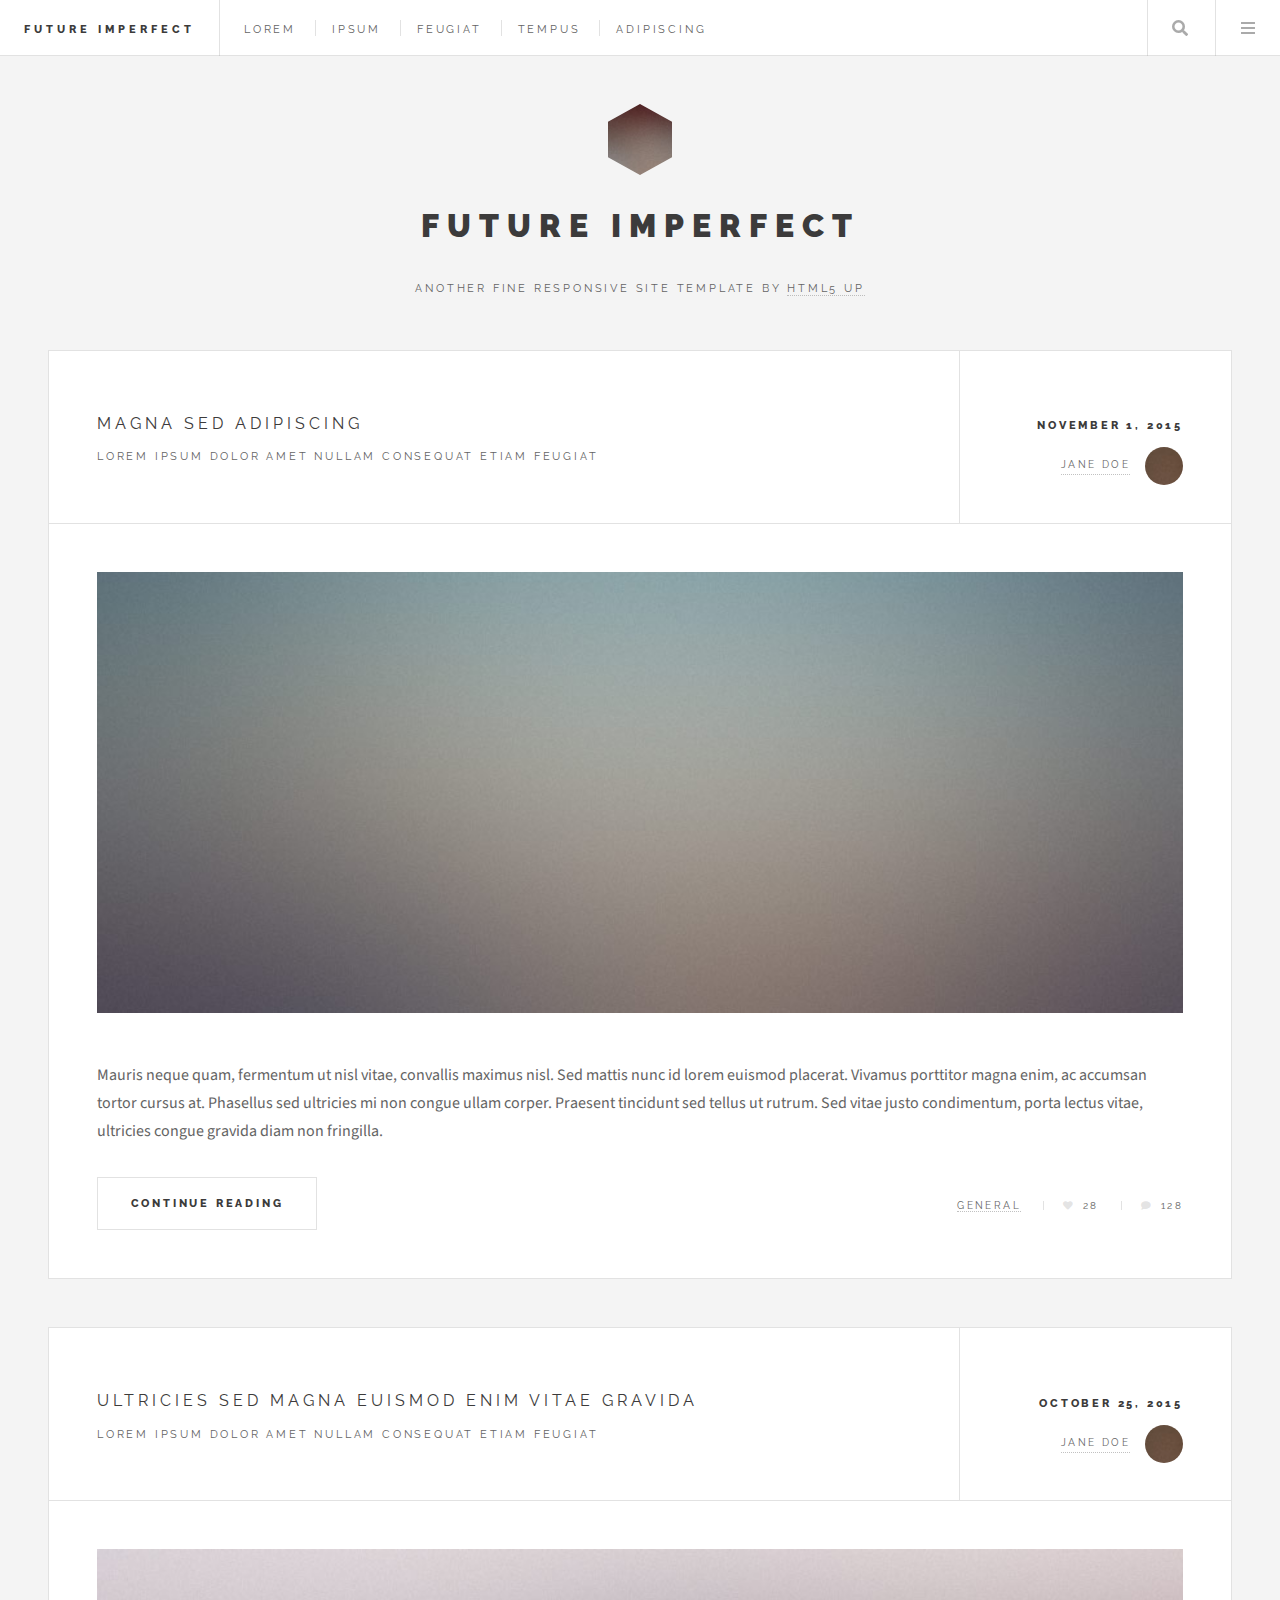
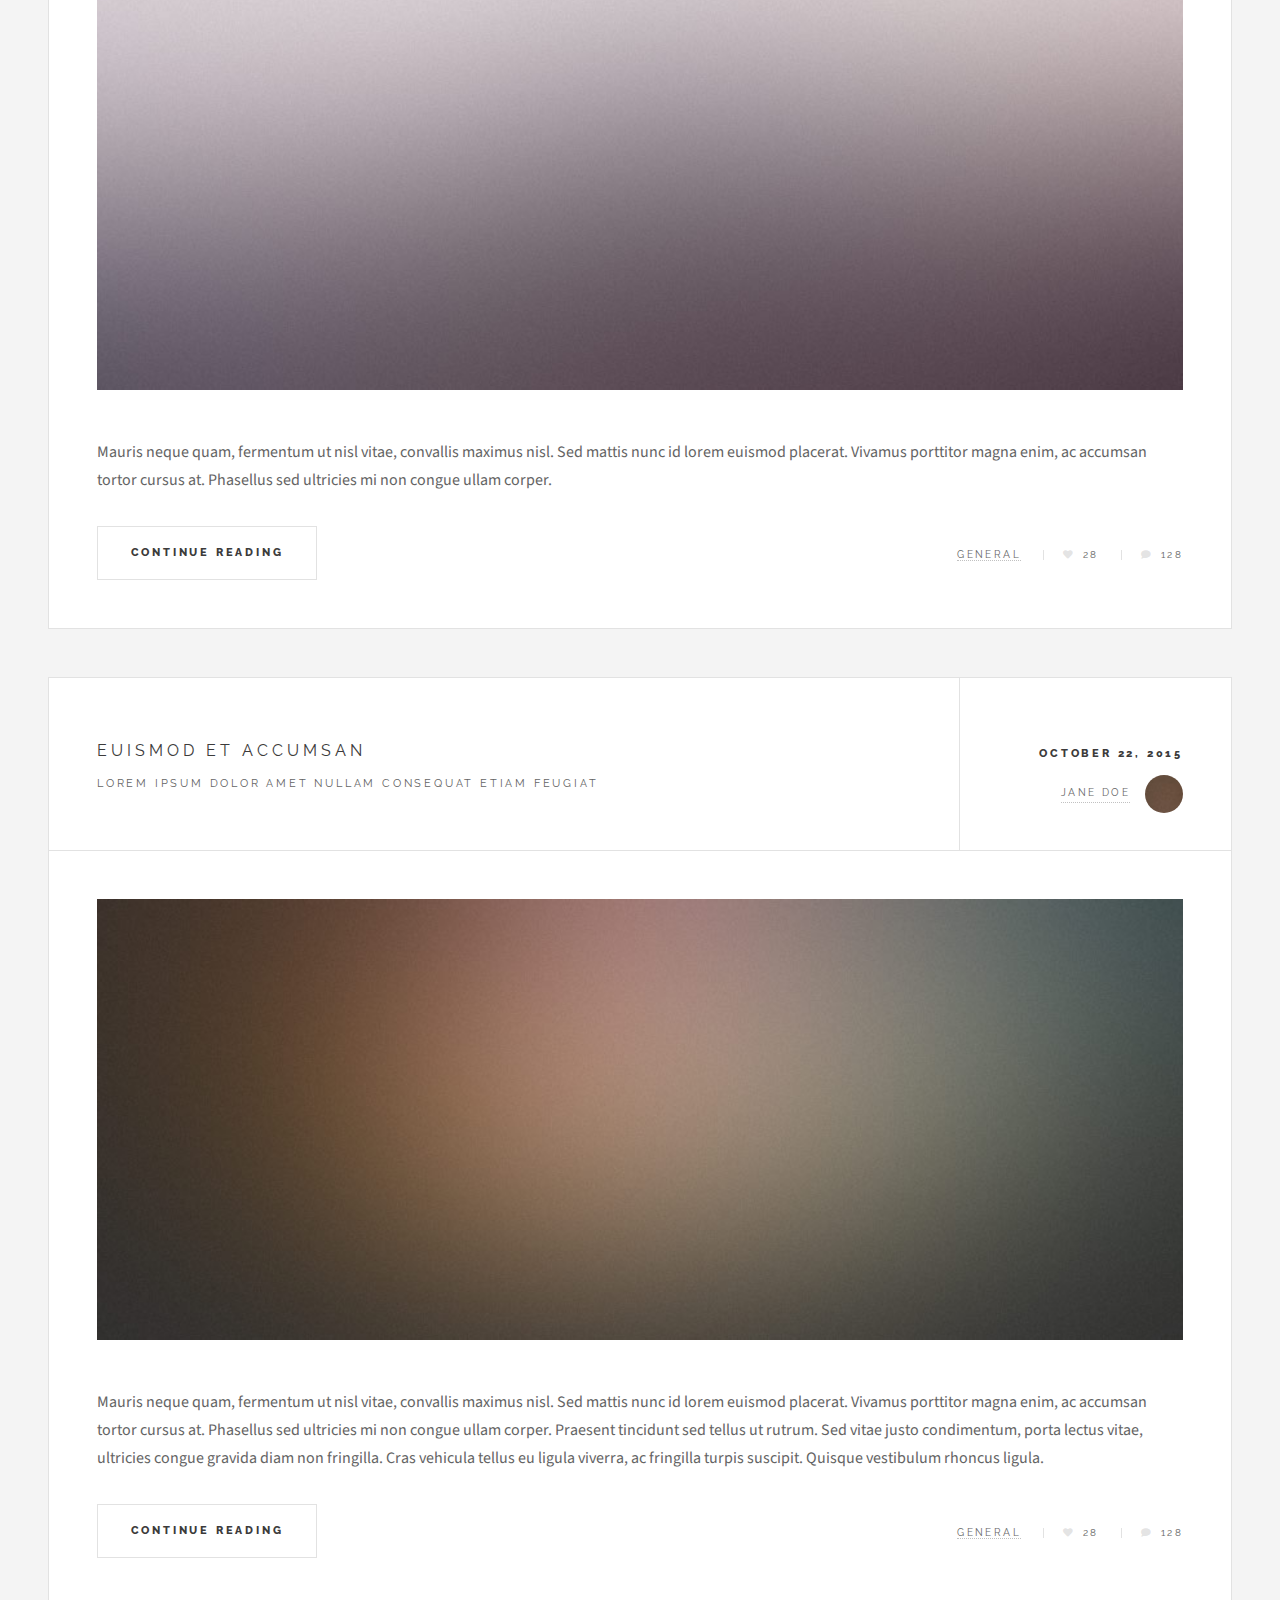
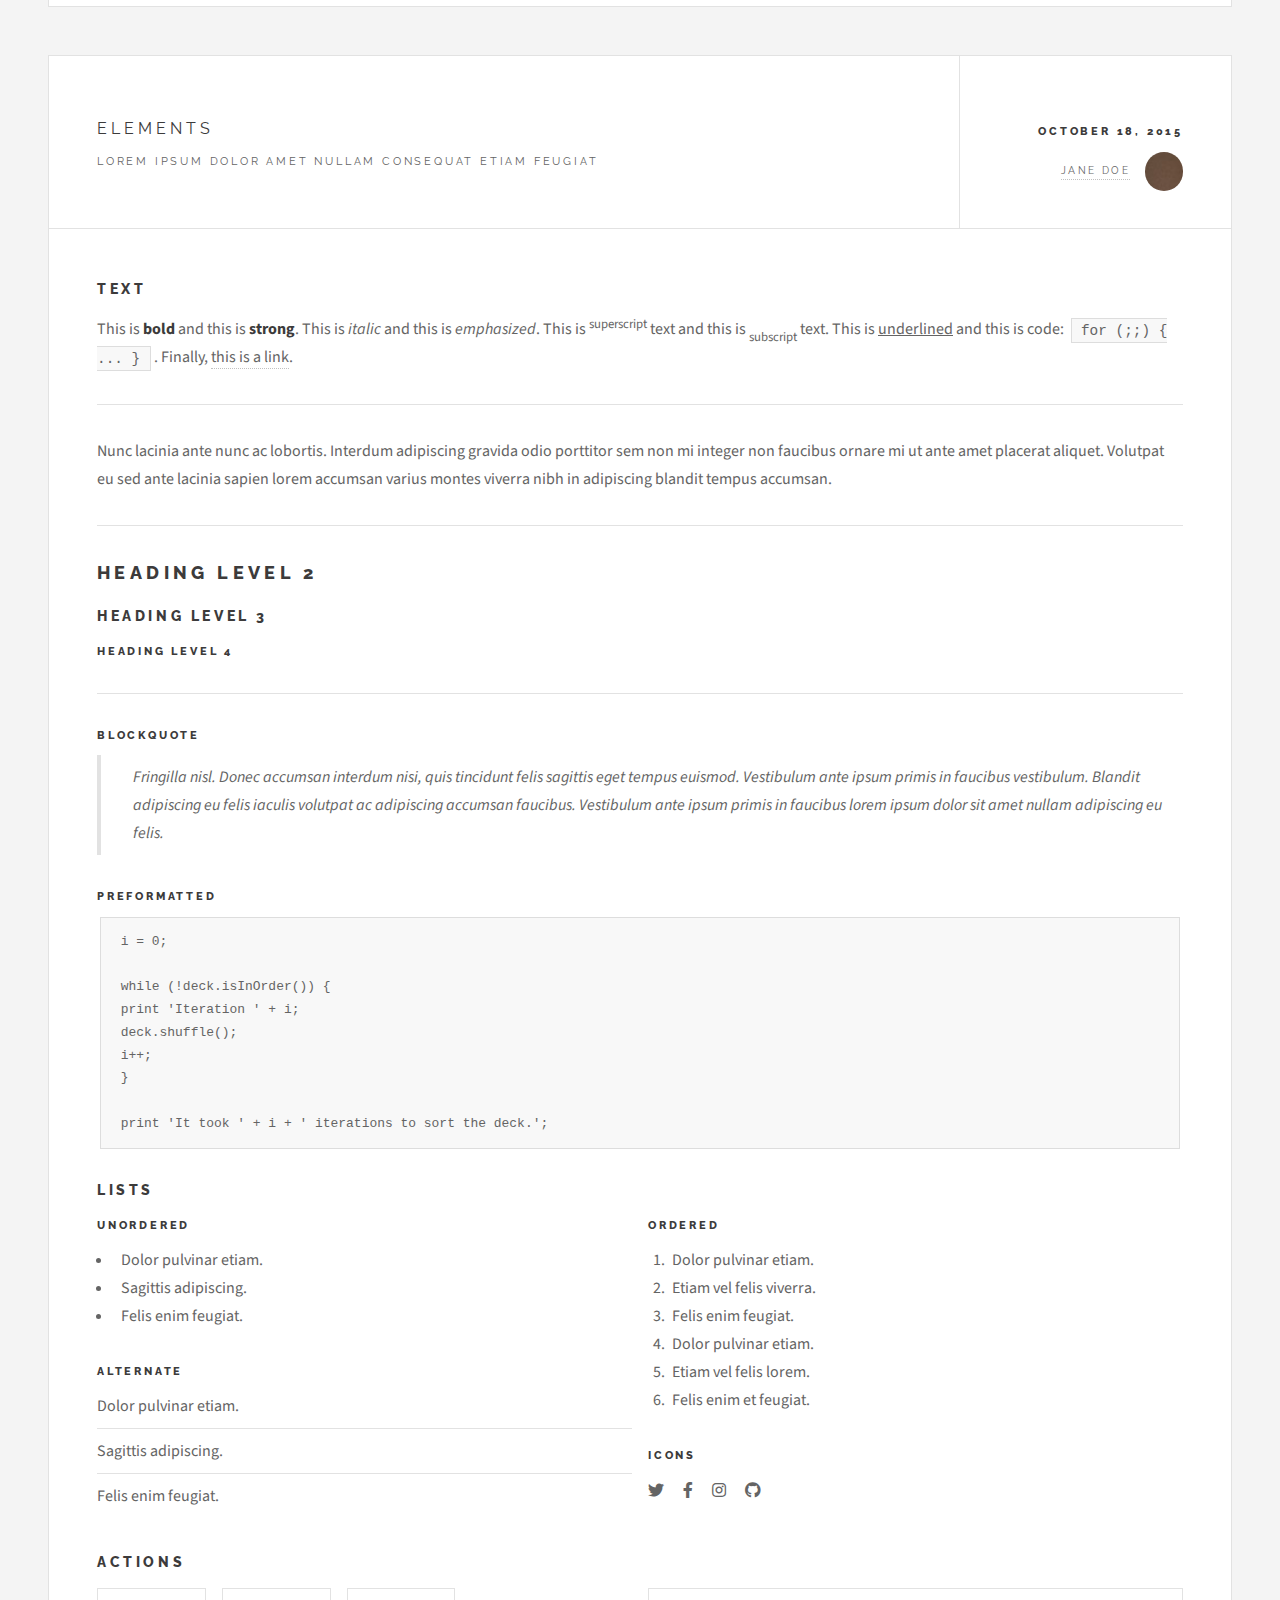
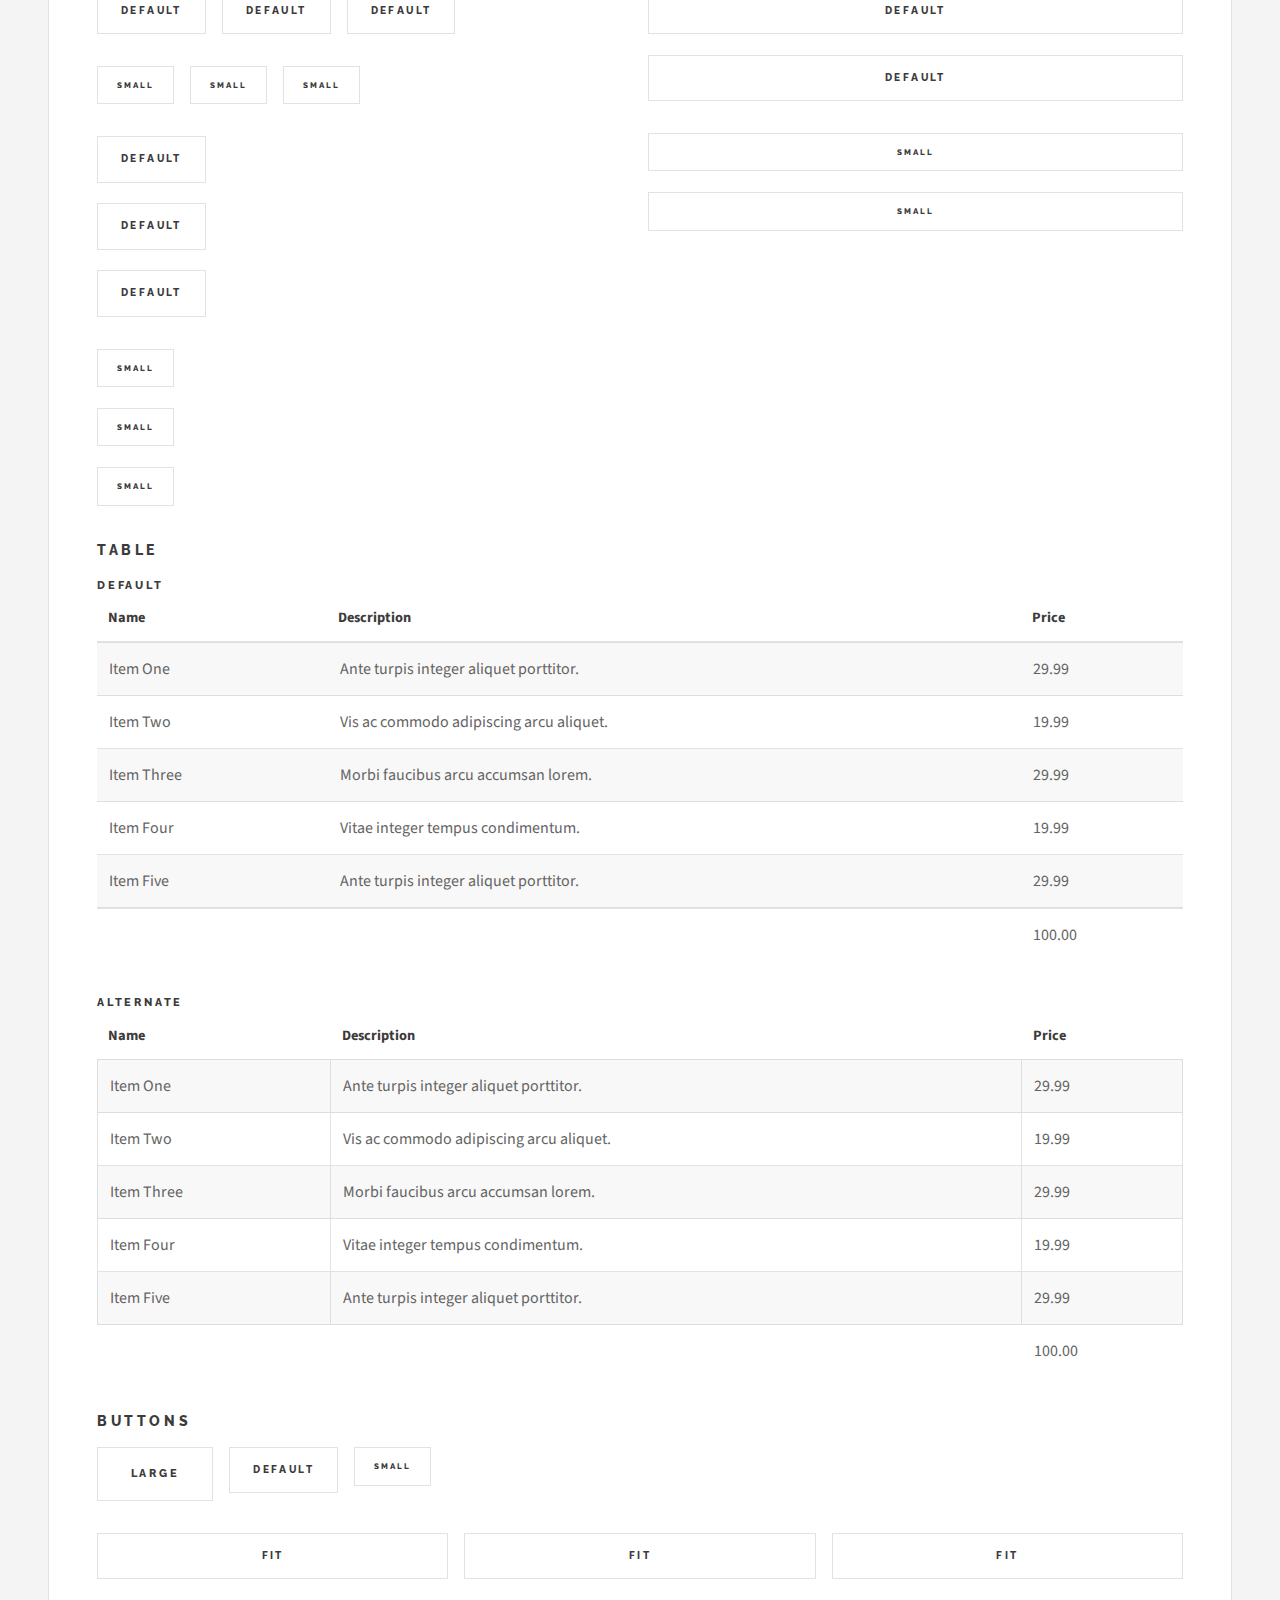
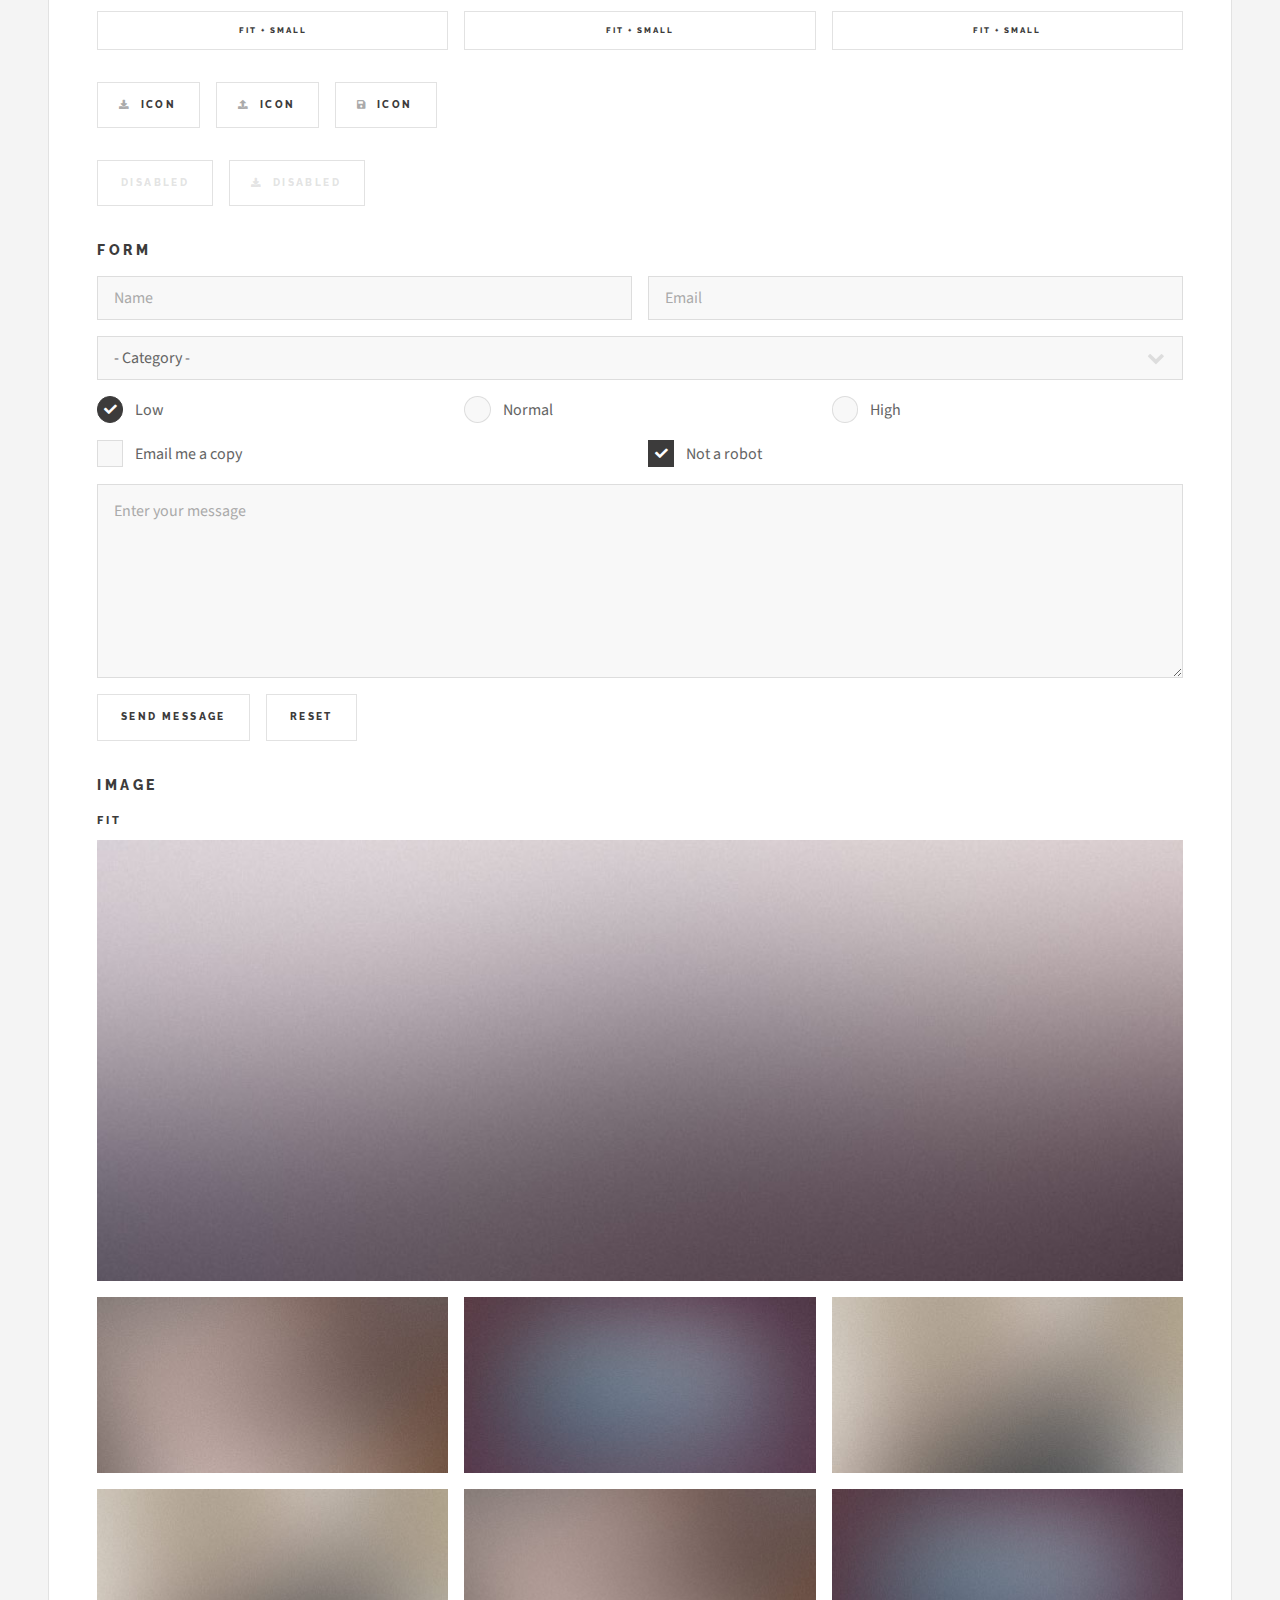
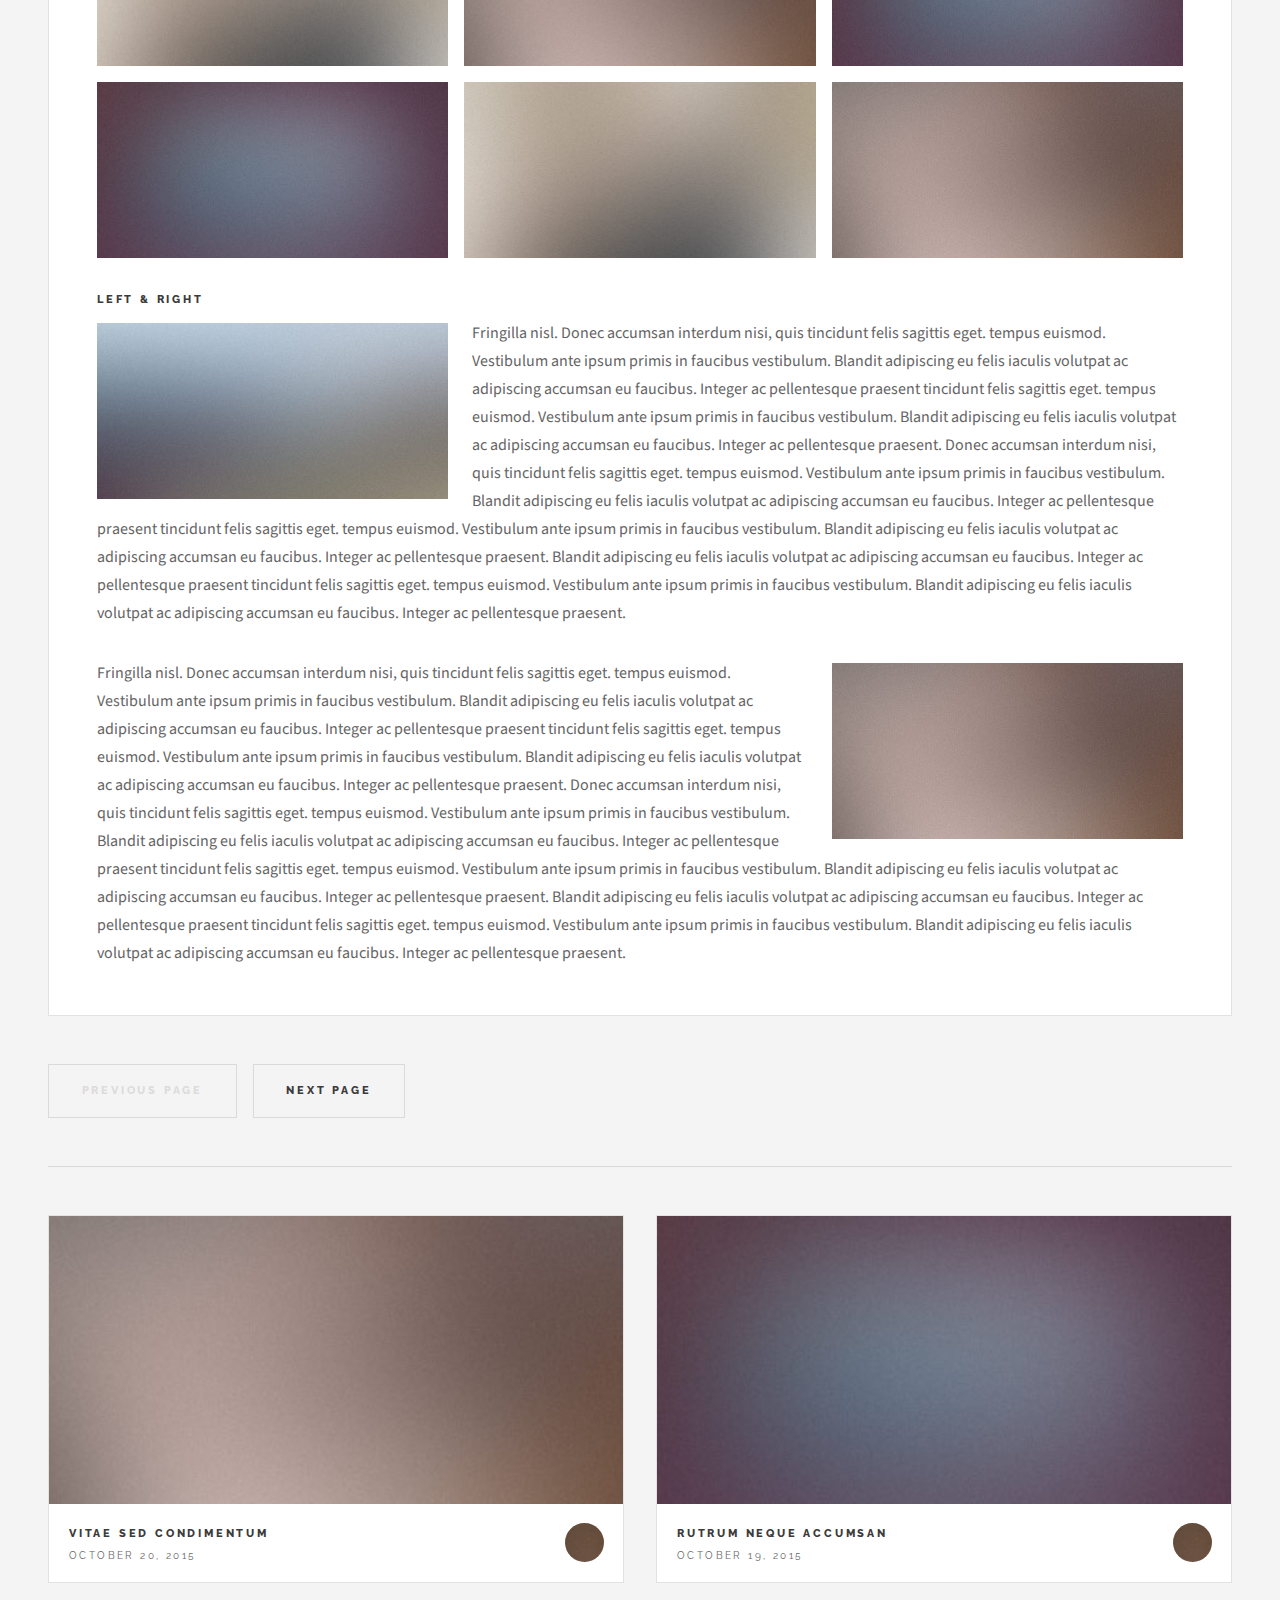
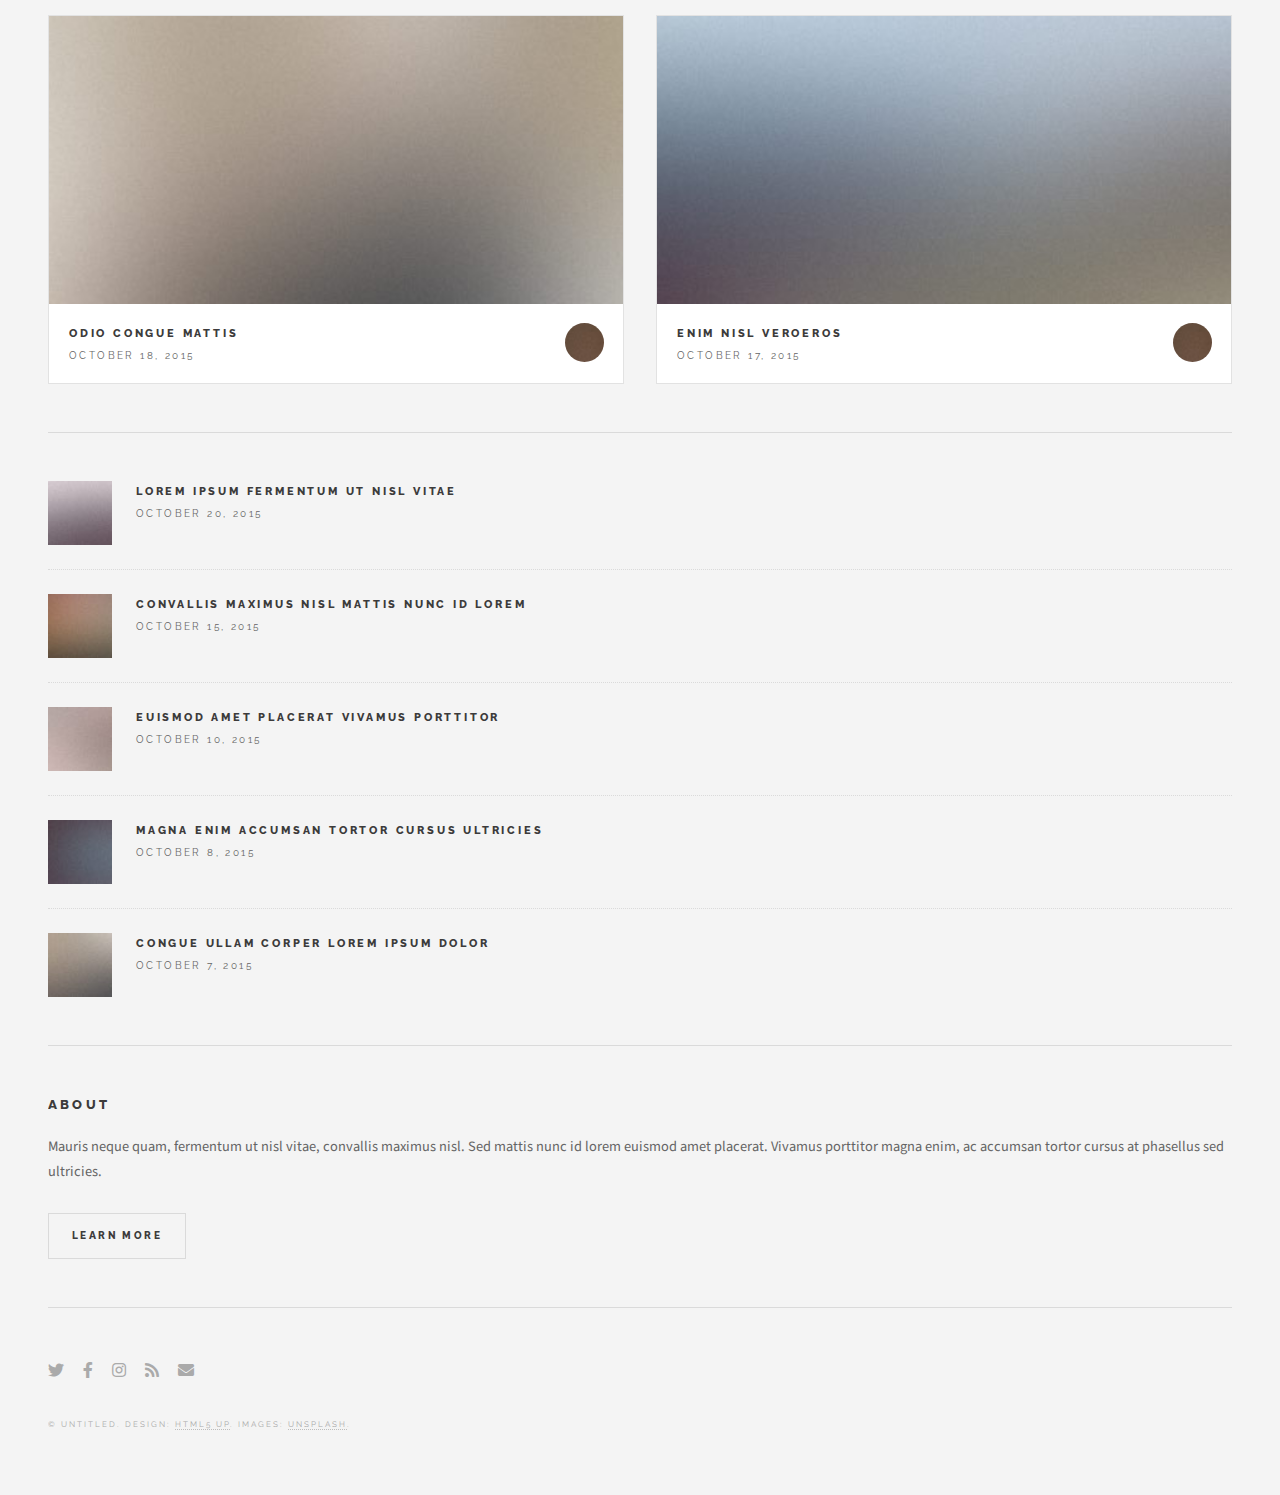
<file: home-template.html>
<!DOCTYPE HTML>
<!--
	Future Imperfect by HTML5 UP
	html5up.net | @ajlkn
	Free for personal and commercial use under the CCA 3.0 license (html5up.net/license)
-->
<html>
<head>
    <title>Future Imperfect by HTML5 UP</title>
    <meta charset="utf-8" />
    <meta name="viewport" content="width=device-width, initial-scale=1, user-scalable=no" />
    <link rel="stylesheet" href="assets/css/main.css" />
</head>
<body class="is-preload">

<!-- Wrapper -->
<div id="wrapper">

    <!-- Header -->
    <header id="header">
        <h1><a href="index.html">Future Imperfect</a></h1>
        <nav class="links">
            <ul>
                <li><a href="#">Lorem</a></li>
                <li><a href="#">Ipsum</a></li>
                <li><a href="#">Feugiat</a></li>
                <li><a href="#">Tempus</a></li>
                <li><a href="#">Adipiscing</a></li>
            </ul>
        </nav>
        <nav class="main">
            <ul>
                <li class="search">
                    <a class="fa-search" href="#search">Search</a>
                    <form id="search" method="get" action="#">
                        <input type="text" name="query" placeholder="Search" />
                    </form>
                </li>
                <li class="menu">
                    <a class="fa-bars" href="#menu">Menu</a>
                </li>
            </ul>
        </nav>
    </header>

    <!-- Menu -->
    <section id="menu">

        <!-- Search -->
        <section>
            <form class="search" method="get" action="#">
                <input type="text" name="query" placeholder="Search" />
            </form>
        </section>

        <!-- Links -->
        <section>
            <ul class="links">
                <li>
                    <a href="#">
                        <h3>Lorem ipsum</h3>
                        <p>Feugiat tempus veroeros dolor</p>
                    </a>
                </li>
                <li>
                    <a href="#">
                        <h3>Dolor sit amet</h3>
                        <p>Sed vitae justo condimentum</p>
                    </a>
                </li>
                <li>
                    <a href="#">
                        <h3>Feugiat veroeros</h3>
                        <p>Phasellus sed ultricies mi congue</p>
                    </a>
                </li>
                <li>
                    <a href="#">
                        <h3>Etiam sed consequat</h3>
                        <p>Porta lectus amet ultricies</p>
                    </a>
                </li>
            </ul>
        </section>

        <!-- Actions -->
        <section>
            <ul class="actions stacked">
                <li><a href="#" class="button large fit">Log In</a></li>
            </ul>
        </section>

    </section>

    <!-- Main -->
    <div id="main">

        <!-- Post -->
        <article class="post">
            <header>
                <div class="title">
                    <h2><a href="single.html">Magna sed adipiscing</a></h2>
                    <p>Lorem ipsum dolor amet nullam consequat etiam feugiat</p>
                </div>
                <div class="meta">
                    <time class="published" datetime="2015-11-01">November 1, 2015</time>
                    <a href="#" class="author"><span class="name">Jane Doe</span><img src="images/avatar.jpg" alt="" /></a>
                </div>
            </header>
            <a href="single.html" class="image featured"><img src="images/pic01.jpg" alt="" /></a>
            <p>Mauris neque quam, fermentum ut nisl vitae, convallis maximus nisl. Sed mattis nunc id lorem euismod placerat. Vivamus porttitor magna enim, ac accumsan tortor cursus at. Phasellus sed ultricies mi non congue ullam corper. Praesent tincidunt sed tellus ut rutrum. Sed vitae justo condimentum, porta lectus vitae, ultricies congue gravida diam non fringilla.</p>
            <footer>
                <ul class="actions">
                    <li><a href="single.html" class="button large">Continue Reading</a></li>
                </ul>
                <ul class="stats">
                    <li><a href="#">General</a></li>
                    <li><a href="#" class="icon solid fa-heart">28</a></li>
                    <li><a href="#" class="icon solid fa-comment">128</a></li>
                </ul>
            </footer>
        </article>

        <!-- Post -->
        <article class="post">
            <header>
                <div class="title">
                    <h2><a href="single.html">Ultricies sed magna euismod enim vitae gravida</a></h2>
                    <p>Lorem ipsum dolor amet nullam consequat etiam feugiat</p>
                </div>
                <div class="meta">
                    <time class="published" datetime="2015-10-25">October 25, 2015</time>
                    <a href="#" class="author"><span class="name">Jane Doe</span><img src="images/avatar.jpg" alt="" /></a>
                </div>
            </header>
            <a href="single.html" class="image featured"><img src="images/pic02.jpg" alt="" /></a>
            <p>Mauris neque quam, fermentum ut nisl vitae, convallis maximus nisl. Sed mattis nunc id lorem euismod placerat. Vivamus porttitor magna enim, ac accumsan tortor cursus at. Phasellus sed ultricies mi non congue ullam corper.</p>
            <footer>
                <ul class="actions">
                    <li><a href="single.html" class="button large">Continue Reading</a></li>
                </ul>
                <ul class="stats">
                    <li><a href="#">General</a></li>
                    <li><a href="#" class="icon solid fa-heart">28</a></li>
                    <li><a href="#" class="icon solid fa-comment">128</a></li>
                </ul>
            </footer>
        </article>

        <!-- Post -->
        <article class="post">
            <header>
                <div class="title">
                    <h2><a href="single.html">Euismod et accumsan</a></h2>
                    <p>Lorem ipsum dolor amet nullam consequat etiam feugiat</p>
                </div>
                <div class="meta">
                    <time class="published" datetime="2015-10-22">October 22, 2015</time>
                    <a href="#" class="author"><span class="name">Jane Doe</span><img src="images/avatar.jpg" alt="" /></a>
                </div>
            </header>
            <a href="single.html" class="image featured"><img src="images/pic03.jpg" alt="" /></a>
            <p>Mauris neque quam, fermentum ut nisl vitae, convallis maximus nisl. Sed mattis nunc id lorem euismod placerat. Vivamus porttitor magna enim, ac accumsan tortor cursus at. Phasellus sed ultricies mi non congue ullam corper. Praesent tincidunt sed tellus ut rutrum. Sed vitae justo condimentum, porta lectus vitae, ultricies congue gravida diam non fringilla. Cras vehicula tellus eu ligula viverra, ac fringilla turpis suscipit. Quisque vestibulum rhoncus ligula.</p>
            <footer>
                <ul class="actions">
                    <li><a href="single.html" class="button large">Continue Reading</a></li>
                </ul>
                <ul class="stats">
                    <li><a href="#">General</a></li>
                    <li><a href="#" class="icon solid fa-heart">28</a></li>
                    <li><a href="#" class="icon solid fa-comment">128</a></li>
                </ul>
            </footer>
        </article>

        <!-- Post -->

            <article class="post">
                <header>
                    <div class="title">
                        <h2><a href="#">Elements</a></h2>
                        <p>Lorem ipsum dolor amet nullam consequat etiam feugiat</p>
                    </div>
                    <div class="meta">
                        <time class="published" datetime="2015-10-18">October 18, 2015</time>
                        <a href="#" class="author"><span class="name">Jane Doe</span><img src="images/avatar.jpg" alt="" /></a>
                    </div>
                </header>

                <section>
                    <h3>Text</h3>
                    <p>This is <b>bold</b> and this is <strong>strong</strong>. This is <i>italic</i> and this is <em>emphasized</em>.
                    This is <sup>superscript</sup> text and this is <sub>subscript</sub> text.
                    This is <u>underlined</u> and this is code: <code>for (;;) { ... }</code>. Finally, <a href="#">this is a link</a>.</p>
                    <hr />
                    <p>Nunc lacinia ante nunc ac lobortis. Interdum adipiscing gravida odio porttitor sem non mi integer non faucibus ornare mi ut ante amet placerat aliquet. Volutpat eu sed ante lacinia sapien lorem accumsan varius montes viverra nibh in adipiscing blandit tempus accumsan.</p>
                    <hr />
                    <h2>Heading Level 2</h2>
                    <h3>Heading Level 3</h3>
                    <h4>Heading Level 4</h4>
                    <hr />
                    <h4>Blockquote</h4>
                    <blockquote>Fringilla nisl. Donec accumsan interdum nisi, quis tincidunt felis sagittis eget tempus euismod. Vestibulum ante ipsum primis in faucibus vestibulum. Blandit adipiscing eu felis iaculis volutpat ac adipiscing accumsan faucibus. Vestibulum ante ipsum primis in faucibus lorem ipsum dolor sit amet nullam adipiscing eu felis.</blockquote>
                    <h4>Preformatted</h4>
                    <pre><code>i = 0;

while (!deck.isInOrder()) {
print 'Iteration ' + i;
deck.shuffle();
i++;
}

print 'It took ' + i + ' iterations to sort the deck.';</code></pre>
                </section>

                <section>
                    <h3>Lists</h3>
                    <div class="row">
                        <div class="col-6 col-12-medium">
                            <h4>Unordered</h4>
                            <ul>
                                <li>Dolor pulvinar etiam.</li>
                                <li>Sagittis adipiscing.</li>
                                <li>Felis enim feugiat.</li>
                            </ul>
                            <h4>Alternate</h4>
                            <ul class="alt">
                                <li>Dolor pulvinar etiam.</li>
                                <li>Sagittis adipiscing.</li>
                                <li>Felis enim feugiat.</li>
                            </ul>
                        </div>
                        <div class="col-6 col-12-medium">
                            <h4>Ordered</h4>
                            <ol>
                                <li>Dolor pulvinar etiam.</li>
                                <li>Etiam vel felis viverra.</li>
                                <li>Felis enim feugiat.</li>
                                <li>Dolor pulvinar etiam.</li>
                                <li>Etiam vel felis lorem.</li>
                                <li>Felis enim et feugiat.</li>
                            </ol>
                            <h4>Icons</h4>
                            <ul class="icons">
                                <li><a href="#" class="icon brands fa-twitter"><span class="label">Twitter</span></a></li>
                                <li><a href="#" class="icon brands fa-facebook-f"><span class="label">Facebook</span></a></li>
                                <li><a href="#" class="icon brands fa-instagram"><span class="label">Instagram</span></a></li>
                                <li><a href="#" class="icon brands fa-github"><span class="label">Github</span></a></li>
                            </ul>
                        </div>
                    </div>
                    <h3>Actions</h3>
                    <div class="row">
                        <div class="col-6 col-12-medium">
                            <ul class="actions">
                                <li><a href="#" class="button">Default</a></li>
                                <li><a href="#" class="button">Default</a></li>
                                <li><a href="#" class="button">Default</a></li>
                            </ul>
                            <ul class="actions small">
                                <li><a href="#" class="button small">Small</a></li>
                                <li><a href="#" class="button small">Small</a></li>
                                <li><a href="#" class="button small">Small</a></li>
                            </ul>
                            <ul class="actions stacked">
                                <li><a href="#" class="button">Default</a></li>
                                <li><a href="#" class="button">Default</a></li>
                                <li><a href="#" class="button">Default</a></li>
                            </ul>
                            <ul class="actions stacked">
                                <li><a href="#" class="button small">Small</a></li>
                                <li><a href="#" class="button small">Small</a></li>
                                <li><a href="#" class="button small">Small</a></li>
                            </ul>
                        </div>
                        <div class="col-6 col-12-medium">
                            <ul class="actions stacked">
                                <li><a href="#" class="button fit">Default</a></li>
                                <li><a href="#" class="button fit">Default</a></li>
                            </ul>
                            <ul class="actions stacked">
                                <li><a href="#" class="button small fit">Small</a></li>
                                <li><a href="#" class="button small fit">Small</a></li>
                            </ul>
                        </div>
                    </div>
                </section>

                <section>
                    <h3>Table</h3>
                    <h4>Default</h4>
                    <div class="table-wrapper">
                        <table>
                            <thead>
                                <tr>
                                    <th>Name</th>
                                    <th>Description</th>
                                    <th>Price</th>
                                </tr>
                            </thead>
                            <tbody>
                                <tr>
                                    <td>Item One</td>
                                    <td>Ante turpis integer aliquet porttitor.</td>
                                    <td>29.99</td>
                                </tr>
                                <tr>
                                    <td>Item Two</td>
                                    <td>Vis ac commodo adipiscing arcu aliquet.</td>
                                    <td>19.99</td>
                                </tr>
                                <tr>
                                    <td>Item Three</td>
                                    <td> Morbi faucibus arcu accumsan lorem.</td>
                                    <td>29.99</td>
                                </tr>
                                <tr>
                                    <td>Item Four</td>
                                    <td>Vitae integer tempus condimentum.</td>
                                    <td>19.99</td>
                                </tr>
                                <tr>
                                    <td>Item Five</td>
                                    <td>Ante turpis integer aliquet porttitor.</td>
                                    <td>29.99</td>
                                </tr>
                            </tbody>
                            <tfoot>
                                <tr>
                                    <td colspan="2"></td>
                                    <td>100.00</td>
                                </tr>
                            </tfoot>
                        </table>
                    </div>

                    <h4>Alternate</h4>
                    <div class="table-wrapper">
                        <table class="alt">
                            <thead>
                                <tr>
                                    <th>Name</th>
                                    <th>Description</th>
                                    <th>Price</th>
                                </tr>
                            </thead>
                            <tbody>
                                <tr>
                                    <td>Item One</td>
                                    <td>Ante turpis integer aliquet porttitor.</td>
                                    <td>29.99</td>
                                </tr>
                                <tr>
                                    <td>Item Two</td>
                                    <td>Vis ac commodo adipiscing arcu aliquet.</td>
                                    <td>19.99</td>
                                </tr>
                                <tr>
                                    <td>Item Three</td>
                                    <td> Morbi faucibus arcu accumsan lorem.</td>
                                    <td>29.99</td>
                                </tr>
                                <tr>
                                    <td>Item Four</td>
                                    <td>Vitae integer tempus condimentum.</td>
                                    <td>19.99</td>
                                </tr>
                                <tr>
                                    <td>Item Five</td>
                                    <td>Ante turpis integer aliquet porttitor.</td>
                                    <td>29.99</td>
                                </tr>
                            </tbody>
                            <tfoot>
                                <tr>
                                    <td colspan="2"></td>
                                    <td>100.00</td>
                                </tr>
                            </tfoot>
                        </table>
                    </div>
                </section>

                <section>
                    <h3>Buttons</h3>
                    <ul class="actions">
                        <li><a href="#" class="button large">Large</a></li>
                        <li><a href="#" class="button">Default</a></li>
                        <li><a href="#" class="button small">Small</a></li>
                    </ul>
                    <ul class="actions fit">
                        <li><a href="#" class="button fit">Fit</a></li>
                        <li><a href="#" class="button fit">Fit</a></li>
                        <li><a href="#" class="button fit">Fit</a></li>
                    </ul>
                    <ul class="actions fit small">
                        <li><a href="#" class="button fit small">Fit + Small</a></li>
                        <li><a href="#" class="button fit small">Fit + Small</a></li>
                        <li><a href="#" class="button fit small">Fit + Small</a></li>
                    </ul>
                    <ul class="actions">
                        <li><a href="#" class="button icon solid fa-download">Icon</a></li>
                        <li><a href="#" class="button icon solid fa-upload">Icon</a></li>
                        <li><a href="#" class="button icon solid fa-save">Icon</a></li>
                    </ul>
                    <ul class="actions">
                        <li><span class="button disabled">Disabled</span></li>
                        <li><span class="button disabled icon solid fa-download">Disabled</span></li>
                    </ul>
                </section>

                <section>
                    <h3>Form</h3>
                    <form method="post" action="#">
                        <div class="row gtr-uniform">
                            <div class="col-6 col-12-xsmall">
                                <input type="text" name="demo-name" id="demo-name" value="" placeholder="Name" />
                            </div>
                            <div class="col-6 col-12-xsmall">
                                <input type="email" name="demo-email" id="demo-email" value="" placeholder="Email" />
                            </div>
                            <div class="col-12">
                                <select name="demo-category" id="demo-category">
                                    <option value="">- Category -</option>
                                    <option value="1">Manufacturing</option>
                                    <option value="1">Shipping</option>
                                    <option value="1">Administration</option>
                                    <option value="1">Human Resources</option>
                                </select>
                            </div>
                            <div class="col-4 col-12-small">
                                <input type="radio" id="demo-priority-low" name="demo-priority" checked>
                                <label for="demo-priority-low">Low</label>
                            </div>
                            <div class="col-4 col-12-small">
                                <input type="radio" id="demo-priority-normal" name="demo-priority">
                                <label for="demo-priority-normal">Normal</label>
                            </div>
                            <div class="col-4 col-12-small">
                                <input type="radio" id="demo-priority-high" name="demo-priority">
                                <label for="demo-priority-high">High</label>
                            </div>
                            <div class="col-6 col-12-small">
                                <input type="checkbox" id="demo-copy" name="demo-copy">
                                <label for="demo-copy">Email me a copy</label>
                            </div>
                            <div class="col-6 col-12-small">
                                <input type="checkbox" id="demo-human" name="demo-human" checked>
                                <label for="demo-human">Not a robot</label>
                            </div>
                            <div class="col-12">
                                <textarea name="demo-message" id="demo-message" placeholder="Enter your message" rows="6"></textarea>
                            </div>
                            <div class="col-12">
                                <ul class="actions">
                                    <li><input type="submit" value="Send Message" /></li>
                                    <li><input type="reset" value="Reset" /></li>
                                </ul>
                            </div>
                        </div>
                    </form>
                </section>

                <section>
                    <h3>Image</h3>
                    <h4>Fit</h4>
                    <div class="box alt">
                        <div class="row gtr-uniform">
                            <div class="col-12"><span class="image fit"><img src="images/pic02.jpg" alt="" /></span></div>
                            <div class="col-4"><span class="image fit"><img src="images/pic04.jpg" alt="" /></span></div>
                            <div class="col-4"><span class="image fit"><img src="images/pic05.jpg" alt="" /></span></div>
                            <div class="col-4"><span class="image fit"><img src="images/pic06.jpg" alt="" /></span></div>
                            <div class="col-4"><span class="image fit"><img src="images/pic06.jpg" alt="" /></span></div>
                            <div class="col-4"><span class="image fit"><img src="images/pic04.jpg" alt="" /></span></div>
                            <div class="col-4"><span class="image fit"><img src="images/pic05.jpg" alt="" /></span></div>
                            <div class="col-4"><span class="image fit"><img src="images/pic05.jpg" alt="" /></span></div>
                            <div class="col-4"><span class="image fit"><img src="images/pic06.jpg" alt="" /></span></div>
                            <div class="col-4"><span class="image fit"><img src="images/pic04.jpg" alt="" /></span></div>
                        </div>
                    </div>
                    <h4>Left &amp; Right</h4>
                    <p><span class="image left"><img src="images/pic07.jpg" alt="" /></span>Fringilla nisl. Donec accumsan interdum nisi, quis tincidunt felis sagittis eget. tempus euismod. Vestibulum ante ipsum primis in faucibus vestibulum. Blandit adipiscing eu felis iaculis volutpat ac adipiscing accumsan eu faucibus. Integer ac pellentesque praesent tincidunt felis sagittis eget. tempus euismod. Vestibulum ante ipsum primis in faucibus vestibulum. Blandit adipiscing eu felis iaculis volutpat ac adipiscing accumsan eu faucibus. Integer ac pellentesque praesent. Donec accumsan interdum nisi, quis tincidunt felis sagittis eget. tempus euismod. Vestibulum ante ipsum primis in faucibus vestibulum. Blandit adipiscing eu felis iaculis volutpat ac adipiscing accumsan eu faucibus. Integer ac pellentesque praesent tincidunt felis sagittis eget. tempus euismod. Vestibulum ante ipsum primis in faucibus vestibulum. Blandit adipiscing eu felis iaculis volutpat ac adipiscing accumsan eu faucibus. Integer ac pellentesque praesent. Blandit adipiscing eu felis iaculis volutpat ac adipiscing accumsan eu faucibus. Integer ac pellentesque praesent tincidunt felis sagittis eget. tempus euismod. Vestibulum ante ipsum primis in faucibus vestibulum. Blandit adipiscing eu felis iaculis volutpat ac adipiscing accumsan eu faucibus. Integer ac pellentesque praesent.</p>
                    <p><span class="image right"><img src="images/pic04.jpg" alt="" /></span>Fringilla nisl. Donec accumsan interdum nisi, quis tincidunt felis sagittis eget. tempus euismod. Vestibulum ante ipsum primis in faucibus vestibulum. Blandit adipiscing eu felis iaculis volutpat ac adipiscing accumsan eu faucibus. Integer ac pellentesque praesent tincidunt felis sagittis eget. tempus euismod. Vestibulum ante ipsum primis in faucibus vestibulum. Blandit adipiscing eu felis iaculis volutpat ac adipiscing accumsan eu faucibus. Integer ac pellentesque praesent. Donec accumsan interdum nisi, quis tincidunt felis sagittis eget. tempus euismod. Vestibulum ante ipsum primis in faucibus vestibulum. Blandit adipiscing eu felis iaculis volutpat ac adipiscing accumsan eu faucibus. Integer ac pellentesque praesent tincidunt felis sagittis eget. tempus euismod. Vestibulum ante ipsum primis in faucibus vestibulum. Blandit adipiscing eu felis iaculis volutpat ac adipiscing accumsan eu faucibus. Integer ac pellentesque praesent. Blandit adipiscing eu felis iaculis volutpat ac adipiscing accumsan eu faucibus. Integer ac pellentesque praesent tincidunt felis sagittis eget. tempus euismod. Vestibulum ante ipsum primis in faucibus vestibulum. Blandit adipiscing eu felis iaculis volutpat ac adipiscing accumsan eu faucibus. Integer ac pellentesque praesent.</p>
                </section>

            </article>

        <!-- Pagination -->
        <ul class="actions pagination">
            <li><a href="" class="disabled button large previous">Previous Page</a></li>
            <li><a href="#" class="button large next">Next Page</a></li>
        </ul>

    </div>

    <!-- Sidebar -->
    <section id="sidebar">

        <!-- Intro -->
        <section id="intro">
            <a href="#" class="logo"><img src="images/logo.jpg" alt="" /></a>
            <header>
                <h2>Future Imperfect</h2>
                <p>Another fine responsive site template by <a href="http://html5up.net">HTML5 UP</a></p>
            </header>
        </section>

        <!-- Mini Posts -->
        <section>
            <div class="mini-posts">

                <!-- Mini Post -->
                <article class="mini-post">
                    <header>
                        <h3><a href="single.html">Vitae sed condimentum</a></h3>
                        <time class="published" datetime="2015-10-20">October 20, 2015</time>
                        <a href="#" class="author"><img src="images/avatar.jpg" alt="" /></a>
                    </header>
                    <a href="single.html" class="image"><img src="images/pic04.jpg" alt="" /></a>
                </article>

                <!-- Mini Post -->
                <article class="mini-post">
                    <header>
                        <h3><a href="single.html">Rutrum neque accumsan</a></h3>
                        <time class="published" datetime="2015-10-19">October 19, 2015</time>
                        <a href="#" class="author"><img src="images/avatar.jpg" alt="" /></a>
                    </header>
                    <a href="single.html" class="image"><img src="images/pic05.jpg" alt="" /></a>
                </article>

                <!-- Mini Post -->
                <article class="mini-post">
                    <header>
                        <h3><a href="single.html">Odio congue mattis</a></h3>
                        <time class="published" datetime="2015-10-18">October 18, 2015</time>
                        <a href="#" class="author"><img src="images/avatar.jpg" alt="" /></a>
                    </header>
                    <a href="single.html" class="image"><img src="images/pic06.jpg" alt="" /></a>
                </article>

                <!-- Mini Post -->
                <article class="mini-post">
                    <header>
                        <h3><a href="single.html">Enim nisl veroeros</a></h3>
                        <time class="published" datetime="2015-10-17">October 17, 2015</time>
                        <a href="#" class="author"><img src="images/avatar.jpg" alt="" /></a>
                    </header>
                    <a href="single.html" class="image"><img src="images/pic07.jpg" alt="" /></a>
                </article>

            </div>
        </section>

        <!-- Posts List -->
        <section>
            <ul class="posts">
                <li>
                    <article>
                        <header>
                            <h3><a href="single.html">Lorem ipsum fermentum ut nisl vitae</a></h3>
                            <time class="published" datetime="2015-10-20">October 20, 2015</time>
                        </header>
                        <a href="single.html" class="image"><img src="images/pic08.jpg" alt="" /></a>
                    </article>
                </li>
                <li>
                    <article>
                        <header>
                            <h3><a href="single.html">Convallis maximus nisl mattis nunc id lorem</a></h3>
                            <time class="published" datetime="2015-10-15">October 15, 2015</time>
                        </header>
                        <a href="single.html" class="image"><img src="images/pic09.jpg" alt="" /></a>
                    </article>
                </li>
                <li>
                    <article>
                        <header>
                            <h3><a href="single.html">Euismod amet placerat vivamus porttitor</a></h3>
                            <time class="published" datetime="2015-10-10">October 10, 2015</time>
                        </header>
                        <a href="single.html" class="image"><img src="images/pic10.jpg" alt="" /></a>
                    </article>
                </li>
                <li>
                    <article>
                        <header>
                            <h3><a href="single.html">Magna enim accumsan tortor cursus ultricies</a></h3>
                            <time class="published" datetime="2015-10-08">October 8, 2015</time>
                        </header>
                        <a href="single.html" class="image"><img src="images/pic11.jpg" alt="" /></a>
                    </article>
                </li>
                <li>
                    <article>
                        <header>
                            <h3><a href="single.html">Congue ullam corper lorem ipsum dolor</a></h3>
                            <time class="published" datetime="2015-10-06">October 7, 2015</time>
                        </header>
                        <a href="single.html" class="image"><img src="images/pic12.jpg" alt="" /></a>
                    </article>
                </li>
            </ul>
        </section>

        <!-- About -->
        <section class="blurb">
            <h2>About</h2>
            <p>Mauris neque quam, fermentum ut nisl vitae, convallis maximus nisl. Sed mattis nunc id lorem euismod amet placerat. Vivamus porttitor magna enim, ac accumsan tortor cursus at phasellus sed ultricies.</p>
            <ul class="actions">
                <li><a href="#" class="button">Learn More</a></li>
            </ul>
        </section>

        <!-- Footer -->
        <section id="footer">
            <ul class="icons">
                <li><a href="#" class="icon brands fa-twitter"><span class="label">Twitter</span></a></li>
                <li><a href="#" class="icon brands fa-facebook-f"><span class="label">Facebook</span></a></li>
                <li><a href="#" class="icon brands fa-instagram"><span class="label">Instagram</span></a></li>
                <li><a href="#" class="icon solid fa-rss"><span class="label">RSS</span></a></li>
                <li><a href="#" class="icon solid fa-envelope"><span class="label">Email</span></a></li>
            </ul>
            <p class="copyright">&copy; Untitled. Design: <a href="http://html5up.net">HTML5 UP</a>. Images: <a href="http://unsplash.com">Unsplash</a>.</p>
        </section>

    </section>

</div>

<!-- Scripts -->
<script src="assets/js/jquery.min.js"></script>
<script src="assets/js/browser.min.js"></script>
<script src="assets/js/breakpoints.min.js"></script>
<script src="assets/js/util.js"></script>
<script src="assets/js/main.js"></script>

</body>
</html>
</file>
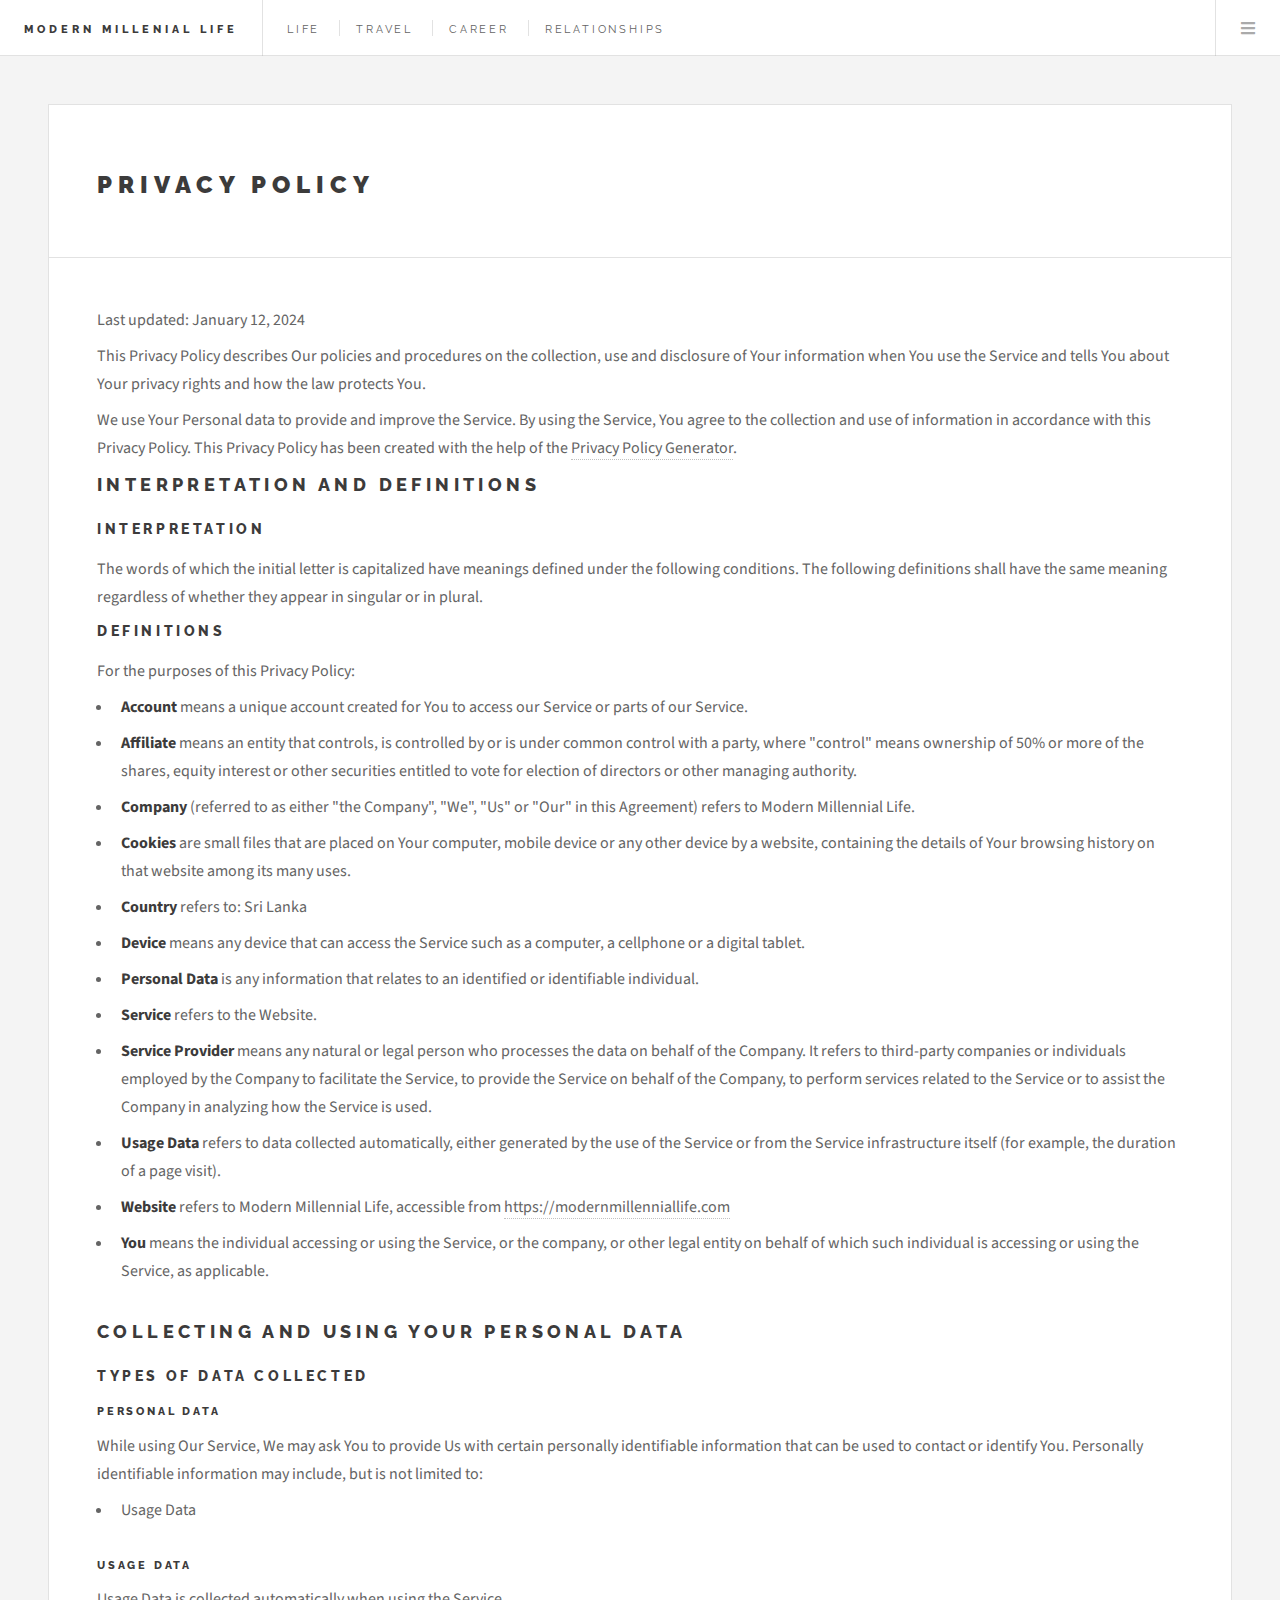
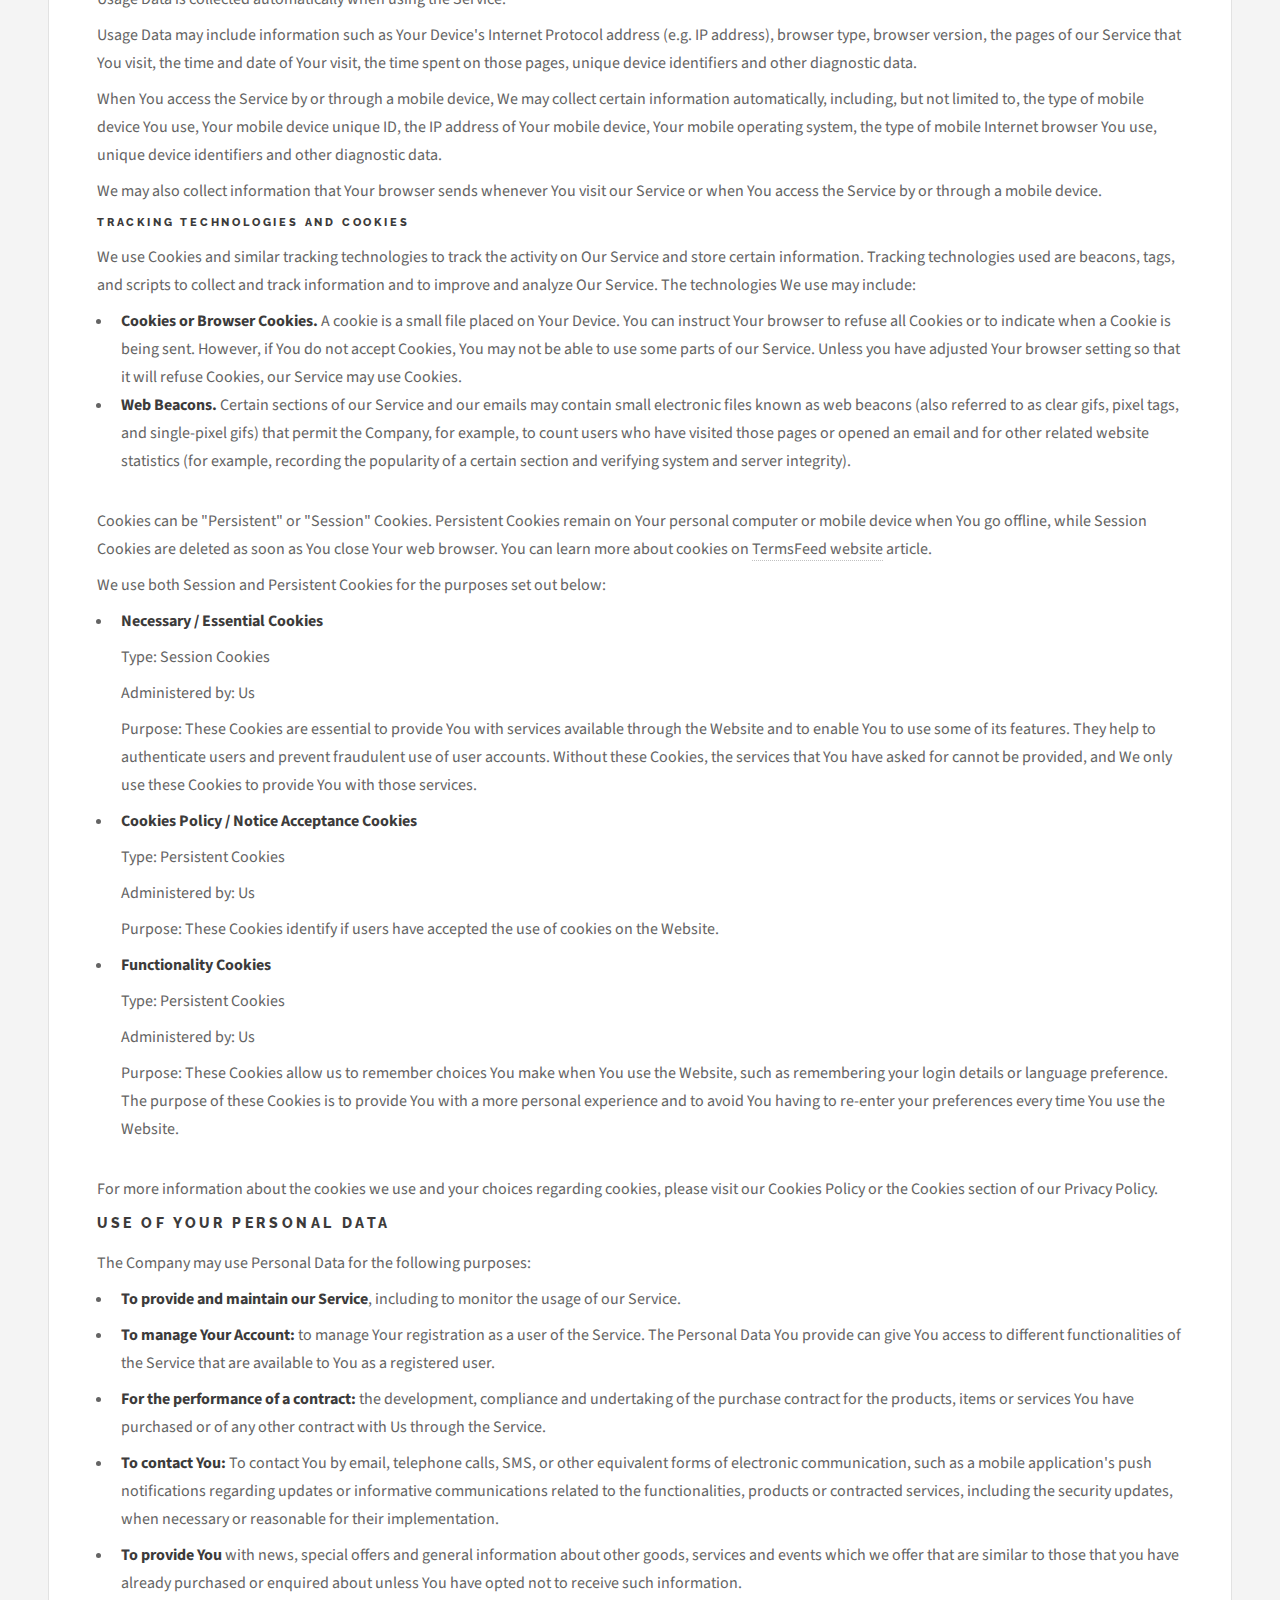
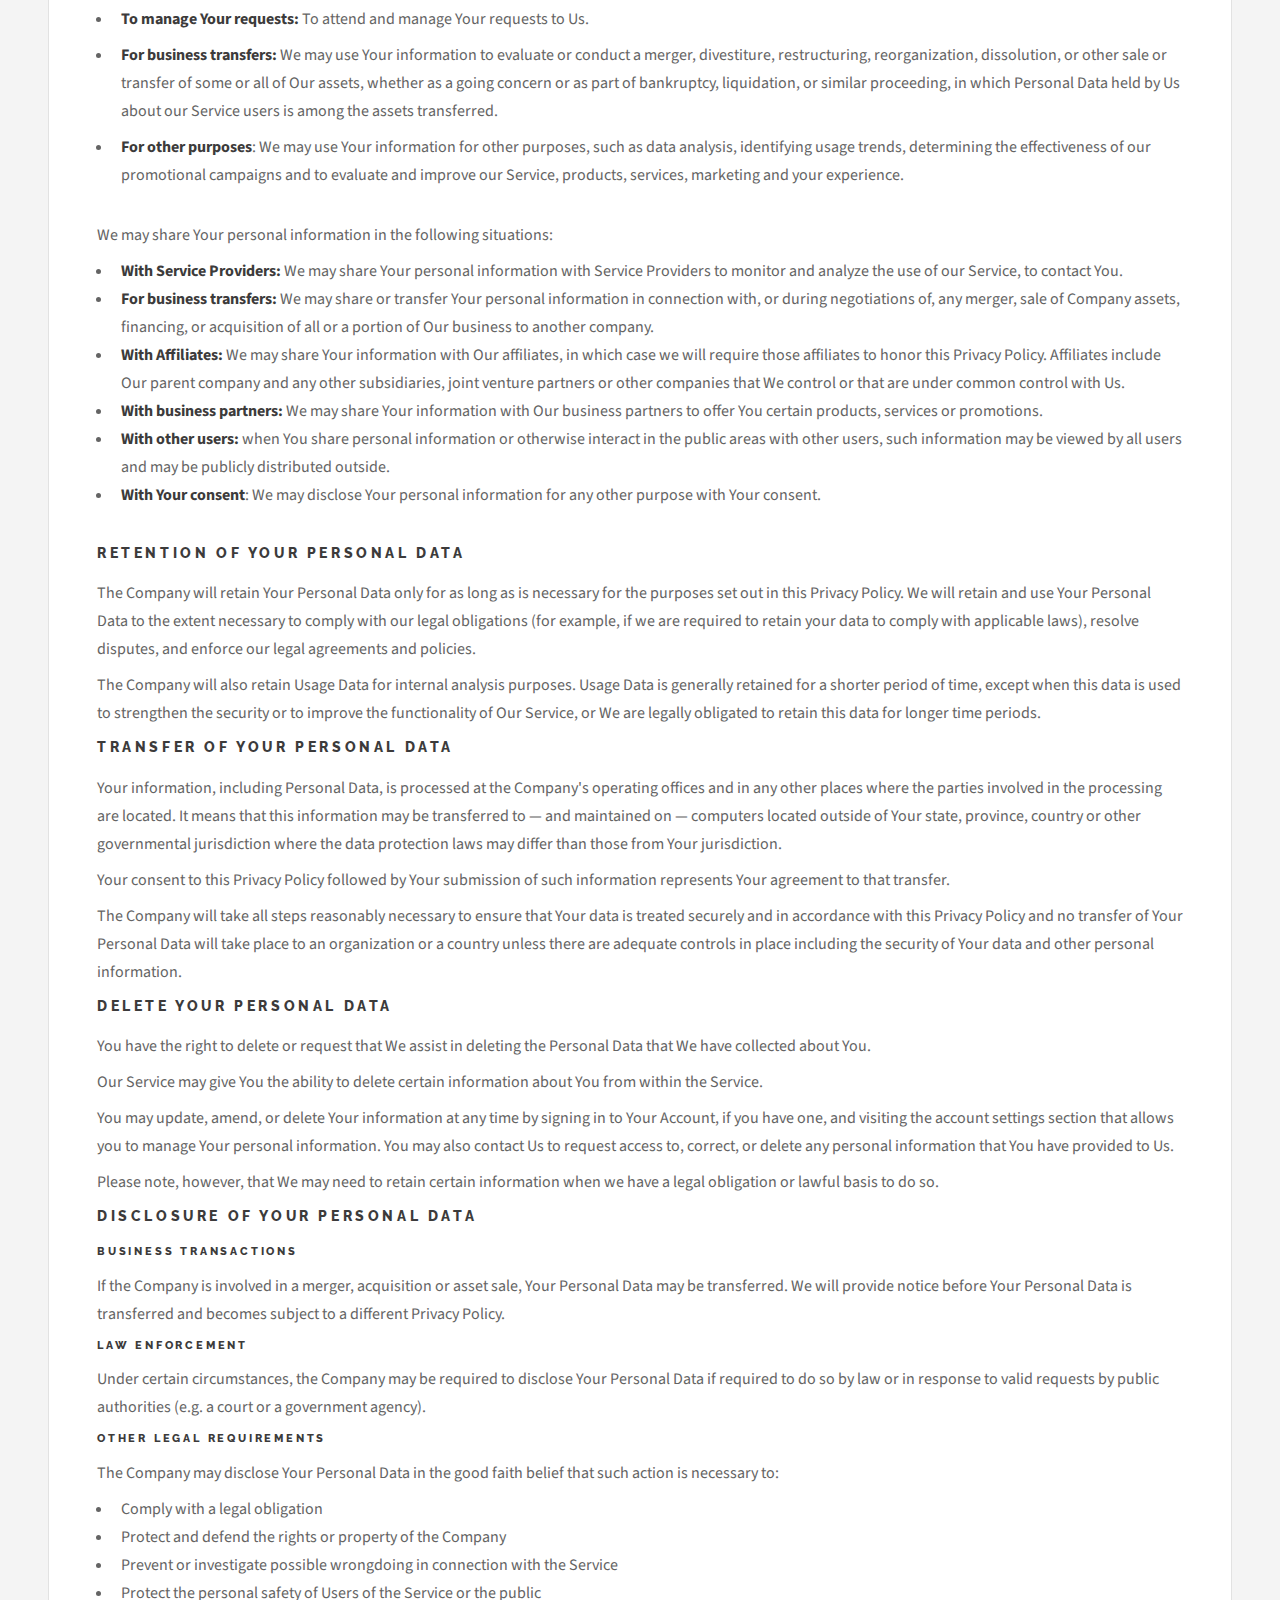
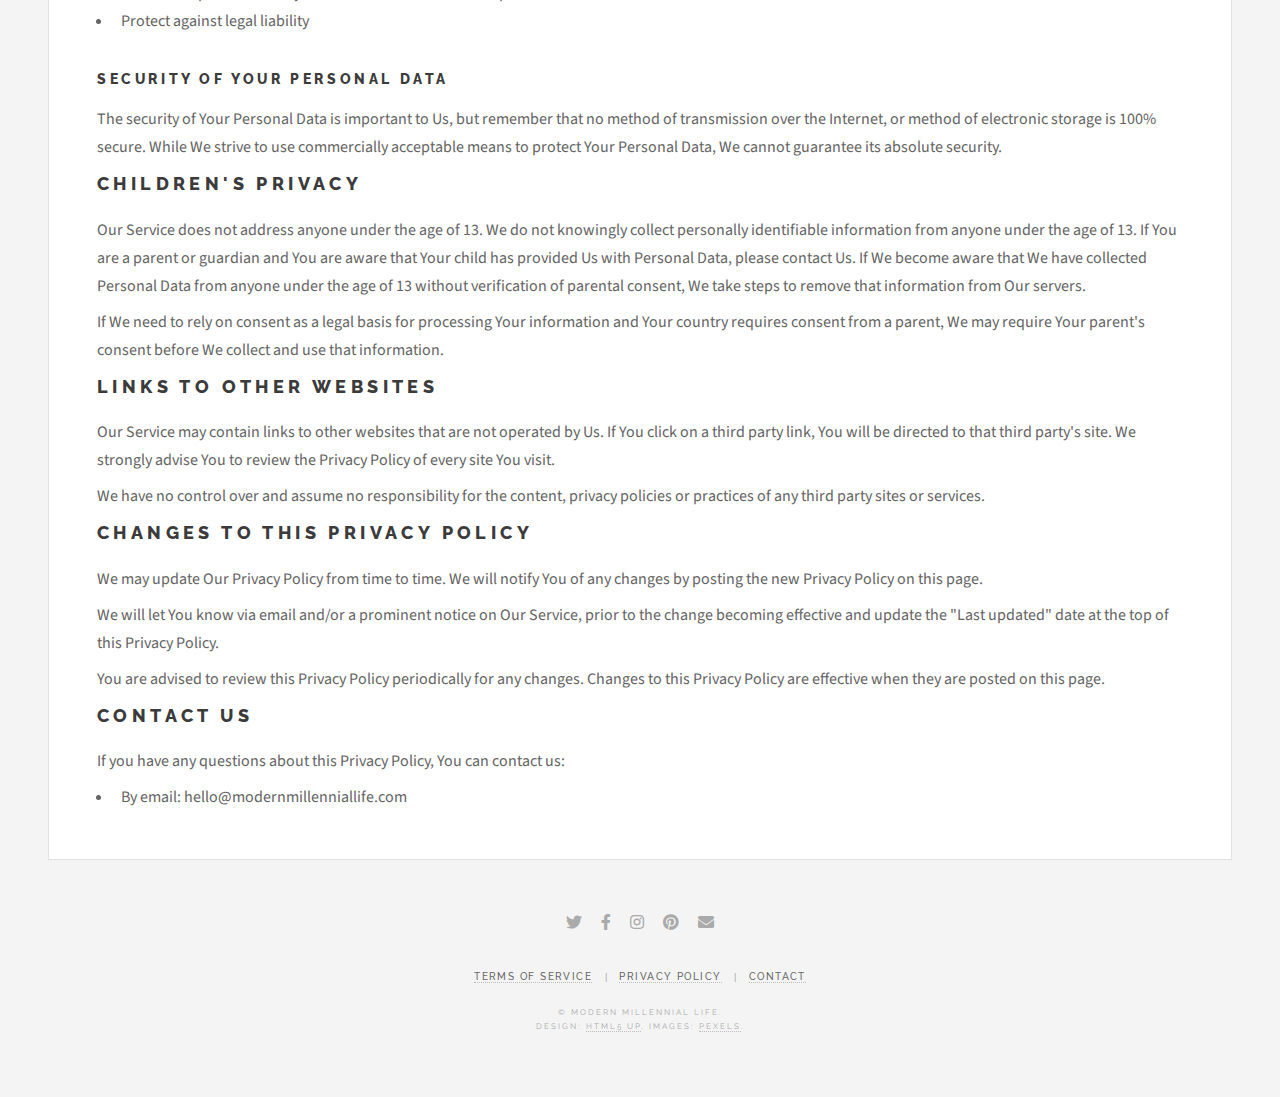
<file: privacy-policy.html>
<!DOCTYPE html>
<html lang="en">
    <head>
        <!-- Google tag (gtag.js) -->
        <script async src="https://www.googletagmanager.com/gtag/js?id=G-XWXCYX78DE"></script>
        <script>
            window.dataLayer = window.dataLayer || [];
            function gtag(){dataLayer.push(arguments);}
            gtag('js', new Date());
            
            gtag('config', 'G-XWXCYX78DE');
        </script>
        <title>Privacy Policy</title>
        <link rel="icon" type="image/x-icon" href="images/fav/favicon.ico">
        <link rel="apple-touch-icon" sizes="180x180" href="images/fav/apple-touch-icon.png">
        <link rel="icon" type="image/png" sizes="32x32" href="images/fav/favicon-32x32.png">
        <link rel="icon" type="image/png" sizes="16x16" href="images/fav/favicon-16x16.png">
        <link rel="mask-icon" href="images/fav/safari-pinned-tab.svg" color="#5bbad5">
        <meta name="msapplication-TileColor" content="#da532c">
        <meta name="theme-color" content="#ffffff">
        <meta charset="utf-8" />
        <meta name="viewport" content="width=device-width, initial-scale=1" />
        <meta name="description" content="Your privacy is our priority. Explore our privacy policy to understand your rights and how we safeguard your information.">
        <meta name="keywords" content="privacy policy, data privacy, personal information, data collection, data use, data protection, user rights, opt-out, cookies, security">
        <meta name="author" content="Hasara Munasinghe">
        <meta name="robots" content="index,follow">
        <link rel="stylesheet" href="assets/css/main-min.css" />
    </head>
    <body>
        <body class="single is-preload">
            <!-- Wrapper -->
            <div id="wrapper">
                <!-- Header -->
                <header id="header">
                    <h1><a href="index.html" aria-label="Visit home page">Modern Millenial Life</a></h1>
                    <nav class="links">
                        <ul>
                            <li><a href="#" aria-label="No navigation yet">Life</a></li>
                            <li><a href="#" aria-label="No navigation yet">Travel</a></li>
                            <li><a href="#" aria-label="No navigation yet">Career</a></li>
                            <li><a href="#" aria-label="No navigation yet">Relationships</a></li>
                        </ul>
                    </nav>
                    <nav class="main">
                        <ul>
                            <li class="menu">
                                <a class="fa-bars" href="#menu">Menu</a>
                            </li>
                        </ul>
                    </nav>
                </header>
                <!-- Menu -->
                <section id="menu">
                    <!-- Links -->
                    <section>
                        <ul class="links">
                            <li>
                                <a href="#" aria-label="No navigation yet">
                                    <h3>Life</h3>
                                </a>
                            </li>
                            <li>
                                <a href="#" aria-label="No navigation yet">
                                    <h3>Travel</h3>
                                </a>
                            </li>
                            <li>
                                <a href="#" aria-label="No navigation yet">
                                    <h3>Career</h3>
                                </a>
                            </li>
                            <li>
                                <a href="#" aria-label="No navigation yet">
                                    <h3>Relationships</h3>
                                </a>
                            </li>
                        </ul>
                    </section>
                </section>
                <!-- Main -->
                <div id="main" class="privacy">
                    <article class="post">
                        <header>
                            <div class="title">
                                <h1><a href="#" aria-label="Terms and Conditions">Privacy Policy</a></h1>
                            </div>
                        </header>
                        <p>Last updated: January 12, 2024</p>
                        <p>This Privacy Policy describes Our policies and procedures on the collection, use and disclosure of Your information
                            when You use the Service and tells You about Your privacy rights and how the law protects You.
                        </p>
                        <p>We use Your Personal data to provide and improve the Service. By using the Service, You agree to the collection and
                            use of information in accordance with this Privacy Policy. This Privacy Policy has been created with the help of the
                            <a href="https://www.termsfeed.com/privacy-policy-generator/" target="_blank">Privacy Policy Generator</a>.
                        </p>
                        <h2>Interpretation and Definitions</h2>
                        <h3>Interpretation</h3>
                        <p>The words of which the initial letter is capitalized have meanings defined under the following conditions. The
                            following definitions shall have the same meaning regardless of whether they appear in singular or in plural.
                        </p>
                        <h3>Definitions</h3>
                        <p>For the purposes of this Privacy Policy:</p>
                        <ul>
                            <li>
                                <p><strong>Account</strong> means a unique account created for You to access our Service or parts of our
                                    Service.
                                </p>
                            </li>
                            <li>
                                <p><strong>Affiliate</strong> means an entity that controls, is controlled by or is under common control with a
                                    party, where &quot;control&quot; means ownership of 50% or more of the shares, equity interest or other
                                    securities entitled to vote for election of directors or other managing authority.
                                </p>
                            </li>
                            <li>
                                <p><strong>Company</strong> (referred to as either &quot;the Company&quot;, &quot;We&quot;, &quot;Us&quot; or
                                    &quot;Our&quot; in this Agreement) refers to Modern Millennial Life.
                                </p>
                            </li>
                            <li>
                                <p><strong>Cookies</strong> are small files that are placed on Your computer, mobile device or any other device
                                    by a website, containing the details of Your browsing history on that website among its many uses.
                                </p>
                            </li>
                            <li>
                                <p><strong>Country</strong> refers to: Sri Lanka</p>
                            </li>
                            <li>
                                <p><strong>Device</strong> means any device that can access the Service such as a computer, a cellphone or a
                                    digital tablet.
                                </p>
                            </li>
                            <li>
                                <p><strong>Personal Data</strong> is any information that relates to an identified or identifiable individual.
                                </p>
                            </li>
                            <li>
                                <p><strong>Service</strong> refers to the Website.</p>
                            </li>
                            <li>
                                <p><strong>Service Provider</strong> means any natural or legal person who processes the data on behalf of the
                                    Company. It refers to third-party companies or individuals employed by the Company to facilitate the
                                    Service, to provide the Service on behalf of the Company, to perform services related to the Service or to
                                    assist the Company in analyzing how the Service is used.
                                </p>
                            </li>
                            <li>
                                <p><strong>Usage Data</strong> refers to data collected automatically, either generated by the use of the
                                    Service or from the Service infrastructure itself (for example, the duration of a page visit).
                                </p>
                            </li>
                            <li>
                                <p><strong>Website</strong> refers to Modern Millennial Life, accessible from <a
                                    href="https://modernmillenniallife.com" rel="external nofollow noopener" target="_blank">https://modernmillenniallife.com</a>
                                </p>
                            </li>
                            <li>
                                <p><strong>You</strong> means the individual accessing or using the Service, or the company, or other legal
                                    entity on behalf of which such individual is accessing or using the Service, as applicable.
                                </p>
                            </li>
                        </ul>
                        <h2>Collecting and Using Your Personal Data</h2>
                        <h3>Types of Data Collected</h3>
                        <h4>Personal Data</h4>
                        <p>While using Our Service, We may ask You to provide Us with certain personally identifiable information that can be
                            used to contact or identify You. Personally identifiable information may include, but is not limited to:
                        </p>
                        <ul>
                            <li>Usage Data</li>
                        </ul>
                        <h4>Usage Data</h4>
                        <p>Usage Data is collected automatically when using the Service.</p>
                        <p>Usage Data may include information such as Your Device's Internet Protocol address (e.g. IP address), browser type,
                            browser version, the pages of our Service that You visit, the time and date of Your visit, the time spent on those
                            pages, unique device identifiers and other diagnostic data.
                        </p>
                        <p>When You access the Service by or through a mobile device, We may collect certain information automatically,
                            including, but not limited to, the type of mobile device You use, Your mobile device unique ID, the IP address of
                            Your mobile device, Your mobile operating system, the type of mobile Internet browser You use, unique device
                            identifiers and other diagnostic data.
                        </p>
                        <p>We may also collect information that Your browser sends whenever You visit our Service or when You access the Service
                            by or through a mobile device.
                        </p>
                        <h4>Tracking Technologies and Cookies</h4>
                        <p>We use Cookies and similar tracking technologies to track the activity on Our Service and store certain information.
                            Tracking technologies used are beacons, tags, and scripts to collect and track information and to improve and
                            analyze Our Service. The technologies We use may include:
                        </p>
                        <ul>
                            <li><strong>Cookies or Browser Cookies.</strong> A cookie is a small file placed on Your Device. You can instruct
                                Your browser to refuse all Cookies or to indicate when a Cookie is being sent. However, if You do not accept
                                Cookies, You may not be able to use some parts of our Service. Unless you have adjusted Your browser setting so
                                that it will refuse Cookies, our Service may use Cookies.
                            </li>
                            <li><strong>Web Beacons.</strong> Certain sections of our Service and our emails may contain small electronic files
                                known as web beacons (also referred to as clear gifs, pixel tags, and single-pixel gifs) that permit the
                                Company, for example, to count users who have visited those pages or opened an email and for other related
                                website statistics (for example, recording the popularity of a certain section and verifying system and server
                                integrity).
                            </li>
                        </ul>
                        <p>Cookies can be &quot;Persistent&quot; or &quot;Session&quot; Cookies. Persistent Cookies remain on Your personal
                            computer or mobile device when You go offline, while Session Cookies are deleted as soon as You close Your web
                            browser. You can learn more about cookies on <a href="https://www.termsfeed.com/blog/cookies/#What_Are_Cookies"
                                target="_blank">TermsFeed website</a> article.
                        </p>
                        <p>We use both Session and Persistent Cookies for the purposes set out below:</p>
                        <ul>
                            <li>
                                <p><strong>Necessary / Essential Cookies</strong></p>
                                <p>Type: Session Cookies</p>
                                <p>Administered by: Us</p>
                                <p>Purpose: These Cookies are essential to provide You with services available through the Website and to enable
                                    You to use some of its features. They help to authenticate users and prevent fraudulent use of user
                                    accounts. Without these Cookies, the services that You have asked for cannot be provided, and We only use
                                    these Cookies to provide You with those services.
                                </p>
                            </li>
                            <li>
                                <p><strong>Cookies Policy / Notice Acceptance Cookies</strong></p>
                                <p>Type: Persistent Cookies</p>
                                <p>Administered by: Us</p>
                                <p>Purpose: These Cookies identify if users have accepted the use of cookies on the Website.</p>
                            </li>
                            <li>
                                <p><strong>Functionality Cookies</strong></p>
                                <p>Type: Persistent Cookies</p>
                                <p>Administered by: Us</p>
                                <p>Purpose: These Cookies allow us to remember choices You make when You use the Website, such as remembering
                                    your login details or language preference. The purpose of these Cookies is to provide You with a more
                                    personal experience and to avoid You having to re-enter your preferences every time You use the Website.
                                </p>
                            </li>
                        </ul>
                        <p>For more information about the cookies we use and your choices regarding cookies, please visit our Cookies Policy or
                            the Cookies section of our Privacy Policy.
                        </p>
                        <h3>Use of Your Personal Data</h3>
                        <p>The Company may use Personal Data for the following purposes:</p>
                        <ul>
                            <li>
                                <p><strong>To provide and maintain our Service</strong>, including to monitor the usage of our Service.</p>
                            </li>
                            <li>
                                <p><strong>To manage Your Account:</strong> to manage Your registration as a user of the Service. The Personal
                                    Data You provide can give You access to different functionalities of the Service that are available to You
                                    as a registered user.
                                </p>
                            </li>
                            <li>
                                <p><strong>For the performance of a contract:</strong> the development, compliance and undertaking of the
                                    purchase contract for the products, items or services You have purchased or of any other contract with Us
                                    through the Service.
                                </p>
                            </li>
                            <li>
                                <p><strong>To contact You:</strong> To contact You by email, telephone calls, SMS, or other equivalent forms of
                                    electronic communication, such as a mobile application's push notifications regarding updates or informative
                                    communications related to the functionalities, products or contracted services, including the security
                                    updates, when necessary or reasonable for their implementation.
                                </p>
                            </li>
                            <li>
                                <p><strong>To provide You</strong> with news, special offers and general information about other goods, services
                                    and events which we offer that are similar to those that you have already purchased or enquired about unless
                                    You have opted not to receive such information.
                                </p>
                            </li>
                            <li>
                                <p><strong>To manage Your requests:</strong> To attend and manage Your requests to Us.</p>
                            </li>
                            <li>
                                <p><strong>For business transfers:</strong> We may use Your information to evaluate or conduct a merger,
                                    divestiture, restructuring, reorganization, dissolution, or other sale or transfer of some or all of Our
                                    assets, whether as a going concern or as part of bankruptcy, liquidation, or similar proceeding, in which
                                    Personal Data held by Us about our Service users is among the assets transferred.
                                </p>
                            </li>
                            <li>
                                <p><strong>For other purposes</strong>: We may use Your information for other purposes, such as data analysis,
                                    identifying usage trends, determining the effectiveness of our promotional campaigns and to evaluate and
                                    improve our Service, products, services, marketing and your experience.
                                </p>
                            </li>
                        </ul>
                        <p>We may share Your personal information in the following situations:</p>
                        <ul>
                            <li><strong>With Service Providers:</strong> We may share Your personal information with Service Providers to
                                monitor and analyze the use of our Service, to contact You.
                            </li>
                            <li><strong>For business transfers:</strong> We may share or transfer Your personal information in connection with,
                                or during negotiations of, any merger, sale of Company assets, financing, or acquisition of all or a portion of
                                Our business to another company.
                            </li>
                            <li><strong>With Affiliates:</strong> We may share Your information with Our affiliates, in which case we will
                                require those affiliates to honor this Privacy Policy. Affiliates include Our parent company and any other
                                subsidiaries, joint venture partners or other companies that We control or that are under common control with
                                Us.
                            </li>
                            <li><strong>With business partners:</strong> We may share Your information with Our business partners to offer You
                                certain products, services or promotions.
                            </li>
                            <li><strong>With other users:</strong> when You share personal information or otherwise interact in the public areas
                                with other users, such information may be viewed by all users and may be publicly distributed outside.
                            </li>
                            <li><strong>With Your consent</strong>: We may disclose Your personal information for any other purpose with Your
                                consent.
                            </li>
                        </ul>
                        <h3>Retention of Your Personal Data</h3>
                        <p>The Company will retain Your Personal Data only for as long as is necessary for the purposes set out in this Privacy
                            Policy. We will retain and use Your Personal Data to the extent necessary to comply with our legal obligations (for
                            example, if we are required to retain your data to comply with applicable laws), resolve disputes, and enforce our
                            legal agreements and policies.
                        </p>
                        <p>The Company will also retain Usage Data for internal analysis purposes. Usage Data is generally retained for a
                            shorter period of time, except when this data is used to strengthen the security or to improve the functionality of
                            Our Service, or We are legally obligated to retain this data for longer time periods.
                        </p>
                        <h3>Transfer of Your Personal Data</h3>
                        <p>Your information, including Personal Data, is processed at the Company's operating offices and in any other places
                            where the parties involved in the processing are located. It means that this information may be transferred to — and
                            maintained on — computers located outside of Your state, province, country or other governmental jurisdiction where
                            the data protection laws may differ than those from Your jurisdiction.
                        </p>
                        <p>Your consent to this Privacy Policy followed by Your submission of such information represents Your agreement to that
                            transfer.
                        </p>
                        <p>The Company will take all steps reasonably necessary to ensure that Your data is treated securely and in accordance
                            with this Privacy Policy and no transfer of Your Personal Data will take place to an organization or a country
                            unless there are adequate controls in place including the security of Your data and other personal information.
                        </p>
                        <h3>Delete Your Personal Data</h3>
                        <p>You have the right to delete or request that We assist in deleting the Personal Data that We have collected about
                            You.
                        </p>
                        <p>Our Service may give You the ability to delete certain information about You from within the Service.</p>
                        <p>You may update, amend, or delete Your information at any time by signing in to Your Account, if you have one, and
                            visiting the account settings section that allows you to manage Your personal information. You may also contact Us
                            to request access to, correct, or delete any personal information that You have provided to Us.
                        </p>
                        <p>Please note, however, that We may need to retain certain information when we have a legal obligation or lawful basis
                            to do so.
                        </p>
                        <h3>Disclosure of Your Personal Data</h3>
                        <h4>Business Transactions</h4>
                        <p>If the Company is involved in a merger, acquisition or asset sale, Your Personal Data may be transferred. We will
                            provide notice before Your Personal Data is transferred and becomes subject to a different Privacy Policy.
                        </p>
                        <h4>Law enforcement</h4>
                        <p>Under certain circumstances, the Company may be required to disclose Your Personal Data if required to do so by law
                            or in response to valid requests by public authorities (e.g. a court or a government agency).
                        </p>
                        <h4>Other legal requirements</h4>
                        <p>The Company may disclose Your Personal Data in the good faith belief that such action is necessary to:</p>
                        <ul>
                            <li>Comply with a legal obligation</li>
                            <li>Protect and defend the rights or property of the Company</li>
                            <li>Prevent or investigate possible wrongdoing in connection with the Service</li>
                            <li>Protect the personal safety of Users of the Service or the public</li>
                            <li>Protect against legal liability</li>
                        </ul>
                        <h3>Security of Your Personal Data</h3>
                        <p>The security of Your Personal Data is important to Us, but remember that no method of transmission over the Internet,
                            or method of electronic storage is 100% secure. While We strive to use commercially acceptable means to protect Your
                            Personal Data, We cannot guarantee its absolute security.
                        </p>
                        <h2>Children's Privacy</h2>
                        <p>Our Service does not address anyone under the age of 13. We do not knowingly collect personally identifiable
                            information from anyone under the age of 13. If You are a parent or guardian and You are aware that Your child has
                            provided Us with Personal Data, please contact Us. If We become aware that We have collected Personal Data from
                            anyone under the age of 13 without verification of parental consent, We take steps to remove that information from
                            Our servers.
                        </p>
                        <p>If We need to rely on consent as a legal basis for processing Your information and Your country requires consent from
                            a parent, We may require Your parent's consent before We collect and use that information.
                        </p>
                        <h2>Links to Other Websites</h2>
                        <p>Our Service may contain links to other websites that are not operated by Us. If You click on a third party link, You
                            will be directed to that third party's site. We strongly advise You to review the Privacy Policy of every site You
                            visit.
                        </p>
                        <p>We have no control over and assume no responsibility for the content, privacy policies or practices of any third
                            party sites or services.
                        </p>
                        <h2>Changes to this Privacy Policy</h2>
                        <p>We may update Our Privacy Policy from time to time. We will notify You of any changes by posting the new Privacy
                            Policy on this page.
                        </p>
                        <p>We will let You know via email and/or a prominent notice on Our Service, prior to the change becoming effective and
                            update the &quot;Last updated&quot; date at the top of this Privacy Policy.
                        </p>
                        <p>You are advised to review this Privacy Policy periodically for any changes. Changes to this Privacy Policy are
                            effective when they are posted on this page.
                        </p>
                        <h2>Contact Us</h2>
                        <p>If you have any questions about this Privacy Policy, You can contact us:</p>
                        <ul>
                            <li>By email: hello@modernmillenniallife.com</li>
                        </ul>
                    </article>
                </div>
                <!-- Footer -->
                <section id="footer">
                    <ul class="icons">
                        <li><a href="#" aria-label="No navigation yet" class="icon brands fa-twitter"><span class="label">Twitter</span></a></li>
                        <li><a href="#" aria-label="No navigation yet" class="icon brands fa-facebook-f"><span class="label">Facebook</span></a></li>
                        <li><a href="#" aria-label="No navigation yet" class="icon brands fa-instagram"><span class="label">Instagram</span></a></li>
                        <li><a href="https://www.pinterest.com/modernmillenniallife/" aria-label="Pinterest" class="icon brands fa-pinterest"><span class="label">Pinterest</span></a></li>
                        <li><a href="#" aria-label="No navigation yet" class="icon solid fa-envelope"><span class="label">Email</span></a></li>
                    </ul>
                    <p class="footer-links">
                        <a href="terms-of-service.html" aria-label="Terms of Service">Terms of Service</a>
                        <span>|</span>
                        <a href="privacy-policy.html" aria-label="Privacy Policy">Privacy Policy</a>
                        <span>|</span>
                        <a href="contact.html" aria-label="Contact us">Contact</a>
                    </p>
                    <p class="copyright">&copy; Modern Millennial Life. <br/>Design: <a href="https://html5up.net" aria-label="Visit HTML5 UP">HTML5 UP</a>. Images: <a href="https://pexels.com" aria-label="Visit Pexels">Pexels</a>.</p>
                </section>
            </div>
            <!-- Scripts -->
            <script src="assets/js/jquery.min.js"></script>
            <script src="assets/js/browser.min.js"></script>
            <script src="assets/js/breakpoints.min.js"></script>
            <script src="assets/js/util.js"></script>
            <script src="assets/js/main.js"></script>
    </body>
</html>
</file>
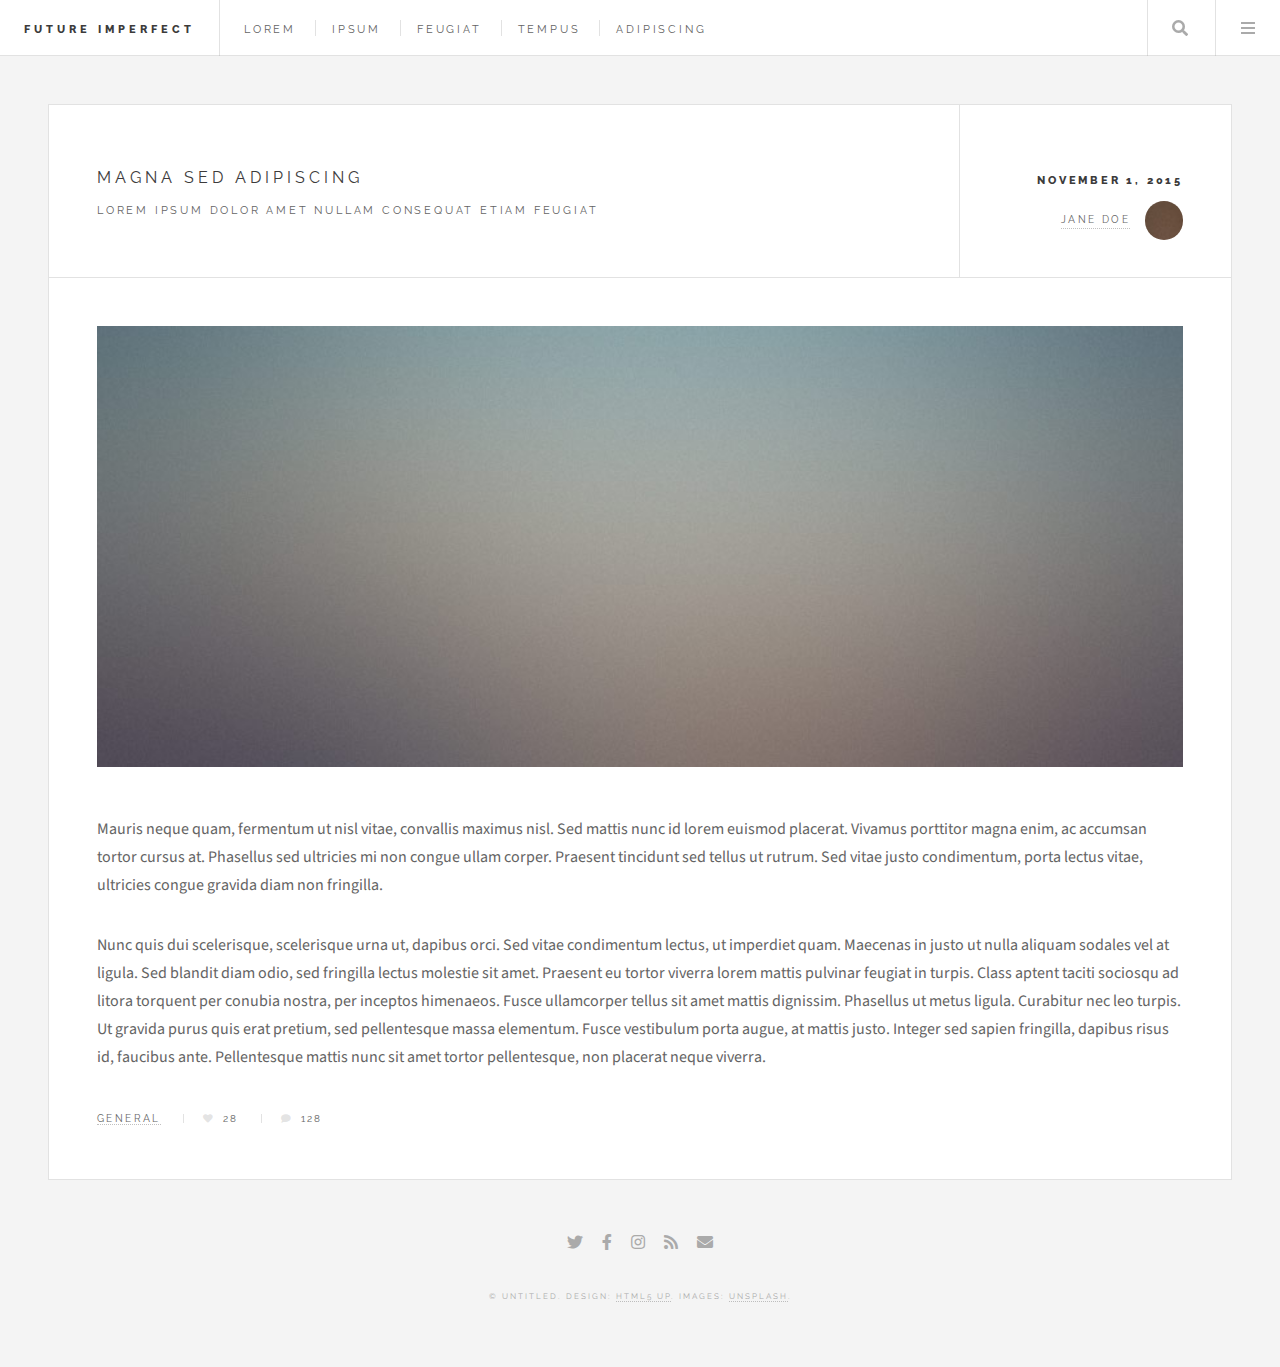
<file: single.html>
<!DOCTYPE HTML>
<!--
	Future Imperfect by HTML5 UP
	html5up.net | @ajlkn
	Free for personal and commercial use under the CCA 3.0 license (html5up.net/license)
-->
<html>
	<head>
		<title>Single - Future Imperfect by HTML5 UP</title>
		<meta charset="utf-8" />
		<meta name="viewport" content="width=device-width, initial-scale=1, user-scalable=no" />
		<link rel="stylesheet" href="assets/css/main.css" />
	</head>
	<body class="single is-preload">

		<!-- Wrapper -->
			<div id="wrapper">

				<!-- Header -->
					<header id="header">
						<h1><a href="index.html">Future Imperfect</a></h1>
						<nav class="links">
							<ul>
								<li><a href="#">Lorem</a></li>
								<li><a href="#">Ipsum</a></li>
								<li><a href="#">Feugiat</a></li>
								<li><a href="#">Tempus</a></li>
								<li><a href="#">Adipiscing</a></li>
							</ul>
						</nav>
						<nav class="main">
							<ul>
								<li class="search">
									<a class="fa-search" href="#search">Search</a>
									<form id="search" method="get" action="#">
										<input type="text" name="query" placeholder="Search" />
									</form>
								</li>
								<li class="menu">
									<a class="fa-bars" href="#menu">Menu</a>
								</li>
							</ul>
						</nav>
					</header>

				<!-- Menu -->
					<section id="menu">

						<!-- Search -->
							<section>
								<form class="search" method="get" action="#">
									<input type="text" name="query" placeholder="Search" />
								</form>
							</section>

						<!-- Links -->
							<section>
								<ul class="links">
									<li>
										<a href="#">
											<h3>Lorem ipsum</h3>
											<p>Feugiat tempus veroeros dolor</p>
										</a>
									</li>
									<li>
										<a href="#">
											<h3>Dolor sit amet</h3>
											<p>Sed vitae justo condimentum</p>
										</a>
									</li>
									<li>
										<a href="#">
											<h3>Feugiat veroeros</h3>
											<p>Phasellus sed ultricies mi congue</p>
										</a>
									</li>
									<li>
										<a href="#">
											<h3>Etiam sed consequat</h3>
											<p>Porta lectus amet ultricies</p>
										</a>
									</li>
								</ul>
							</section>

						<!-- Actions -->
							<section>
								<ul class="actions stacked">
									<li><a href="#" class="button large fit">Log In</a></li>
								</ul>
							</section>

					</section>

				<!-- Main -->
					<div id="main">

						<!-- Post -->
							<article class="post">
								<header>
									<div class="title">
										<h2><a href="#">Magna sed adipiscing</a></h2>
										<p>Lorem ipsum dolor amet nullam consequat etiam feugiat</p>
									</div>
									<div class="meta">
										<time class="published" datetime="2015-11-01">November 1, 2015</time>
										<a href="#" class="author"><span class="name">Jane Doe</span><img src="images/avatar.jpg" alt="" /></a>
									</div>
								</header>
								<span class="image featured"><img src="images/pic01.jpg" alt="" /></span>
								<p>Mauris neque quam, fermentum ut nisl vitae, convallis maximus nisl. Sed mattis nunc id lorem euismod placerat. Vivamus porttitor magna enim, ac accumsan tortor cursus at. Phasellus sed ultricies mi non congue ullam corper. Praesent tincidunt sed tellus ut rutrum. Sed vitae justo condimentum, porta lectus vitae, ultricies congue gravida diam non fringilla.</p>
								<p>Nunc quis dui scelerisque, scelerisque urna ut, dapibus orci. Sed vitae condimentum lectus, ut imperdiet quam. Maecenas in justo ut nulla aliquam sodales vel at ligula. Sed blandit diam odio, sed fringilla lectus molestie sit amet. Praesent eu tortor viverra lorem mattis pulvinar feugiat in turpis. Class aptent taciti sociosqu ad litora torquent per conubia nostra, per inceptos himenaeos. Fusce ullamcorper tellus sit amet mattis dignissim. Phasellus ut metus ligula. Curabitur nec leo turpis. Ut gravida purus quis erat pretium, sed pellentesque massa elementum. Fusce vestibulum porta augue, at mattis justo. Integer sed sapien fringilla, dapibus risus id, faucibus ante. Pellentesque mattis nunc sit amet tortor pellentesque, non placerat neque viverra. </p>
								<footer>
									<ul class="stats">
										<li><a href="#">General</a></li>
										<li><a href="#" class="icon solid fa-heart">28</a></li>
										<li><a href="#" class="icon solid fa-comment">128</a></li>
									</ul>
								</footer>
							</article>

					</div>

				<!-- Footer -->
					<section id="footer">
						<ul class="icons">
							<li><a href="#" class="icon brands fa-twitter"><span class="label">Twitter</span></a></li>
							<li><a href="#" class="icon brands fa-facebook-f"><span class="label">Facebook</span></a></li>
							<li><a href="#" class="icon brands fa-instagram"><span class="label">Instagram</span></a></li>
							<li><a href="#" class="icon solid fa-rss"><span class="label">RSS</span></a></li>
							<li><a href="#" class="icon solid fa-envelope"><span class="label">Email</span></a></li>
						</ul>
						<p class="copyright">&copy; Untitled. Design: <a href="http://html5up.net">HTML5 UP</a>. Images: <a href="http://unsplash.com">Unsplash</a>.</p>
					</section>

			</div>

		<!-- Scripts -->
			<script src="assets/js/jquery.min.js"></script>
			<script src="assets/js/browser.min.js"></script>
			<script src="assets/js/breakpoints.min.js"></script>
			<script src="assets/js/util.js"></script>
			<script src="assets/js/main.js"></script>

	</body>
</html>
</file>
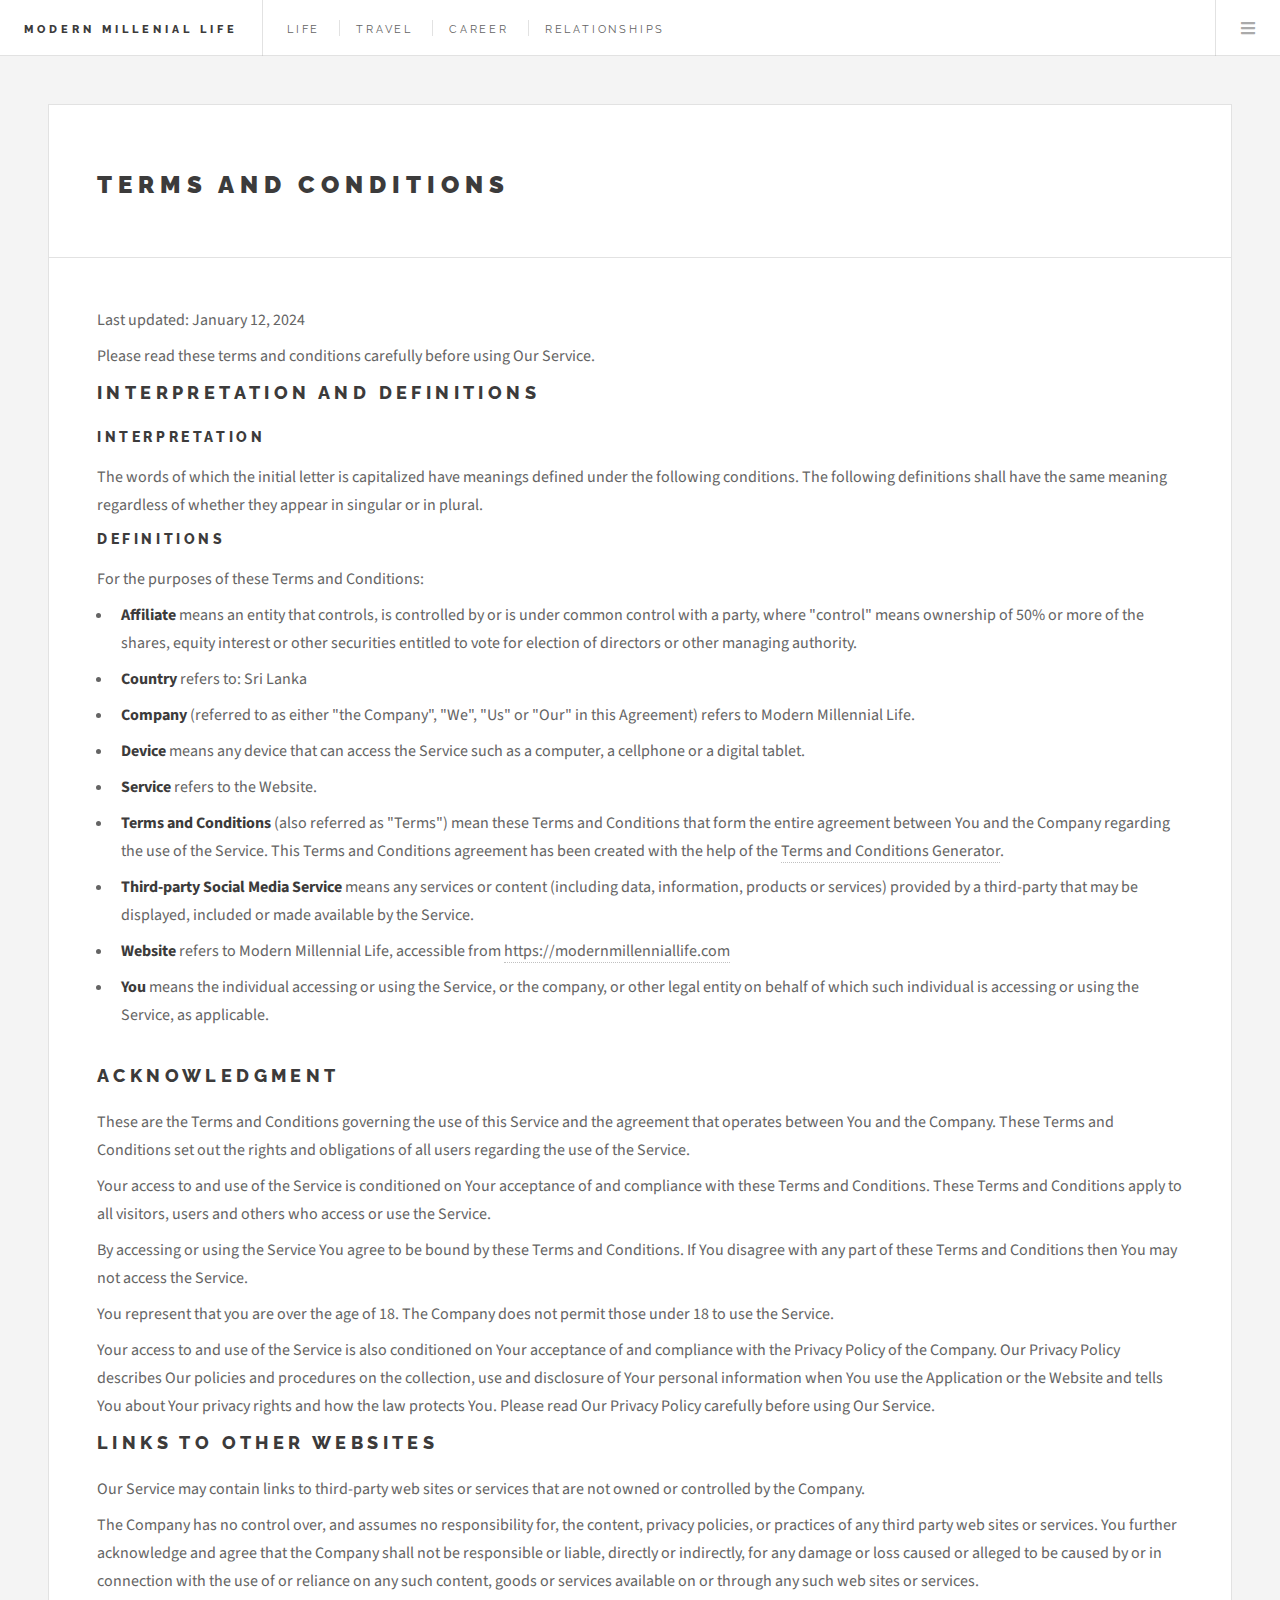
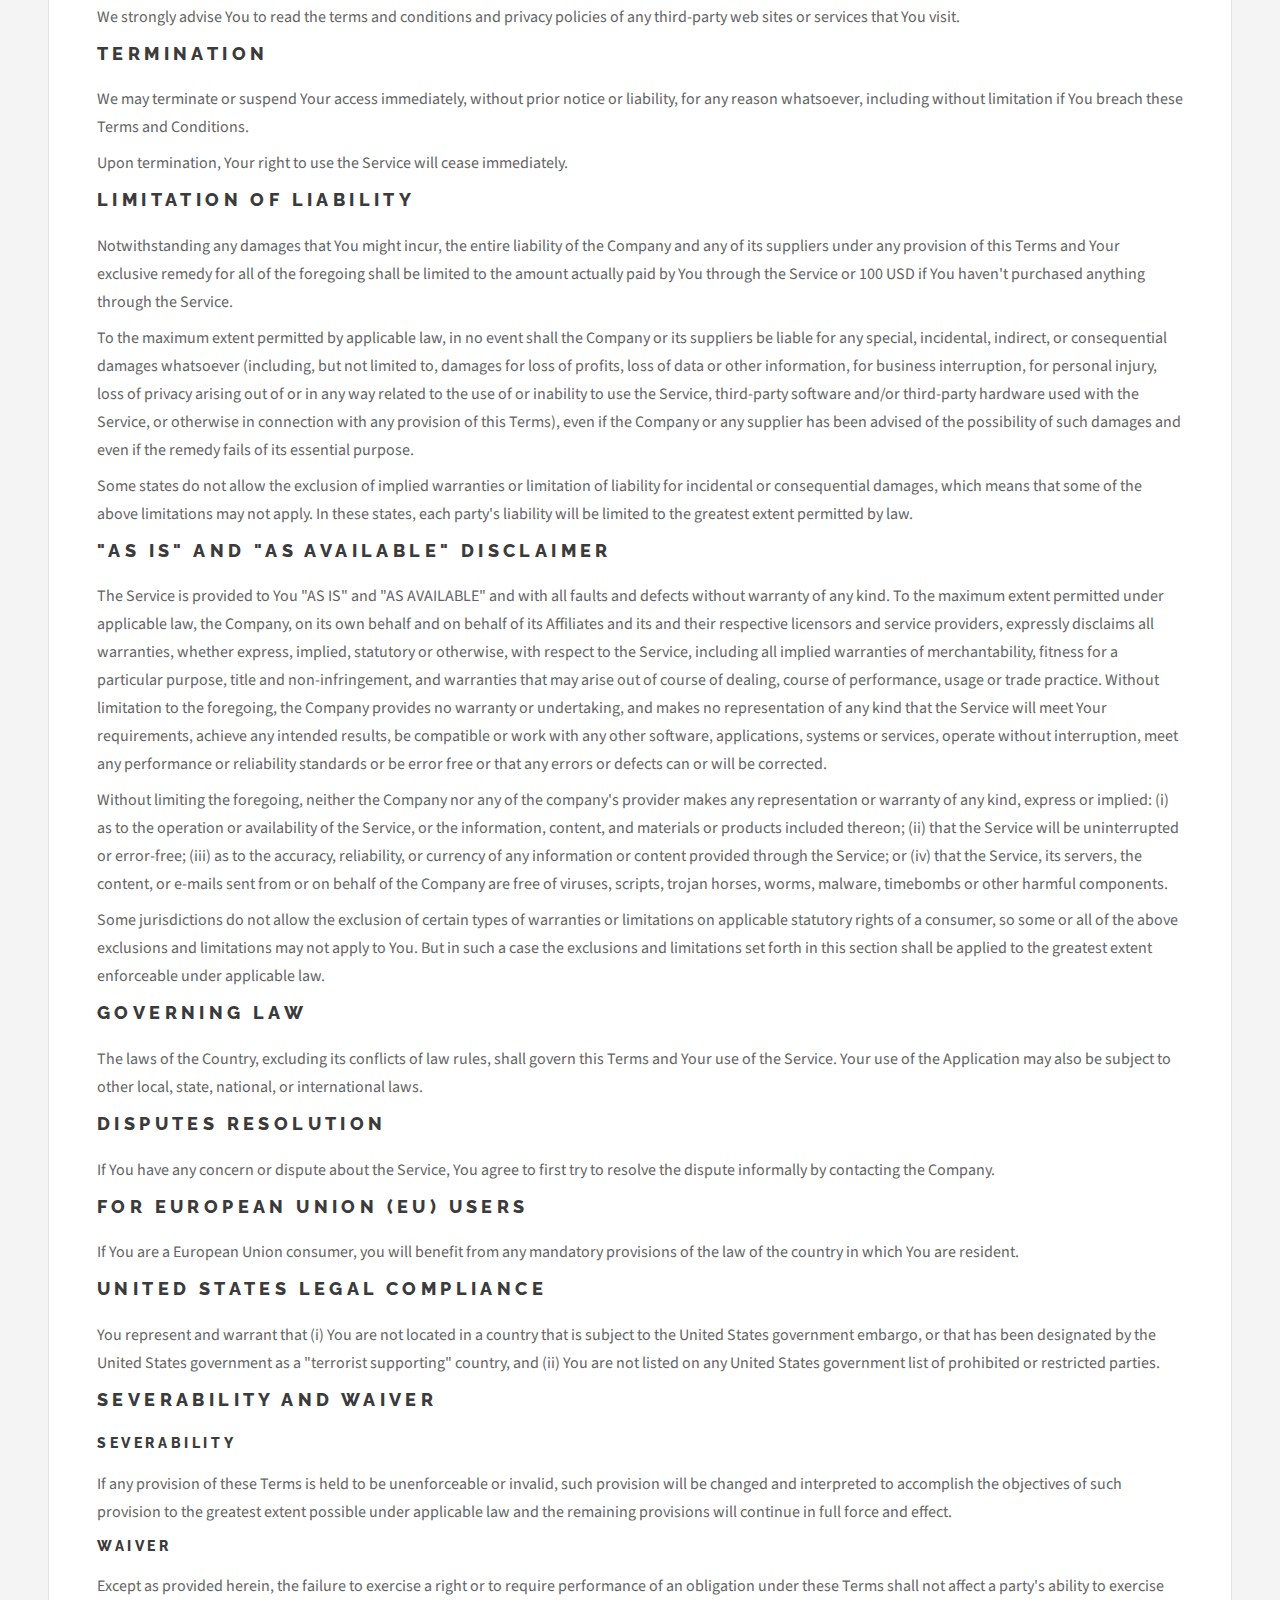
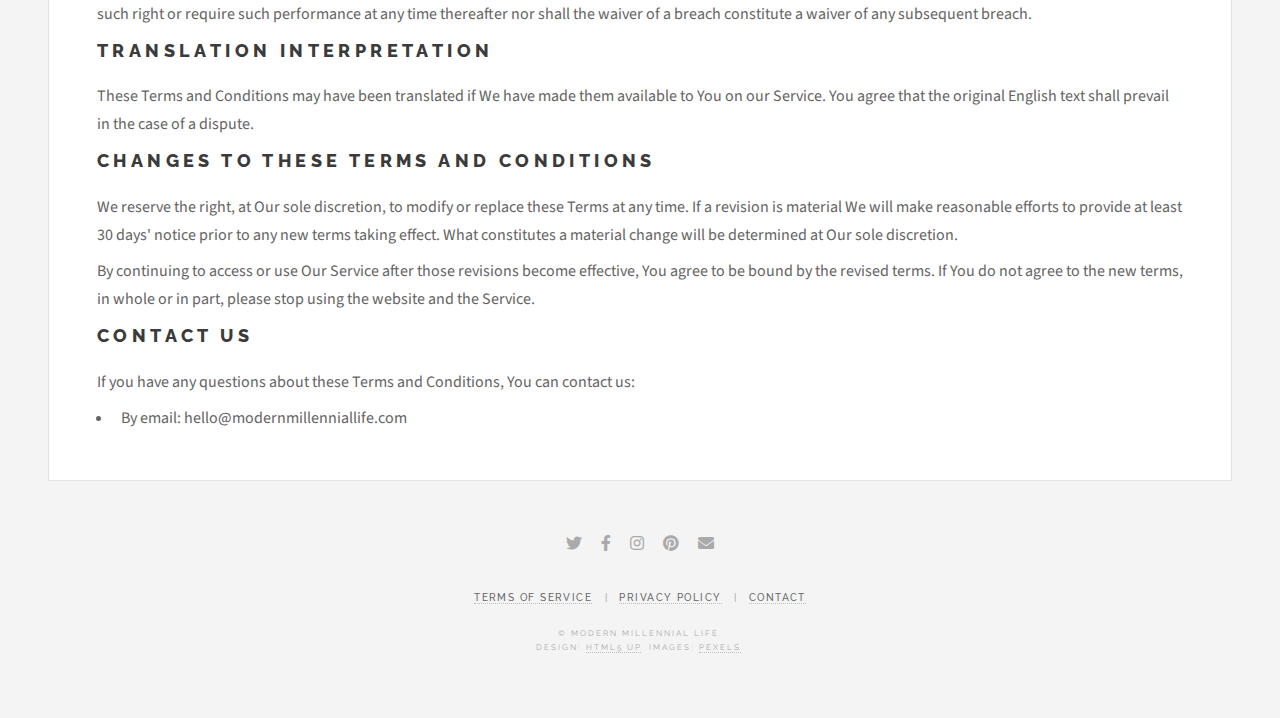
<file: terms-of-service.html>
<!DOCTYPE html>
<html lang="en">
    <head>
        <!-- Google tag (gtag.js) -->
        <script async src="https://www.googletagmanager.com/gtag/js?id=G-XWXCYX78DE"></script>
        <script>
            window.dataLayer = window.dataLayer || [];
            function gtag(){dataLayer.push(arguments);}
            gtag('js', new Date());
            
            gtag('config', 'G-XWXCYX78DE');
        </script>
        <title>Terms of Services</title>
        <link rel="icon" type="image/x-icon" href="images/fav/favicon.ico">
        <link rel="apple-touch-icon" sizes="180x180" href="images/fav/apple-touch-icon.png">
        <link rel="icon" type="image/png" sizes="32x32" href="images/fav/favicon-32x32.png">
        <link rel="icon" type="image/png" sizes="16x16" href="images/fav/favicon-16x16.png">
        <link rel="mask-icon" href="images/fav/safari-pinned-tab.svg" color="#5bbad5">
        <meta name="msapplication-TileColor" content="#da532c">
        <meta name="theme-color" content="#ffffff">
        <meta charset="utf-8" />
        <meta name="viewport" content="width=device-width, initial-scale=1" />
        <meta name="description" content="Understand how we use your data and the rules of the road for using our platform. Read our clear and concise Terms of Service.">
        <meta name="keywords" content="terms of service, user agreement, social media, community guidelines, privacy settings, data security, intellectual property, user rights, responsibilities">
        <meta name="author" content="Hasara Munasinghe">
        <meta name="robots" content="index,follow">
        <link rel="stylesheet" href="assets/css/main-min.css" />
    </head>
    <body>
        <body class="single is-preload">
            <!-- Wrapper -->
            <div id="wrapper">
                <!-- Header -->
                <header id="header">
                    <h1><a href="index.html" aria-label="Visit home page">Modern Millenial Life</a></h1>
                    <nav class="links">
                        <ul>
                            <li><a href="#" aria-label="No navigation yet">Life</a></li>
                            <li><a href="#" aria-label="No navigation yet">Travel</a></li>
                            <li><a href="#" aria-label="No navigation yet">Career</a></li>
                            <li><a href="#" aria-label="No navigation yet">Relationships</a></li>
                        </ul>
                    </nav>
                    <nav class="main">
                        <ul>
                            <li class="menu">
                                <a class="fa-bars" href="#menu">Menu</a>
                            </li>
                        </ul>
                    </nav>
                </header>
                <!-- Menu -->
                <section id="menu">
                    <!-- Links -->
                    <section>
                        <ul class="links">
                            <li>
                                <a href="#" aria-label="No navigation yet">
                                    <h3>Life</h3>
                                </a>
                            </li>
                            <li>
                                <a href="#" aria-label="No navigation yet">
                                    <h3>Travel</h3>
                                </a>
                            </li>
                            <li>
                                <a href="#" aria-label="No navigation yet">
                                    <h3>Career</h3>
                                </a>
                            </li>
                            <li>
                                <a href="#" aria-label="No navigation yet">
                                    <h3>Relationships</h3>
                                </a>
                            </li>
                        </ul>
                    </section>
                </section>
                <!-- Main -->
                <div id="main" class="terms">
                    <article class="post">
                        <header>
                            <div class="title">
                                <h1><a href="#" aria-label="Terms and Conditions">Terms and Conditions</a></h1>
                            </div>
                        </header>
                        <p>Last updated: January 12, 2024</p>
                        <p>Please read these terms and conditions carefully before using Our Service.</p>
                        <h2>Interpretation and Definitions</h2>
                        <h3>Interpretation</h3>
                        <p>The words of which the initial letter is capitalized have meanings defined under the following conditions. The
                            following definitions shall have the same meaning regardless of whether they appear in singular or in plural.
                        </p>
                        <h3>Definitions</h3>
                        <p>For the purposes of these Terms and Conditions:</p>
                        <ul>
                            <li>
                                <p><strong>Affiliate</strong> means an entity that controls, is controlled by or is under common control with a
                                    party, where &quot;control&quot; means ownership of 50% or more of the shares, equity interest or other
                                    securities entitled to vote for election of directors or other managing authority.
                                </p>
                            </li>
                            <li>
                                <p><strong>Country</strong> refers to: Sri Lanka</p>
                            </li>
                            <li>
                                <p><strong>Company</strong> (referred to as either &quot;the Company&quot;, &quot;We&quot;, &quot;Us&quot; or
                                    &quot;Our&quot; in this Agreement) refers to Modern Millennial Life.
                                </p>
                            </li>
                            <li>
                                <p><strong>Device</strong> means any device that can access the Service such as a computer, a cellphone or a
                                    digital tablet.
                                </p>
                            </li>
                            <li>
                                <p><strong>Service</strong> refers to the Website.</p>
                            </li>
                            <li>
                                <p><strong>Terms and Conditions</strong> (also referred as &quot;Terms&quot;) mean these Terms and Conditions
                                    that form the entire agreement between You and the Company regarding the use of the Service. This Terms and
                                    Conditions agreement has been created with the help of the <a
                                        href="https://www.termsfeed.com/terms-conditions-generator/" target="_blank">Terms and Conditions
                                    Generator</a>.
                                </p>
                            </li>
                            <li>
                                <p><strong>Third-party Social Media Service</strong> means any services or content (including data, information,
                                    products or services) provided by a third-party that may be displayed, included or made available by the
                                    Service.
                                </p>
                            </li>
                            <li>
                                <p><strong>Website</strong> refers to Modern Millennial Life, accessible from <a
                                    href="https://modernmillenniallife.com" rel="external nofollow noopener" target="_blank">https://modernmillenniallife.com</a>
                                </p>
                            </li>
                            <li>
                                <p><strong>You</strong> means the individual accessing or using the Service, or the company, or other legal
                                    entity on behalf of which such individual is accessing or using the Service, as applicable.
                                </p>
                            </li>
                        </ul>
                        <h2>Acknowledgment</h2>
                        <p>These are the Terms and Conditions governing the use of this Service and the agreement that operates between You and
                            the Company. These Terms and Conditions set out the rights and obligations of all users regarding the use of the
                            Service.
                        </p>
                        <p>Your access to and use of the Service is conditioned on Your acceptance of and compliance with these Terms and
                            Conditions. These Terms and Conditions apply to all visitors, users and others who access or use the Service.
                        </p>
                        <p>By accessing or using the Service You agree to be bound by these Terms and Conditions. If You disagree with any part
                            of these Terms and Conditions then You may not access the Service.
                        </p>
                        <p>You represent that you are over the age of 18. The Company does not permit those under 18 to use the Service.</p>
                        <p>Your access to and use of the Service is also conditioned on Your acceptance of and compliance with the Privacy
                            Policy of the Company. Our Privacy Policy describes Our policies and procedures on the collection, use and
                            disclosure of Your personal information when You use the Application or the Website and tells You about Your privacy
                            rights and how the law protects You. Please read Our Privacy Policy carefully before using Our Service.
                        </p>
                        <h2>Links to Other Websites</h2>
                        <p>Our Service may contain links to third-party web sites or services that are not owned or controlled by the
                            Company.
                        </p>
                        <p>The Company has no control over, and assumes no responsibility for, the content, privacy policies, or practices of
                            any third party web sites or services. You further acknowledge and agree that the Company shall not be responsible
                            or liable, directly or indirectly, for any damage or loss caused or alleged to be caused by or in connection with
                            the use of or reliance on any such content, goods or services available on or through any such web sites or
                            services.
                        </p>
                        <p>We strongly advise You to read the terms and conditions and privacy policies of any third-party web sites or services
                            that You visit.
                        </p>
                        <h2>Termination</h2>
                        <p>We may terminate or suspend Your access immediately, without prior notice or liability, for any reason whatsoever,
                            including without limitation if You breach these Terms and Conditions.
                        </p>
                        <p>Upon termination, Your right to use the Service will cease immediately.</p>
                        <h2>Limitation of Liability</h2>
                        <p>Notwithstanding any damages that You might incur, the entire liability of the Company and any of its suppliers under
                            any provision of this Terms and Your exclusive remedy for all of the foregoing shall be limited to the amount
                            actually paid by You through the Service or 100 USD if You haven't purchased anything through the Service.
                        </p>
                        <p>To the maximum extent permitted by applicable law, in no event shall the Company or its suppliers be liable for any
                            special, incidental, indirect, or consequential damages whatsoever (including, but not limited to, damages for loss
                            of profits, loss of data or other information, for business interruption, for personal injury, loss of privacy
                            arising out of or in any way related to the use of or inability to use the Service, third-party software and/or
                            third-party hardware used with the Service, or otherwise in connection with any provision of this Terms), even if
                            the Company or any supplier has been advised of the possibility of such damages and even if the remedy fails of its
                            essential purpose.
                        </p>
                        <p>Some states do not allow the exclusion of implied warranties or limitation of liability for incidental or
                            consequential damages, which means that some of the above limitations may not apply. In these states, each party's
                            liability will be limited to the greatest extent permitted by law.
                        </p>
                        <h2>&quot;AS IS&quot; and &quot;AS AVAILABLE&quot; Disclaimer</h2>
                        <p>The Service is provided to You &quot;AS IS&quot; and &quot;AS AVAILABLE&quot; and with all faults and defects without
                            warranty of any kind. To the maximum extent permitted under applicable law, the Company, on its own behalf and on
                            behalf of its Affiliates and its and their respective licensors and service providers, expressly disclaims all
                            warranties, whether express, implied, statutory or otherwise, with respect to the Service, including all implied
                            warranties of merchantability, fitness for a particular purpose, title and non-infringement, and warranties that may
                            arise out of course of dealing, course of performance, usage or trade practice. Without limitation to the foregoing,
                            the Company provides no warranty or undertaking, and makes no representation of any kind that the Service will meet
                            Your requirements, achieve any intended results, be compatible or work with any other software, applications,
                            systems or services, operate without interruption, meet any performance or reliability standards or be error free or
                            that any errors or defects can or will be corrected.
                        </p>
                        <p>Without limiting the foregoing, neither the Company nor any of the company's provider makes any representation or
                            warranty of any kind, express or implied: (i) as to the operation or availability of the Service, or the
                            information, content, and materials or products included thereon; (ii) that the Service will be uninterrupted or
                            error-free; (iii) as to the accuracy, reliability, or currency of any information or content provided through the
                            Service; or (iv) that the Service, its servers, the content, or e-mails sent from or on behalf of the Company are
                            free of viruses, scripts, trojan horses, worms, malware, timebombs or other harmful components.
                        </p>
                        <p>Some jurisdictions do not allow the exclusion of certain types of warranties or limitations on applicable statutory
                            rights of a consumer, so some or all of the above exclusions and limitations may not apply to You. But in such a
                            case the exclusions and limitations set forth in this section shall be applied to the greatest extent enforceable
                            under applicable law.
                        </p>
                        <h2>Governing Law</h2>
                        <p>The laws of the Country, excluding its conflicts of law rules, shall govern this Terms and Your use of the Service.
                            Your use of the Application may also be subject to other local, state, national, or international laws.
                        </p>
                        <h2>Disputes Resolution</h2>
                        <p>If You have any concern or dispute about the Service, You agree to first try to resolve the dispute informally by
                            contacting the Company.
                        </p>
                        <h2>For European Union (EU) Users</h2>
                        <p>If You are a European Union consumer, you will benefit from any mandatory provisions of the law of the country in
                            which You are resident.
                        </p>
                        <h2>United States Legal Compliance</h2>
                        <p>You represent and warrant that (i) You are not located in a country that is subject to the United States government
                            embargo, or that has been designated by the United States government as a &quot;terrorist supporting&quot; country,
                            and (ii) You are not listed on any United States government list of prohibited or restricted parties.
                        </p>
                        <h2>Severability and Waiver</h2>
                        <h3>Severability</h3>
                        <p>If any provision of these Terms is held to be unenforceable or invalid, such provision will be changed and
                            interpreted to accomplish the objectives of such provision to the greatest extent possible under applicable law and
                            the remaining provisions will continue in full force and effect.
                        </p>
                        <h3>Waiver</h3>
                        <p>Except as provided herein, the failure to exercise a right or to require performance of an obligation under these
                            Terms shall not affect a party's ability to exercise such right or require such performance at any time thereafter
                            nor shall the waiver of a breach constitute a waiver of any subsequent breach.
                        </p>
                        <h2>Translation Interpretation</h2>
                        <p>These Terms and Conditions may have been translated if We have made them available to You on our Service.
                            You agree that the original English text shall prevail in the case of a dispute.
                        </p>
                        <h2>Changes to These Terms and Conditions</h2>
                        <p>We reserve the right, at Our sole discretion, to modify or replace these Terms at any time. If a revision is material
                            We will make reasonable efforts to provide at least 30 days' notice prior to any new terms taking effect. What
                            constitutes a material change will be determined at Our sole discretion.
                        </p>
                        <p>By continuing to access or use Our Service after those revisions become effective, You agree to be bound by the
                            revised terms. If You do not agree to the new terms, in whole or in part, please stop using the website and the
                            Service.
                        </p>
                        <h2>Contact Us</h2>
                        <p>If you have any questions about these Terms and Conditions, You can contact us:</p>
                        <ul>
                            <li>By email: hello@modernmillenniallife.com</li>
                        </ul>
                    </article>
                </div>
                <!-- Footer -->
                <section id="footer">
                    <ul class="icons">
                        <li><a href="#" aria-label="No navigation yet" class="icon brands fa-twitter"><span class="label">Twitter</span></a></li>
                        <li><a href="#" aria-label="No navigation yet" class="icon brands fa-facebook-f"><span class="label">Facebook</span></a></li>
                        <li><a href="#" aria-label="No navigation yet" class="icon brands fa-instagram"><span class="label">Instagram</span></a></li>
                        <li><a href="https://www.pinterest.com/modernmillenniallife/" aria-label="Pinterest" class="icon brands fa-pinterest"><span class="label">Pinterest</span></a></li>
                        <li><a href="#" aria-label="No navigation yet" class="icon solid fa-envelope"><span class="label">Email</span></a></li>
                    </ul>
                    <p class="footer-links">
                        <a href="terms-of-service.html" aria-label="Terms of Service">Terms of Service</a>
                        <span>|</span>
                        <a href="privacy-policy.html" aria-label="Privacy Policy">Privacy Policy</a>
                        <span>|</span>
                        <a href="contact.html" aria-label="Contact us">Contact</a>
                    </p>
                    <p class="copyright">&copy; Modern Millennial Life. <br/>Design: <a href="https://html5up.net" aria-label="Visit HTML5 UP">HTML5 UP</a>. Images: <a href="https://pexels.com" aria-label="Visit Pexels">Pexels</a>.</p>
                </section>
            </div>
            <!-- Scripts -->
            <script src="assets/js/jquery.min.js"></script>
            <script src="assets/js/browser.min.js"></script>
            <script src="assets/js/breakpoints.min.js"></script>
            <script src="assets/js/util.js"></script>
            <script src="assets/js/main.js"></script>
    </body>
</html>
</file>
<file: assets/css/main.css>
@import url(fontawesome-all.min.css);
@import url("https://fonts.googleapis.com/css?family=Source+Sans+Pro:400,700|Raleway:400,800,900");

/*
	Future Imperfect by HTML5 UP
	html5up.net | @ajlkn
	Free for personal and commercial use under the CCA 3.0 license (html5up.net/license)
*/

/* https://www.toptal.com/developers/cssminifier */

html, body, div, span, applet, object,
iframe, h1, h2, h3, h4, h5, h6, p, blockquote,
pre, a, abbr, acronym, address, big, cite,
code, del, dfn, em, img, ins, kbd, q, s, samp,
small, strike, strong, sub, sup, tt, var, b,
u, i, center, dl, dt, dd, ol, ul, li, fieldset,
form, label, legend, table, caption, tbody,
tfoot, thead, tr, th, td, article, aside,
canvas, details, embed, figure, figcaption,
footer, header, hgroup, menu, nav, output, ruby,
section, summary, time, mark, audio, video {
	margin: 0;
	padding: 0;
	border: 0;
	font-size: 100%;
	font: inherit;
	vertical-align: baseline;}

article, aside, details, figcaption, figure,
footer, header, hgroup, menu, nav, section {
	display: block;}

body {
	line-height: 1;
}

ol, ul {
	list-style: none;
}

blockquote, q {
	quotes: none;
}

	blockquote:before, blockquote:after, q:before, q:after {
		content: '';
		content: none;
	}

table {
	border-collapse: collapse;
	border-spacing: 0;
}

body {
	-webkit-text-size-adjust: none;
}

mark {
	background-color: transparent;
	color: inherit;
}

input::-moz-focus-inner {
	border: 0;
	padding: 0;
}

input, select, textarea {
	-moz-appearance: none;
	-webkit-appearance: none;
	-ms-appearance: none;
	appearance: none;
}

/* Basic */

	@-ms-viewport {
		width: device-width;
	}

	body {
		-ms-overflow-style: scrollbar;
	}

	@media screen and (max-width: 480px) {

		html, body {
			min-width: 320px;
		}

	}

	html {
		box-sizing: border-box;
	}

	*, *:before, *:after {
		box-sizing: inherit;
	}

	body {
		background: #f4f4f4;
	}

		body.is-preload *, body.is-preload *:before, body.is-preload *:after {
			-moz-animation: none !important;
			-webkit-animation: none !important;
			-ms-animation: none !important;
			animation: none !important;
			-moz-transition: none !important;
			-webkit-transition: none !important;
			-ms-transition: none !important;
			transition: none !important;
		}

/* Type */

	body, input, select, textarea {
		color: #646464;
		font-family: "Source Sans Pro", Helvetica, sans-serif;
		font-size: 14pt;
		font-weight: 400;
		line-height: 1.75;
	}

		@media screen and (max-width: 1680px) {

			body, input, select, textarea {
				font-size: 12pt;
			}

		}

		@media screen and (max-width: 1280px) {

			body, input, select, textarea {
				font-size: 12pt;
			}

		}

		@media screen and (max-width: 980px) {

			body, input, select, textarea {
				font-size: 12pt;
			}

		}

		@media screen and (max-width: 736px) {

			body, input, select, textarea {
				font-size: 12pt;
			}

		}

		@media screen and (max-width: 480px) {

			body, input, select, textarea {
				font-size: 12pt;
			}

		}

	a {
		-moz-transition: color 0.2s ease, border-bottom-color 0.2s ease;
		-webkit-transition: color 0.2s ease, border-bottom-color 0.2s ease;
		-ms-transition: color 0.2s ease, border-bottom-color 0.2s ease;
		transition: color 0.2s ease, border-bottom-color 0.2s ease;
		border-bottom: dotted 1px rgba(160, 160, 160, 0.65);
		color: inherit;
		text-decoration: none;
	}

		a:before {
			-moz-transition: color 0.2s ease;
			-webkit-transition: color 0.2s ease;
			-ms-transition: color 0.2s ease;
			transition: color 0.2s ease;
		}

		a:hover {
			border-bottom-color: transparent;
			color: #2ebaae !important;
		}

			a:hover:before {
				color: #2ebaae !important;
			}

	strong, b {
		color: #3c3b3b;
		font-weight: 700;
	}

	em, i {
		font-style: italic;
	}

	p {
		margin: 0 0 2em 0;
	}

	h1, h2, h3, h4, h5, h6 {
		color: #3c3b3b;
		font-family: "Raleway", Helvetica, sans-serif;
		font-weight: 800;
		letter-spacing: 0.25em;
		line-height: 1.65;
		margin: 0 0 1em 0;
		text-transform: uppercase;
	}

		h1 a, h2 a, h3 a, h4 a, h5 a, h6 a {
			color: inherit;
			border-bottom: 0;
		}

	h2 {
		font-size: 1.1em;
	}

	h3 {
		font-size: 0.9em;
	}

	h4 {
		font-size: 0.7em;
	}

	h5 {
		font-size: 0.7em;
	}

	h6 {
		font-size: 0.7em;
	}

	sub {
		font-size: 0.8em;
		position: relative;
		top: 0.5em;
	}

	sup {
		font-size: 0.8em;
		position: relative;
		top: -0.5em;
	}

	blockquote {
		border-left: solid 4px rgba(160, 160, 160, 0.3);
		font-style: italic;
		margin: 0 0 2em 0;
		padding: 0.5em 0 0.5em 2em;
	}

	code {
		background: rgba(160, 160, 160, 0.075);
		border: solid 1px rgba(160, 160, 160, 0.3);
		font-family: "Courier New", monospace;
		font-size: 0.9em;
		margin: 0 0.25em;
		padding: 0.25em 0.65em;
	}

	pre {
		-webkit-overflow-scrolling: touch;
		font-family: "Courier New", monospace;
		font-size: 0.9em;
		margin: 0 0 2em 0;
	}

		pre code {
			display: block;
			line-height: 1.75em;
			padding: 1em 1.5em;
			overflow-x: auto;
		}

	hr {
		border: 0;
		border-bottom: solid 1px rgba(160, 160, 160, 0.3);
		margin: 2em 0;
	}

		hr.major {
			margin: 3em 0;
		}

	.align-left {
		text-align: left;
	}

	.align-center {
		text-align: center;
	}

	.align-right {
		text-align: right;
	}

/* Row */

	.row {
		display: flex;
		flex-wrap: wrap;
		box-sizing: border-box;
		align-items: stretch;
	}

		.row > * {
			box-sizing: border-box;
		}

		.row.gtr-uniform > * > :last-child {
			margin-bottom: 0;
		}

		.row.aln-left {
			justify-content: flex-start;
		}

		.row.aln-center {
			justify-content: center;
		}

		.row.aln-right {
			justify-content: flex-end;
		}

		.row.aln-top {
			align-items: flex-start;
		}

		.row.aln-middle {
			align-items: center;
		}

		.row.aln-bottom {
			align-items: flex-end;
		}

		.row > .imp {
			order: -1;
		}

		.row > .col-1 {
			width: 8.33333%;
		}

		.row > .off-1 {
			margin-left: 8.33333%;
		}

		.row > .col-2 {
			width: 16.66667%;
		}

		.row > .off-2 {
			margin-left: 16.66667%;
		}

		.row > .col-3 {
			width: 25%;
		}

		.row > .off-3 {
			margin-left: 25%;
		}

		.row > .col-4 {
			width: 33.33333%;
		}

		.row > .off-4 {
			margin-left: 33.33333%;
		}

		.row > .col-5 {
			width: 41.66667%;
		}

		.row > .off-5 {
			margin-left: 41.66667%;
		}

		.row > .col-6 {
			width: 50%;
		}

		.row > .off-6 {
			margin-left: 50%;
		}

		.row > .col-7 {
			width: 58.33333%;
		}

		.row > .off-7 {
			margin-left: 58.33333%;
		}

		.row > .col-8 {
			width: 66.66667%;
		}

		.row > .off-8 {
			margin-left: 66.66667%;
		}

		.row > .col-9 {
			width: 75%;
		}

		.row > .off-9 {
			margin-left: 75%;
		}

		.row > .col-10 {
			width: 83.33333%;
		}

		.row > .off-10 {
			margin-left: 83.33333%;
		}

		.row > .col-11 {
			width: 91.66667%;
		}

		.row > .off-11 {
			margin-left: 91.66667%;
		}

		.row > .col-12 {
			width: 100%;
		}

		.row > .off-12 {
			margin-left: 100%;
		}

		.row.gtr-0 {
			margin-top: 0;
			margin-left: 0em;
		}

			.row.gtr-0 > * {
				padding: 0 0 0 0em;
			}

			.row.gtr-0.gtr-uniform {
				margin-top: 0em;
			}

				.row.gtr-0.gtr-uniform > * {
					padding-top: 0em;
				}

		.row.gtr-25 {
			margin-top: 0;
			margin-left: -0.25em;
		}

			.row.gtr-25 > * {
				padding: 0 0 0 0.25em;
			}

			.row.gtr-25.gtr-uniform {
				margin-top: -0.25em;
			}

				.row.gtr-25.gtr-uniform > * {
					padding-top: 0.25em;
				}

		.row.gtr-50 {
			margin-top: 0;
			margin-left: -0.5em;
		}

			.row.gtr-50 > * {
				padding: 0 0 0 0.5em;
			}

			.row.gtr-50.gtr-uniform {
				margin-top: -0.5em;
			}

				.row.gtr-50.gtr-uniform > * {
					padding-top: 0.5em;
				}

		.row {
			margin-top: 0;
			margin-left: -1em;
		}

			.row > * {
				padding: 0 0 0 1em;
			}

			.row.gtr-uniform {
				margin-top: -1em;
			}

				.row.gtr-uniform > * {
					padding-top: 1em;
				}

		.row.gtr-150 {
			margin-top: 0;
			margin-left: -1.5em;
		}

			.row.gtr-150 > * {
				padding: 0 0 0 1.5em;
			}

			.row.gtr-150.gtr-uniform {
				margin-top: -1.5em;
			}

				.row.gtr-150.gtr-uniform > * {
					padding-top: 1.5em;
				}

		.row.gtr-200 {
			margin-top: 0;
			margin-left: -2em;
		}

			.row.gtr-200 > * {
				padding: 0 0 0 2em;
			}

			.row.gtr-200.gtr-uniform {
				margin-top: -2em;
			}

				.row.gtr-200.gtr-uniform > * {
					padding-top: 2em;
				}

		@media screen and (max-width: 1680px) {

			.row {
				display: flex;
				flex-wrap: wrap;
				box-sizing: border-box;
				align-items: stretch;
			}

				.row > * {
					box-sizing: border-box;
				}

				.row.gtr-uniform > * > :last-child {
					margin-bottom: 0;
				}

				.row.aln-left {
					justify-content: flex-start;
				}

				.row.aln-center {
					justify-content: center;
				}

				.row.aln-right {
					justify-content: flex-end;
				}

				.row.aln-top {
					align-items: flex-start;
				}

				.row.aln-middle {
					align-items: center;
				}

				.row.aln-bottom {
					align-items: flex-end;
				}

				.row > .imp-xlarge {
					order: -1;
				}

				.row > .col-1-xlarge {
					width: 8.33333%;
				}

				.row > .off-1-xlarge {
					margin-left: 8.33333%;
				}

				.row > .col-2-xlarge {
					width: 16.66667%;
				}

				.row > .off-2-xlarge {
					margin-left: 16.66667%;
				}

				.row > .col-3-xlarge {
					width: 25%;
				}

				.row > .off-3-xlarge {
					margin-left: 25%;
				}

				.row > .col-4-xlarge {
					width: 33.33333%;
				}

				.row > .off-4-xlarge {
					margin-left: 33.33333%;
				}

				.row > .col-5-xlarge {
					width: 41.66667%;
				}

				.row > .off-5-xlarge {
					margin-left: 41.66667%;
				}

				.row > .col-6-xlarge {
					width: 50%;
				}

				.row > .off-6-xlarge {
					margin-left: 50%;
				}

				.row > .col-7-xlarge {
					width: 58.33333%;
				}

				.row > .off-7-xlarge {
					margin-left: 58.33333%;
				}

				.row > .col-8-xlarge {
					width: 66.66667%;
				}

				.row > .off-8-xlarge {
					margin-left: 66.66667%;
				}

				.row > .col-9-xlarge {
					width: 75%;
				}

				.row > .off-9-xlarge {
					margin-left: 75%;
				}

				.row > .col-10-xlarge {
					width: 83.33333%;
				}

				.row > .off-10-xlarge {
					margin-left: 83.33333%;
				}

				.row > .col-11-xlarge {
					width: 91.66667%;
				}

				.row > .off-11-xlarge {
					margin-left: 91.66667%;
				}

				.row > .col-12-xlarge {
					width: 100%;
				}

				.row > .off-12-xlarge {
					margin-left: 100%;
				}

				.row.gtr-0 {
					margin-top: 0;
					margin-left: 0em;
				}

					.row.gtr-0 > * {
						padding: 0 0 0 0em;
					}

					.row.gtr-0.gtr-uniform {
						margin-top: 0em;
					}

						.row.gtr-0.gtr-uniform > * {
							padding-top: 0em;
						}

				.row.gtr-25 {
					margin-top: 0;
					margin-left: -0.25em;
				}

					.row.gtr-25 > * {
						padding: 0 0 0 0.25em;
					}

					.row.gtr-25.gtr-uniform {
						margin-top: -0.25em;
					}

						.row.gtr-25.gtr-uniform > * {
							padding-top: 0.25em;
						}

				.row.gtr-50 {
					margin-top: 0;
					margin-left: -0.5em;
				}

					.row.gtr-50 > * {
						padding: 0 0 0 0.5em;
					}

					.row.gtr-50.gtr-uniform {
						margin-top: -0.5em;
					}

						.row.gtr-50.gtr-uniform > * {
							padding-top: 0.5em;
						}

				.row {
					margin-top: 0;
					margin-left: -1em;
				}

					.row > * {
						padding: 0 0 0 1em;
					}

					.row.gtr-uniform {
						margin-top: -1em;
					}

						.row.gtr-uniform > * {
							padding-top: 1em;
						}

				.row.gtr-150 {
					margin-top: 0;
					margin-left: -1.5em;
				}

					.row.gtr-150 > * {
						padding: 0 0 0 1.5em;
					}

					.row.gtr-150.gtr-uniform {
						margin-top: -1.5em;
					}

						.row.gtr-150.gtr-uniform > * {
							padding-top: 1.5em;
						}

				.row.gtr-200 {
					margin-top: 0;
					margin-left: -2em;
				}

					.row.gtr-200 > * {
						padding: 0 0 0 2em;
					}

					.row.gtr-200.gtr-uniform {
						margin-top: -2em;
					}

						.row.gtr-200.gtr-uniform > * {
							padding-top: 2em;
						}

		}

		@media screen and (max-width: 1280px) {

			.row {
				display: flex;
				flex-wrap: wrap;
				box-sizing: border-box;
				align-items: stretch;
			}

				.row > * {
					box-sizing: border-box;
				}

				.row.gtr-uniform > * > :last-child {
					margin-bottom: 0;
				}

				.row.aln-left {
					justify-content: flex-start;
				}

				.row.aln-center {
					justify-content: center;
				}

				.row.aln-right {
					justify-content: flex-end;
				}

				.row.aln-top {
					align-items: flex-start;
				}

				.row.aln-middle {
					align-items: center;
				}

				.row.aln-bottom {
					align-items: flex-end;
				}

				.row > .imp-large {
					order: -1;
				}

				.row > .col-1-large {
					width: 8.33333%;
				}

				.row > .off-1-large {
					margin-left: 8.33333%;
				}

				.row > .col-2-large {
					width: 16.66667%;
				}

				.row > .off-2-large {
					margin-left: 16.66667%;
				}

				.row > .col-3-large {
					width: 25%;
				}

				.row > .off-3-large {
					margin-left: 25%;
				}

				.row > .col-4-large {
					width: 33.33333%;
				}

				.row > .off-4-large {
					margin-left: 33.33333%;
				}

				.row > .col-5-large {
					width: 41.66667%;
				}

				.row > .off-5-large {
					margin-left: 41.66667%;
				}

				.row > .col-6-large {
					width: 50%;
				}

				.row > .off-6-large {
					margin-left: 50%;
				}

				.row > .col-7-large {
					width: 58.33333%;
				}

				.row > .off-7-large {
					margin-left: 58.33333%;
				}

				.row > .col-8-large {
					width: 66.66667%;
				}

				.row > .off-8-large {
					margin-left: 66.66667%;
				}

				.row > .col-9-large {
					width: 75%;
				}

				.row > .off-9-large {
					margin-left: 75%;
				}

				.row > .col-10-large {
					width: 83.33333%;
				}

				.row > .off-10-large {
					margin-left: 83.33333%;
				}

				.row > .col-11-large {
					width: 91.66667%;
				}

				.row > .off-11-large {
					margin-left: 91.66667%;
				}

				.row > .col-12-large {
					width: 100%;
				}

				.row > .off-12-large {
					margin-left: 100%;
				}

				.row.gtr-0 {
					margin-top: 0;
					margin-left: 0em;
				}

					.row.gtr-0 > * {
						padding: 0 0 0 0em;
					}

					.row.gtr-0.gtr-uniform {
						margin-top: 0em;
					}

						.row.gtr-0.gtr-uniform > * {
							padding-top: 0em;
						}

				.row.gtr-25 {
					margin-top: 0;
					margin-left: -0.25em;
				}

					.row.gtr-25 > * {
						padding: 0 0 0 0.25em;
					}

					.row.gtr-25.gtr-uniform {
						margin-top: -0.25em;
					}

						.row.gtr-25.gtr-uniform > * {
							padding-top: 0.25em;
						}

				.row.gtr-50 {
					margin-top: 0;
					margin-left: -0.5em;
				}

					.row.gtr-50 > * {
						padding: 0 0 0 0.5em;
					}

					.row.gtr-50.gtr-uniform {
						margin-top: -0.5em;
					}

						.row.gtr-50.gtr-uniform > * {
							padding-top: 0.5em;
						}

				.row {
					margin-top: 0;
					margin-left: -1em;
				}

					.row > * {
						padding: 0 0 0 1em;
					}

					.row.gtr-uniform {
						margin-top: -1em;
					}

						.row.gtr-uniform > * {
							padding-top: 1em;
						}

				.row.gtr-150 {
					margin-top: 0;
					margin-left: -1.5em;
				}

					.row.gtr-150 > * {
						padding: 0 0 0 1.5em;
					}

					.row.gtr-150.gtr-uniform {
						margin-top: -1.5em;
					}

						.row.gtr-150.gtr-uniform > * {
							padding-top: 1.5em;
						}

				.row.gtr-200 {
					margin-top: 0;
					margin-left: -2em;
				}

					.row.gtr-200 > * {
						padding: 0 0 0 2em;
					}

					.row.gtr-200.gtr-uniform {
						margin-top: -2em;
					}

						.row.gtr-200.gtr-uniform > * {
							padding-top: 2em;
						}

		}

		@media screen and (max-width: 980px) {

			.row {
				display: flex;
				flex-wrap: wrap;
				box-sizing: border-box;
				align-items: stretch;
			}

				.row > * {
					box-sizing: border-box;
				}

				.row.gtr-uniform > * > :last-child {
					margin-bottom: 0;
				}

				.row.aln-left {
					justify-content: flex-start;
				}

				.row.aln-center {
					justify-content: center;
				}

				.row.aln-right {
					justify-content: flex-end;
				}

				.row.aln-top {
					align-items: flex-start;
				}

				.row.aln-middle {
					align-items: center;
				}

				.row.aln-bottom {
					align-items: flex-end;
				}

				.row > .imp-medium {
					order: -1;
				}

				.row > .col-1-medium {
					width: 8.33333%;
				}

				.row > .off-1-medium {
					margin-left: 8.33333%;
				}

				.row > .col-2-medium {
					width: 16.66667%;
				}

				.row > .off-2-medium {
					margin-left: 16.66667%;
				}

				.row > .col-3-medium {
					width: 25%;
				}

				.row > .off-3-medium {
					margin-left: 25%;
				}

				.row > .col-4-medium {
					width: 33.33333%;
				}

				.row > .off-4-medium {
					margin-left: 33.33333%;
				}

				.row > .col-5-medium {
					width: 41.66667%;
				}

				.row > .off-5-medium {
					margin-left: 41.66667%;
				}

				.row > .col-6-medium {
					width: 50%;
				}

				.row > .off-6-medium {
					margin-left: 50%;
				}

				.row > .col-7-medium {
					width: 58.33333%;
				}

				.row > .off-7-medium {
					margin-left: 58.33333%;
				}

				.row > .col-8-medium {
					width: 66.66667%;
				}

				.row > .off-8-medium {
					margin-left: 66.66667%;
				}

				.row > .col-9-medium {
					width: 75%;
				}

				.row > .off-9-medium {
					margin-left: 75%;
				}

				.row > .col-10-medium {
					width: 83.33333%;
				}

				.row > .off-10-medium {
					margin-left: 83.33333%;
				}

				.row > .col-11-medium {
					width: 91.66667%;
				}

				.row > .off-11-medium {
					margin-left: 91.66667%;
				}

				.row > .col-12-medium {
					width: 100%;
				}

				.row > .off-12-medium {
					margin-left: 100%;
				}

				.row.gtr-0 {
					margin-top: 0;
					margin-left: 0em;
				}

					.row.gtr-0 > * {
						padding: 0 0 0 0em;
					}

					.row.gtr-0.gtr-uniform {
						margin-top: 0em;
					}

						.row.gtr-0.gtr-uniform > * {
							padding-top: 0em;
						}

				.row.gtr-25 {
					margin-top: 0;
					margin-left: -0.25em;
				}

					.row.gtr-25 > * {
						padding: 0 0 0 0.25em;
					}

					.row.gtr-25.gtr-uniform {
						margin-top: -0.25em;
					}

						.row.gtr-25.gtr-uniform > * {
							padding-top: 0.25em;
						}

				.row.gtr-50 {
					margin-top: 0;
					margin-left: -0.5em;
				}

					.row.gtr-50 > * {
						padding: 0 0 0 0.5em;
					}

					.row.gtr-50.gtr-uniform {
						margin-top: -0.5em;
					}

						.row.gtr-50.gtr-uniform > * {
							padding-top: 0.5em;
						}

				.row {
					margin-top: 0;
					margin-left: -1em;
				}

					.row > * {
						padding: 0 0 0 1em;
					}

					.row.gtr-uniform {
						margin-top: -1em;
					}

						.row.gtr-uniform > * {
							padding-top: 1em;
						}

				.row.gtr-150 {
					margin-top: 0;
					margin-left: -1.5em;
				}

					.row.gtr-150 > * {
						padding: 0 0 0 1.5em;
					}

					.row.gtr-150.gtr-uniform {
						margin-top: -1.5em;
					}

						.row.gtr-150.gtr-uniform > * {
							padding-top: 1.5em;
						}

				.row.gtr-200 {
					margin-top: 0;
					margin-left: -2em;
				}

					.row.gtr-200 > * {
						padding: 0 0 0 2em;
					}

					.row.gtr-200.gtr-uniform {
						margin-top: -2em;
					}

						.row.gtr-200.gtr-uniform > * {
							padding-top: 2em;
						}

		}

		@media screen and (max-width: 736px) {

			.row {
				display: flex;
				flex-wrap: wrap;
				box-sizing: border-box;
				align-items: stretch;
			}

				.row > * {
					box-sizing: border-box;
				}

				.row.gtr-uniform > * > :last-child {
					margin-bottom: 0;
				}

				.row.aln-left {
					justify-content: flex-start;
				}

				.row.aln-center {
					justify-content: center;
				}

				.row.aln-right {
					justify-content: flex-end;
				}

				.row.aln-top {
					align-items: flex-start;
				}

				.row.aln-middle {
					align-items: center;
				}

				.row.aln-bottom {
					align-items: flex-end;
				}

				.row > .imp-small {
					order: -1;
				}

				.row > .col-1-small {
					width: 8.33333%;
				}

				.row > .off-1-small {
					margin-left: 8.33333%;
				}

				.row > .col-2-small {
					width: 16.66667%;
				}

				.row > .off-2-small {
					margin-left: 16.66667%;
				}

				.row > .col-3-small {
					width: 25%;
				}

				.row > .off-3-small {
					margin-left: 25%;
				}

				.row > .col-4-small {
					width: 33.33333%;
				}

				.row > .off-4-small {
					margin-left: 33.33333%;
				}

				.row > .col-5-small {
					width: 41.66667%;
				}

				.row > .off-5-small {
					margin-left: 41.66667%;
				}

				.row > .col-6-small {
					width: 50%;
				}

				.row > .off-6-small {
					margin-left: 50%;
				}

				.row > .col-7-small {
					width: 58.33333%;
				}

				.row > .off-7-small {
					margin-left: 58.33333%;
				}

				.row > .col-8-small {
					width: 66.66667%;
				}

				.row > .off-8-small {
					margin-left: 66.66667%;
				}

				.row > .col-9-small {
					width: 75%;
				}

				.row > .off-9-small {
					margin-left: 75%;
				}

				.row > .col-10-small {
					width: 83.33333%;
				}

				.row > .off-10-small {
					margin-left: 83.33333%;
				}

				.row > .col-11-small {
					width: 91.66667%;
				}

				.row > .off-11-small {
					margin-left: 91.66667%;
				}

				.row > .col-12-small {
					width: 100%;
				}

				.row > .off-12-small {
					margin-left: 100%;
				}

				.row.gtr-0 {
					margin-top: 0;
					margin-left: 0em;
				}

					.row.gtr-0 > * {
						padding: 0 0 0 0em;
					}

					.row.gtr-0.gtr-uniform {
						margin-top: 0em;
					}

						.row.gtr-0.gtr-uniform > * {
							padding-top: 0em;
						}

				.row.gtr-25 {
					margin-top: 0;
					margin-left: -0.25em;
				}

					.row.gtr-25 > * {
						padding: 0 0 0 0.25em;
					}

					.row.gtr-25.gtr-uniform {
						margin-top: -0.25em;
					}

						.row.gtr-25.gtr-uniform > * {
							padding-top: 0.25em;
						}

				.row.gtr-50 {
					margin-top: 0;
					margin-left: -0.5em;
				}

					.row.gtr-50 > * {
						padding: 0 0 0 0.5em;
					}

					.row.gtr-50.gtr-uniform {
						margin-top: -0.5em;
					}

						.row.gtr-50.gtr-uniform > * {
							padding-top: 0.5em;
						}

				.row {
					margin-top: 0;
					margin-left: -1em;
				}

					.row > * {
						padding: 0 0 0 1em;
					}

					.row.gtr-uniform {
						margin-top: -1em;
					}

						.row.gtr-uniform > * {
							padding-top: 1em;
						}

				.row.gtr-150 {
					margin-top: 0;
					margin-left: -1.5em;
				}

					.row.gtr-150 > * {
						padding: 0 0 0 1.5em;
					}

					.row.gtr-150.gtr-uniform {
						margin-top: -1.5em;
					}

						.row.gtr-150.gtr-uniform > * {
							padding-top: 1.5em;
						}

				.row.gtr-200 {
					margin-top: 0;
					margin-left: -2em;
				}

					.row.gtr-200 > * {
						padding: 0 0 0 2em;
					}

					.row.gtr-200.gtr-uniform {
						margin-top: -2em;
					}

						.row.gtr-200.gtr-uniform > * {
							padding-top: 2em;
						}

		}

		@media screen and (max-width: 480px) {

			.row {
				display: flex;
				flex-wrap: wrap;
				box-sizing: border-box;
				align-items: stretch;
			}

				.row > * {
					box-sizing: border-box;
				}

				.row.gtr-uniform > * > :last-child {
					margin-bottom: 0;
				}

				.row.aln-left {
					justify-content: flex-start;
				}

				.row.aln-center {
					justify-content: center;
				}

				.row.aln-right {
					justify-content: flex-end;
				}

				.row.aln-top {
					align-items: flex-start;
				}

				.row.aln-middle {
					align-items: center;
				}

				.row.aln-bottom {
					align-items: flex-end;
				}

				.row > .imp-xsmall {
					order: -1;
				}

				.row > .col-1-xsmall {
					width: 8.33333%;
				}

				.row > .off-1-xsmall {
					margin-left: 8.33333%;
				}

				.row > .col-2-xsmall {
					width: 16.66667%;
				}

				.row > .off-2-xsmall {
					margin-left: 16.66667%;
				}

				.row > .col-3-xsmall {
					width: 25%;
				}

				.row > .off-3-xsmall {
					margin-left: 25%;
				}

				.row > .col-4-xsmall {
					width: 33.33333%;
				}

				.row > .off-4-xsmall {
					margin-left: 33.33333%;
				}

				.row > .col-5-xsmall {
					width: 41.66667%;
				}

				.row > .off-5-xsmall {
					margin-left: 41.66667%;
				}

				.row > .col-6-xsmall {
					width: 50%;
				}

				.row > .off-6-xsmall {
					margin-left: 50%;
				}

				.row > .col-7-xsmall {
					width: 58.33333%;
				}

				.row > .off-7-xsmall {
					margin-left: 58.33333%;
				}

				.row > .col-8-xsmall {
					width: 66.66667%;
				}

				.row > .off-8-xsmall {
					margin-left: 66.66667%;
				}

				.row > .col-9-xsmall {
					width: 75%;
				}

				.row > .off-9-xsmall {
					margin-left: 75%;
				}

				.row > .col-10-xsmall {
					width: 83.33333%;
				}

				.row > .off-10-xsmall {
					margin-left: 83.33333%;
				}

				.row > .col-11-xsmall {
					width: 91.66667%;
				}

				.row > .off-11-xsmall {
					margin-left: 91.66667%;
				}

				.row > .col-12-xsmall {
					width: 100%;
				}

				.row > .off-12-xsmall {
					margin-left: 100%;
				}

				.row.gtr-0 {
					margin-top: 0;
					margin-left: 0em;
				}

					.row.gtr-0 > * {
						padding: 0 0 0 0em;
					}

					.row.gtr-0.gtr-uniform {
						margin-top: 0em;
					}

						.row.gtr-0.gtr-uniform > * {
							padding-top: 0em;
						}

				.row.gtr-25 {
					margin-top: 0;
					margin-left: -0.25em;
				}

					.row.gtr-25 > * {
						padding: 0 0 0 0.25em;
					}

					.row.gtr-25.gtr-uniform {
						margin-top: -0.25em;
					}

						.row.gtr-25.gtr-uniform > * {
							padding-top: 0.25em;
						}

				.row.gtr-50 {
					margin-top: 0;
					margin-left: -0.5em;
				}

					.row.gtr-50 > * {
						padding: 0 0 0 0.5em;
					}

					.row.gtr-50.gtr-uniform {
						margin-top: -0.5em;
					}

						.row.gtr-50.gtr-uniform > * {
							padding-top: 0.5em;
						}

				.row {
					margin-top: 0;
					margin-left: -1em;
				}

					.row > * {
						padding: 0 0 0 1em;
					}

					.row.gtr-uniform {
						margin-top: -1em;
					}

						.row.gtr-uniform > * {
							padding-top: 1em;
						}

				.row.gtr-150 {
					margin-top: 0;
					margin-left: -1.5em;
				}

					.row.gtr-150 > * {
						padding: 0 0 0 1.5em;
					}

					.row.gtr-150.gtr-uniform {
						margin-top: -1.5em;
					}

						.row.gtr-150.gtr-uniform > * {
							padding-top: 1.5em;
						}

				.row.gtr-200 {
					margin-top: 0;
					margin-left: -2em;
				}

					.row.gtr-200 > * {
						padding: 0 0 0 2em;
					}

					.row.gtr-200.gtr-uniform {
						margin-top: -2em;
					}

						.row.gtr-200.gtr-uniform > * {
							padding-top: 2em;
						}

		}

/* Author */

	.author {
		display: -moz-flex;
		display: -webkit-flex;
		display: -ms-flex;
		display: flex;
		-moz-flex-direction: row;
		-webkit-flex-direction: row;
		-ms-flex-direction: row;
		flex-direction: row;
		-moz-align-items: center;
		-webkit-align-items: center;
		-ms-align-items: center;
		align-items: center;
		-moz-justify-content: -moz-flex-end;
		-webkit-justify-content: -webkit-flex-end;
		-ms-justify-content: -ms-flex-end;
		justify-content: flex-end;
		border-bottom: 0;
		font-family: "Raleway", Helvetica, sans-serif;
		font-size: 0.6em;
		font-weight: 400;
		letter-spacing: 0.25em;
		text-transform: uppercase;
		white-space: nowrap;
	}

		.author .name {
			-moz-transition: border-bottom-color 0.2s ease;
			-webkit-transition: border-bottom-color 0.2s ease;
			-ms-transition: border-bottom-color 0.2s ease;
			transition: border-bottom-color 0.2s ease;
			border-bottom: dotted 1px rgba(160, 160, 160, 0.65);
			display: block;
			margin: 0 1.5em 0 0;
		}

		.author img {
			border-radius: 100%;
			display: block;
			width: 4em;
			height:4em;
		}

		.author:hover .name {
			border-bottom-color: transparent;
		}

/* Blurb */

	.blurb h2 {
		font-size: 0.8em;
		margin: 0 0 1.5em 0;
	}

	.blurb h3 {
		font-size: 0.7em;
	}

	.blurb p {
		font-size: 0.9em;
	}

/* Box */

	.box {
		border: solid 1px rgba(160, 160, 160, 0.3);
		margin-bottom: 2em;
		padding: 1.5em;
	}

		.box > :last-child,
		.box > :last-child > :last-child,
		.box > :last-child > :last-child > :last-child {
			margin-bottom: 0;
		}

		.box.alt {
			border: 0;
			border-radius: 0;
			padding: 0;
		}

/* Button */

	input[type="submit"],
	input[type="reset"],
	input[type="button"],
	button,
	.button {
		-moz-appearance: none;
		-webkit-appearance: none;
		-ms-appearance: none;
		appearance: none;
		-moz-transition: background-color 0.2s ease, box-shadow 0.2s ease, color 0.2s ease;
		-webkit-transition: background-color 0.2s ease, box-shadow 0.2s ease, color 0.2s ease;
		-ms-transition: background-color 0.2s ease, box-shadow 0.2s ease, color 0.2s ease;
		transition: background-color 0.2s ease, box-shadow 0.2s ease, color 0.2s ease;
		background-color: transparent;
		border: 0;
		box-shadow: inset 0 0 0 1px rgba(160, 160, 160, 0.3);
		color: #3c3b3b !important;
		cursor: pointer;
		display: inline-block;
		font-family: "Raleway", Helvetica, sans-serif;
		font-size: 0.6em;
		font-weight: 800;
		height: 4.8125em;
		letter-spacing: 0.25em;
		line-height: 4.8125em;
		padding: 0 2.5em;
		text-align: center;
		text-decoration: none;
		text-transform: uppercase;
		white-space: nowrap;
	}

		input[type="submit"]:hover,
		input[type="reset"]:hover,
		input[type="button"]:hover,
		button:hover,
		.button:hover {
			box-shadow: inset 0 0 0 1px #2ebaae;
			color: #2ebaae !important;
		}

			input[type="submit"]:hover:active,
			input[type="reset"]:hover:active,
			input[type="button"]:hover:active,
			button:hover:active,
			.button:hover:active {
				background-color: rgba(46, 186, 174, 0.05);
			}

		input[type="submit"]:before, input[type="submit"]:after,
		input[type="reset"]:before,
		input[type="reset"]:after,
		input[type="button"]:before,
		input[type="button"]:after,
		button:before,
		button:after,
		.button:before,
		.button:after {
			color: #aaaaaa;
			position: relative;
		}

		input[type="submit"]:before,
		input[type="reset"]:before,
		input[type="button"]:before,
		button:before,
		.button:before {
			left: -1em;
			padding: 0 0 0 0.75em;
		}

		input[type="submit"]:after,
		input[type="reset"]:after,
		input[type="button"]:after,
		button:after,
		.button:after {
			left: 1em;
			padding: 0 0.75em 0 0;
		}

		input[type="submit"].fit,
		input[type="reset"].fit,
		input[type="button"].fit,
		button.fit,
		.button.fit {
			width: 100%;
		}

		input[type="submit"].large,
		input[type="reset"].large,
		input[type="button"].large,
		button.large,
		.button.large {
			font-size: 0.7em;
			padding: 0 3em;
		}

		input[type="submit"].small,
		input[type="reset"].small,
		input[type="button"].small,
		button.small,
		.button.small {
			font-size: 0.5em;
		}

		input[type="submit"].disabled, input[type="submit"]:disabled,
		input[type="reset"].disabled,
		input[type="reset"]:disabled,
		input[type="button"].disabled,
		input[type="button"]:disabled,
		button.disabled,
		button:disabled,
		.button.disabled,
		.button:disabled {
			pointer-events: none;
			color: rgba(160, 160, 160, 0.3) !important;
		}

			input[type="submit"].disabled:before, input[type="submit"]:disabled:before,
			input[type="reset"].disabled:before,
			input[type="reset"]:disabled:before,
			input[type="button"].disabled:before,
			input[type="button"]:disabled:before,
			button.disabled:before,
			button:disabled:before,
			.button.disabled:before,
			.button:disabled:before {
				color: rgba(160, 160, 160, 0.3) !important;
			}

/* Form */

	form {
		margin: 0 0 2em 0;
	}

		form.search {
			text-decoration: none;
			position: relative;
		}

			form.search:before {
				-moz-osx-font-smoothing: grayscale;
				-webkit-font-smoothing: antialiased;
				display: inline-block;
				font-style: normal;
				font-variant: normal;
				text-rendering: auto;
				line-height: 1;
				text-transform: none !important;
				font-family: 'Font Awesome 5 Free';
				font-weight: 900;
			}

			form.search:before {
				color: #aaaaaa;
				content: '\f002';
				display: block;
				height: 2.75em;
				left: 0;
				line-height: 2.75em;
				position: absolute;
				text-align: center;
				top: 0;
				width: 2.5em;
			}

			form.search > input:first-child {
				padding-left: 2.5em;
			}

	label {
		color: #3c3b3b;
		display: block;
		font-size: 0.9em;
		font-weight: 700;
		margin: 0 0 1em 0;
	}

	input[type="text"],
	input[type="password"],
	input[type="email"],
	input[type="tel"],
	select,
	textarea {
		-moz-appearance: none;
		-webkit-appearance: none;
		-ms-appearance: none;
		appearance: none;
		background: rgba(160, 160, 160, 0.075);
		border: none;
		border: solid 1px rgba(160, 160, 160, 0.3);
		border-radius: 0;
		color: inherit;
		display: block;
		outline: 0;
		padding: 0 1em;
		text-decoration: none;
		width: 100%;
	}

		input[type="text"]:invalid,
		input[type="password"]:invalid,
		input[type="email"]:invalid,
		input[type="tel"]:invalid,
		select:invalid,
		textarea:invalid {
			box-shadow: none;
		}

		input[type="text"]:focus,
		input[type="password"]:focus,
		input[type="email"]:focus,
		input[type="tel"]:focus,
		select:focus,
		textarea:focus {
			border-color: #2ebaae;
			box-shadow: inset 0 0 0 1px #2ebaae;
		}

	.select-wrapper {
		text-decoration: none;
		display: block;
		position: relative;
	}

		.select-wrapper:before {
			-moz-osx-font-smoothing: grayscale;
			-webkit-font-smoothing: antialiased;
			display: inline-block;
			font-style: normal;
			font-variant: normal;
			text-rendering: auto;
			line-height: 1;
			text-transform: none !important;
			font-family: 'Font Awesome 5 Free';
			font-weight: 900;
		}

		.select-wrapper:before {
			color: rgba(160, 160, 160, 0.3);
			content: '\f078';
			display: block;
			height: 2.75em;
			line-height: 2.75em;
			pointer-events: none;
			position: absolute;
			right: 0;
			text-align: center;
			top: 0;
			width: 2.75em;
		}

		.select-wrapper select::-ms-expand {
			display: none;
		}

	select {
		background-image: url("data:image/svg+xml;charset=utf8,%3Csvg xmlns='http://www.w3.org/2000/svg' width='40' height='40' preserveAspectRatio='none' viewBox='0 0 40 40'%3E%3Cpath d='M9.4,12.3l10.4,10.4l10.4-10.4c0.2-0.2,0.5-0.4,0.9-0.4c0.3,0,0.6,0.1,0.9,0.4l3.3,3.3c0.2,0.2,0.4,0.5,0.4,0.9 c0,0.4-0.1,0.6-0.4,0.9L20.7,31.9c-0.2,0.2-0.5,0.4-0.9,0.4c-0.3,0-0.6-0.1-0.9-0.4L4.3,17.3c-0.2-0.2-0.4-0.5-0.4-0.9 c0-0.4,0.1-0.6,0.4-0.9l3.3-3.3c0.2-0.2,0.5-0.4,0.9-0.4S9.1,12.1,9.4,12.3z' fill='rgba(160, 160, 160, 0.3)' /%3E%3C/svg%3E");
		background-size: 1.25rem;
		background-repeat: no-repeat;
		background-position: calc(100% - 1rem) center;
		height: 2.75em;
		padding-right: 2.75em;
		text-overflow: ellipsis;
	}

		select option {
			color: #3c3b3b;
			background: #ffffff;
		}

		select:focus::-ms-value {
			background-color: transparent;
		}

		select::-ms-expand {
			display: none;
		}

	input[type="text"],
	input[type="password"],
	input[type="email"],
	select {
		height: 2.75em;
	}

	textarea {
		padding: 0.75em 1em;
	}

	input[type="checkbox"],
	input[type="radio"] {
		-moz-appearance: none;
		-webkit-appearance: none;
		-ms-appearance: none;
		appearance: none;
		display: block;
		float: left;
		margin-right: -2em;
		opacity: 0;
		width: 1em;
		z-index: -1;
	}

		input[type="checkbox"] + label,
		input[type="radio"] + label {
			text-decoration: none;
			color: #646464;
			cursor: pointer;
			display: inline-block;
			font-size: 1em;
			font-weight: 400;
			padding-left: 2.4em;
			padding-right: 0.75em;
			position: relative;
		}

			input[type="checkbox"] + label:before,
			input[type="radio"] + label:before {
				-moz-osx-font-smoothing: grayscale;
				-webkit-font-smoothing: antialiased;
				display: inline-block;
				font-style: normal;
				font-variant: normal;
				text-rendering: auto;
				line-height: 1;
				text-transform: none !important;
				font-family: 'Font Awesome 5 Free';
				font-weight: 900;
			}

			input[type="checkbox"] + label:before,
			input[type="radio"] + label:before {
				background: rgba(160, 160, 160, 0.075);
				border: solid 1px rgba(160, 160, 160, 0.3);
				content: '';
				display: inline-block;
				font-size: 0.8em;
				height: 2.0625em;
				left: 0;
				line-height: 2.0625em;
				position: absolute;
				text-align: center;
				top: 0;
				width: 2.0625em;
			}

		input[type="checkbox"]:checked + label:before,
		input[type="radio"]:checked + label:before {
			background: #3c3b3b;
			border-color: #3c3b3b;
			color: #ffffff;
			content: '\f00c';
		}

		input[type="checkbox"]:focus + label:before,
		input[type="radio"]:focus + label:before {
			border-color: #2ebaae;
			box-shadow: 0 0 0 1px #2ebaae;
		}

	input[type="radio"] + label:before {
		border-radius: 100%;
	}

	::-webkit-input-placeholder {
		color: #aaaaaa !important;
		opacity: 1.0;
	}

	:-moz-placeholder {
		color: #aaaaaa !important;
		opacity: 1.0;
	}

	::-moz-placeholder {
		color: #aaaaaa !important;
		opacity: 1.0;
	}

	:-ms-input-placeholder {
		color: #aaaaaa !important;
		opacity: 1.0;
	}

/* Icon */

	.icon {
		text-decoration: none;
		border-bottom: none;
		position: relative;
	}

		.icon:before {
			-moz-osx-font-smoothing: grayscale;
			-webkit-font-smoothing: antialiased;
			display: inline-block;
			font-style: normal;
			font-variant: normal;
			text-rendering: auto;
			line-height: 1;
			text-transform: none !important;
			font-family: 'Font Awesome 5 Free';
			font-weight: 400;
		}

		.icon > .label {
			display: none;
		}

		.icon:before {
			line-height: inherit;
		}

		.icon.solid:before {
			font-weight: 900;
		}

		.icon.brands:before {
			font-family: 'Font Awesome 5 Brands';
		}

		.icon.suffix:before {
			float: right;
		}

/* Image */

	.image {
		border: 0;
		display: inline-block;
		position: relative;
	}

		.image img {
			display: block;
		}

		.image.left, .image.right {
			max-width: 40%;
		}

			.image.left img, .image.right img {
				width: 100%;
			}

		.image.left {
			float: left;
			padding: 0 1.5em 1em 0;
			top: 0.25em;
		}

		.image.right {
			float: right;
			padding: 0 0 1em 1.5em;
			top: 0.25em;
		}

		.image.fit {
			display: block;
			margin: 0 0 2em 0;
			width: 100%;
		}

			.image.fit img {
				width: 100%;
			}

		.image.featured {
			display: block;
			margin: 0 0 3em 0;
			width: 100%;
		}

			.image.featured img {
				width: 100%;
			}

			@media screen and (max-width: 736px) {

				.image.featured {
					margin: 0 0 1.5em 0;
				}

			}

		.image.main {
			display: block;
			margin: 0 0 3em 0;
			width: 100%;
		}

			.image.main img {
				width: 100%;
			}

/* List */

	ol {
		list-style: decimal;
		margin: 0 0 2em 0;
		padding-left: 1.25em;
	}

		ol li {
			padding-left: 0.25em;
		}

	ul {
		list-style: disc;
		margin: 0 0 2em 0;
		padding-left: 1em;
	}

		ul li {
			padding-left: 0.5em;
		}

		ul.alt {
			list-style: none;
			padding-left: 0;
		}

			ul.alt li {
				border-top: solid 1px rgba(160, 160, 160, 0.3);
				padding: 0.5em 0;
			}

				ul.alt li:first-child {
					border-top: 0;
					padding-top: 0;
				}

	dl {
		margin: 0 0 2em 0;
	}

		dl dt {
			display: block;
			font-weight: 700;
			margin: 0 0 1em 0;
		}

		dl dd {
			margin-left: 2em;
		}

/* Actions */

	ul.actions {
		display: -moz-flex;
		display: -webkit-flex;
		display: -ms-flex;
		display: flex;
		cursor: default;
		list-style: none;
		margin-left: -1em;
		padding-left: 0;
	}

		ul.actions li {
			padding: 0 0 0 1em;
			vertical-align: middle;
		}

		ul.actions.special {
			-moz-justify-content: center;
			-webkit-justify-content: center;
			-ms-justify-content: center;
			justify-content: center;
			width: 100%;
			margin-left: 0;
		}

			ul.actions.special li:first-child {
				padding-left: 0;
			}

		ul.actions.stacked {
			-moz-flex-direction: column;
			-webkit-flex-direction: column;
			-ms-flex-direction: column;
			flex-direction: column;
			margin-left: 0;
		}

			ul.actions.stacked li {
				padding: 1.3em 0 0 0;
			}

				ul.actions.stacked li:first-child {
					padding-top: 0;
				}

		ul.actions.fit {
			width: calc(100% + 1em);
		}

			ul.actions.fit li {
				-moz-flex-grow: 1;
				-webkit-flex-grow: 1;
				-ms-flex-grow: 1;
				flex-grow: 1;
				-moz-flex-shrink: 1;
				-webkit-flex-shrink: 1;
				-ms-flex-shrink: 1;
				flex-shrink: 1;
				width: 100%;
			}

				ul.actions.fit li > * {
					width: 100%;
				}

			ul.actions.fit.stacked {
				width: 100%;
			}

		@media screen and (max-width: 480px) {

			ul.actions:not(.fixed) {
				-moz-flex-direction: column;
				-webkit-flex-direction: column;
				-ms-flex-direction: column;
				flex-direction: column;
				margin-left: 0;
				width: 100% !important;
			}

				ul.actions:not(.fixed) li {
					-moz-flex-grow: 1;
					-webkit-flex-grow: 1;
					-ms-flex-grow: 1;
					flex-grow: 1;
					-moz-flex-shrink: 1;
					-webkit-flex-shrink: 1;
					-ms-flex-shrink: 1;
					flex-shrink: 1;
					padding: 1em 0 0 0;
					text-align: center;
					width: 100%;
				}

					ul.actions:not(.fixed) li > * {
						width: 100%;
					}

					ul.actions:not(.fixed) li:first-child {
						padding-top: 0;
					}

					ul.actions:not(.fixed) li input[type="submit"],
					ul.actions:not(.fixed) li input[type="reset"],
					ul.actions:not(.fixed) li input[type="button"],
					ul.actions:not(.fixed) li button,
					ul.actions:not(.fixed) li .button {
						width: 100%;
					}

						ul.actions:not(.fixed) li input[type="submit"].icon:before,
						ul.actions:not(.fixed) li input[type="reset"].icon:before,
						ul.actions:not(.fixed) li input[type="button"].icon:before,
						ul.actions:not(.fixed) li button.icon:before,
						ul.actions:not(.fixed) li .button.icon:before {
							margin-left: -0.5em;
						}

		}

/* Icons */

	ul.icons {
		cursor: default;
		list-style: none;
		padding-left: 0;
	}

		ul.icons li {
			display: inline-block;
			padding: 0 1em 0 0;
		}

			ul.icons li:last-child {
				padding-right: 0;
			}

			ul.icons li > * {
				border: 0;
			}

				ul.icons li > * .label {
					display: none;
				}

/* Posts */

	ul.posts {
		list-style: none;
		padding: 0;
	}

		ul.posts li {
			border-top: dotted 1px rgba(160, 160, 160, 0.3);
			margin: 1.5em 0 0 0;
			padding: 1.5em 0 0 0;
		}

			ul.posts li:first-child {
				border-top: 0;
				margin-top: 0;
				padding-top: 0;
			}

		ul.posts article {
			display: -moz-flex;
			display: -webkit-flex;
			display: -ms-flex;
			display: flex;
			-moz-align-items: -moz-flex-start;
			-webkit-align-items: -webkit-flex-start;
			-ms-align-items: -ms-flex-start;
			align-items: flex-start;
			-moz-flex-direction: row-reverse;
			-webkit-flex-direction: row-reverse;
			-ms-flex-direction: row-reverse;
			flex-direction: row-reverse;
		}

			ul.posts article .image {
				display: block;
				margin-right: 1.5em;
				min-width: 4em;
				width: 4em;
			}

				ul.posts article .image img {
					width: 100%;
				}

			ul.posts article header {
				-moz-flex-grow: 1;
				-webkit-flex-grow: 1;
				-ms-flex-grow: 1;
				flex-grow: 1;
				-ms-flex: 1;
			}

				ul.posts article header h3 {
					font-size: 0.7em;
					margin-top: 0.125em;
				}

				ul.posts article header .published {
					display: block;
					font-family: "Raleway", Helvetica, sans-serif;
					font-size: 0.6em;
					font-weight: 400;
					letter-spacing: 0.25em;
					margin: -0.625em 0 1.7em 0;
					text-transform: uppercase;
				}

				ul.posts article header > :last-child {
					margin-bottom: 0;
				}

/* Mini Post */

	.mini-post {
		display: -moz-flex;
		display: -webkit-flex;
		display: -ms-flex;
		display: flex;
		-moz-flex-direction: column-reverse;
		-webkit-flex-direction: column-reverse;
		-ms-flex-direction: column-reverse;
		flex-direction: column-reverse;
		background: #ffffff;
		border: solid 1px rgba(160, 160, 160, 0.3);
		margin: 0 0 2em 0;
	}

		.mini-post .image {
			overflow: hidden;
			width: 100%;
		}

			.mini-post .image img {
				-moz-transition: -moz-transform 0.2s ease-out;
				-webkit-transition: -webkit-transform 0.2s ease-out;
				-ms-transition: -ms-transform 0.2s ease-out;
				transition: transform 0.2s ease-out;
				width: 100%;
			}

			.mini-post .image:hover img {
				-moz-transform: scale(1.05);
				-webkit-transform: scale(1.05);
				-ms-transform: scale(1.05);
				transform: scale(1.05);
			}

		.mini-post header {
			padding: 1.25em 4.25em 0.1em 1.25em ;
			min-height: 4em;
			position: relative;
			-moz-flex-grow: 1;
			-webkit-flex-grow: 1;
			-ms-flex-grow: 1;
			flex-grow: 1;
		}

			.mini-post header h3 {
				font-size: 0.7em;
			}

			.mini-post header .published {
				display: block;
				font-family: "Raleway", Helvetica, sans-serif;
				font-size: 0.6em;
				font-weight: 400;
				letter-spacing: 0.25em;
				margin: -0.625em 0 1.7em 0;
				text-transform: uppercase;
			}

			.mini-post header .author {
				position: absolute;
				right: 2em;
				top: 2em;
			}

	.mini-posts {
		margin: 0 0 2em 0;
	}

		@media screen and (max-width: 1280px) {

			.mini-posts {
				display: -moz-flex;
				display: -webkit-flex;
				display: -ms-flex;
				display: flex;
				-moz-flex-wrap: wrap;
				-webkit-flex-wrap: wrap;
				-ms-flex-wrap: wrap;
				flex-wrap: wrap;
				width: calc(100% + 2em);
			}

				.mini-posts > * {
					margin: 2em 2em 0 0;
					width: calc(50% - 2em);
				}

				.mini-posts > :nth-child(-n + 2) {
					margin-top: 0;
				}

		}

		@media screen and (max-width: 480px) {

			.mini-posts {
				display: block;
				width: 100%;
			}

				.mini-posts > * {
					margin: 0 0 2em 0;
					width: 100%;
				}

		}

/* Post */

	.post {
		padding: 3em 3em 1em 3em ;
		background: #ffffff;
		border: solid 1px rgba(160, 160, 160, 0.3);
		margin: 0 0 3em 0;
		position: relative;
	}

		.post > header {
			display: -moz-flex;
			display: -webkit-flex;
			display: -ms-flex;
			display: flex;
			border-bottom: solid 1px rgba(160, 160, 160, 0.3);
			left: -3em;
			margin: -3em 0 3em 0;
			position: relative;
			width: calc(100% + 6em);
		}

			.post > header .title {
				-moz-flex-grow: 1;
				-webkit-flex-grow: 1;
				-ms-flex-grow: 1;
				flex-grow: 1;
				-ms-flex: 1;
				padding: 3.75em 3em 3.3em 3em;
			}

				.post > header .title h1 {
					font-weight: 900;
					font-size: 1.5em;
				}

				.post > header .title h2 {
					font-weight: 400;
					font-size: 1em;
				}

				.post > header .title > :last-child {
					margin-bottom: 0;
				}

				.post > header .title p {
					margin-bottom: 0;
				}

			.post > header .meta {
				padding: 3.75em 3em 1.75em 3em ;
				border-left: solid 1px rgba(160, 160, 160, 0.3);
				min-width: 17em;
				text-align: right;
				width: 17em;
			}

				.post > header .meta > * {
					margin: 0 0 1em 0;
				}

				.post > header .meta > :last-child {
					margin-bottom: 0;
				}

				.post > header .meta .published {
					color: #3c3b3b;
					display: block;
					font-family: "Raleway", Helvetica, sans-serif;
					font-size: 0.7em;
					font-weight: 800;
					letter-spacing: 0.25em;
					margin-top: 0.5em;
					text-transform: uppercase;
					white-space: nowrap;
				}

		.post > a.image.featured {
			overflow: hidden;
		}

			.post > a.image.featured img {
				-moz-transition: -moz-transform 0.2s ease-out;
				-webkit-transition: -webkit-transform 0.2s ease-out;
				-ms-transition: -ms-transform 0.2s ease-out;
				transition: transform 0.2s ease-out;
			}

			.post > a.image.featured:hover img {
				-moz-transform: scale(1.05);
				-webkit-transform: scale(1.05);
				-ms-transform: scale(1.05);
				transform: scale(1.05);
			}

		.post > footer {
			display: -moz-flex;
			display: -webkit-flex;
			display: -ms-flex;
			display: flex;
			-moz-align-items: center;
			-webkit-align-items: center;
			-ms-align-items: center;
			align-items: center;
		}

			.post > footer .actions {
				-moz-flex-grow: 1;
				-webkit-flex-grow: 1;
				-ms-flex-grow: 1;
				flex-grow: 1;
			}

			.post > footer .stats {
				cursor: default;
				list-style: none;
				padding: 0;
			}

				.post > footer .stats li {
					border-left: solid 1px rgba(160, 160, 160, 0.3);
					display: inline-block;
					font-family: "Raleway", Helvetica, sans-serif;
					font-size: 0.6em;
					font-weight: 400;
					letter-spacing: 0.25em;
					line-height: 1;
					margin: 0 0 0 2em;
					padding: 0 0 0 2em;
					text-transform: uppercase;
				}

					.post > footer .stats li:first-child {
						border-left: 0;
						margin-left: 0;
						padding-left: 0;
					}

					.post > footer .stats li .icon {
						border-bottom: 0;
					}

						.post > footer .stats li .icon:before {
							color: rgba(160, 160, 160, 0.3);
							margin-right: 0.75em;
						}

		@media screen and (max-width: 980px) {

			.post {
				border-left: 0;
				border-right: 0;
				left: -3em;
				width: calc(100% + (3em * 2));
			}

				.post > header {
					-moz-flex-direction: column;
					-webkit-flex-direction: column;
					-ms-flex-direction: column;
					flex-direction: column;
					padding: 3.75em 3em 1.25em 3em ;
					border-left: 0;
				}

					.post > header .title {
						-ms-flex: 0 1 auto;
						margin: 0 0 2em 0;
						padding: 0;
						text-align: center;
					}

					.post > header .meta {
						-moz-align-items: center;
						-webkit-align-items: center;
						-ms-align-items: center;
						align-items: center;
						display: -moz-flex;
						display: -webkit-flex;
						display: -ms-flex;
						display: flex;
						-moz-justify-content: center;
						-webkit-justify-content: center;
						-ms-justify-content: center;
						justify-content: center;
						border-left: 0;
						margin: 0 0 2em 0;
						padding-top: 0;
						padding: 0;
						text-align: left;
						width: 100%;
					}

						.post > header .meta > * {
							border-left: solid 1px rgba(160, 160, 160, 0.3);
							margin-left: 2em;
							padding-left: 2em;
						}

						.post > header .meta > :first-child {
							border-left: 0;
							margin-left: 0;
							padding-left: 0;
						}

						.post > header .meta .published {
							margin-bottom: 0;
							margin-top: 0;
						}

						.post > header .meta .author {
							-moz-flex-direction: row-reverse;
							-webkit-flex-direction: row-reverse;
							-ms-flex-direction: row-reverse;
							flex-direction: row-reverse;
							margin-bottom: 0;
						}

							.post > header .meta .author .name {
								margin: 0 0 0 1.5em;
							}

							.post > header .meta .author img {
								width: 3.5em;
								height: 3.5em;
							}

		}

		@media screen and (max-width: 736px) {

			.post {
				padding: 1.5em 1.5em 0.1em 1.5em ;
				left: -1.5em;
				margin: 0 0 2em 0;
				width: calc(100% + (1.5em * 2));
			}

				.post > header {
					padding: 3em 1.5em 0.5em 1.5em ;
					left: -1.5em;
					margin: -1.5em 0 1.5em 0;
					width: calc(100% + 3em);
				}

					.post > header .title h2 {
						font-size: 1.1em;
					}

		}

		@media screen and (max-width: 480px) {

			.post > header .meta {
				-moz-align-items: center;
				-webkit-align-items: center;
				-ms-align-items: center;
				align-items: center;
				-moz-flex-direction: column;
				-webkit-flex-direction: column;
				-ms-flex-direction: column;
				flex-direction: column;
			}

				.post > header .meta > * {
					border-left: 0;
					margin: 1em 0 0 0;
					padding-left: 0;
				}

				.post > header .meta .author .name {
					display: none;
				}

			.post > .image.featured {
				margin-left: -1.5em;
				margin-top: calc(-1.5em - 1px);
				width: calc(100% + 3em);
			}

			.post > footer {
				-moz-align-items: -moz-stretch;
				-webkit-align-items: -webkit-stretch;
				-ms-align-items: -ms-stretch;
				align-items: stretch;
				-moz-flex-direction: column-reverse;
				-webkit-flex-direction: column-reverse;
				-ms-flex-direction: column-reverse;
				flex-direction: column-reverse;
			}

				.post > footer .stats {
					text-align: center;
				}

					.post > footer .stats li {
						margin: 0 0 0 1.25em;
						padding: 0 0 0 1.25em;
					}

		}

/* Section/Article */

	section.special, article.special {
		text-align: center;
	}

	header p {
		font-family: "Raleway", Helvetica, sans-serif;
		font-size: 0.7em;
		font-weight: 400;
		letter-spacing: 0.25em;
		line-height: 2.5;
		margin-top: -1em;
		text-transform: uppercase;
	}

/* Table */

	.table-wrapper {
		-webkit-overflow-scrolling: touch;
		overflow-x: auto;
	}

	table {
		margin: 0 0 2em 0;
		width: 100%;
	}

		table tbody tr {
			border: solid 1px rgba(160, 160, 160, 0.3);
			border-left: 0;
			border-right: 0;
		}

			table tbody tr:nth-child(2n + 1) {
				background-color: rgba(160, 160, 160, 0.075);
			}

		table td {
			padding: 0.75em 0.75em;
		}

		table th {
			color: #3c3b3b;
			font-size: 0.9em;
			font-weight: 700;
			padding: 0 0.75em 0.75em 0.75em;
			text-align: left;
		}

		table thead {
			border-bottom: solid 2px rgba(160, 160, 160, 0.3);
		}

		table tfoot {
			border-top: solid 2px rgba(160, 160, 160, 0.3);
		}

		table.alt {
			border-collapse: separate;
		}

			table.alt tbody tr td {
				border: solid 1px rgba(160, 160, 160, 0.3);
				border-left-width: 0;
				border-top-width: 0;
			}

				table.alt tbody tr td:first-child {
					border-left-width: 1px;
				}

			table.alt tbody tr:first-child td {
				border-top-width: 1px;
			}

			table.alt thead {
				border-bottom: 0;
			}

			table.alt tfoot {
				border-top: 0;
			}

/* Header */

	body {
		padding-top: 3.5em;
	}

	#header {
		display: -moz-flex;
		display: -webkit-flex;
		display: -ms-flex;
		display: flex;
		-moz-justify-content: space-between;
		-webkit-justify-content: space-between;
		-ms-justify-content: space-between;
		justify-content: space-between;
		background-color: #ffffff;
		border-bottom: solid 1px rgba(160, 160, 160, 0.3);
		height: 3.5em;
		left: 0;
		line-height: 3.5em;
		position: fixed;
		top: 0;
		width: 100%;
		z-index: 10000;
	}

		#header a {
			color: inherit;
			text-decoration: none;
		}

		#header ul {
			list-style: none;
			margin: 0;
			padding-left: 0;
		}

			#header ul li {
				display: inline-block;
				padding-left: 0;
			}

		#header h1 {
			height: inherit;
			line-height: inherit;
			padding: 0 0 0 1.5em;
			white-space: nowrap;
		}

			#header h1 a {
				font-size: 0.7em;
			}

		#header .links {
			-moz-flex: 1;
			-webkit-flex: 1;
			-ms-flex: 1;
			flex: 1;
			border-left: solid 1px rgba(160, 160, 160, 0.3);
			height: inherit;
			line-height: inherit;
			margin-left: 1.5em;
			overflow: hidden;
			padding-left: 1.5em;
		}

			#header .links ul li {
				border-left: solid 1px rgba(160, 160, 160, 0.3);
				line-height: 1;
				margin-left: 1em;
				padding-left: 1em;
			}

				#header .links ul li:first-child {
					border-left: 0;
					margin-left: 0;
					padding-left: 0;
				}

				#header .links ul li a {
					border-bottom: 0;
					font-family: "Raleway", Helvetica, sans-serif;
					font-size: 0.7em;
					font-weight: 400;
					letter-spacing: 0.25em;
					text-transform: uppercase;
				}

		#header .main {
			height: inherit;
			line-height: inherit;
			text-align: right;
		}

			#header .main ul {
				height: inherit;
				line-height: inherit;
			}

				#header .main ul li {
					border-left: solid 1px rgba(160, 160, 160, 0.3);
					height: inherit;
					line-height: inherit;
					white-space: nowrap;
				}

					#header .main ul li > * {
						display: block;
						float: left;
					}

					#header .main ul li > a {
						text-decoration: none;
						border-bottom: 0;
						color: #aaaaaa;
						overflow: hidden;
						position: relative;
						text-indent: 4em;
						width: 4em;
					}

						#header .main ul li > a:before {
							-moz-osx-font-smoothing: grayscale;
							-webkit-font-smoothing: antialiased;
							display: inline-block;
							font-style: normal;
							font-variant: normal;
							text-rendering: auto;
							line-height: 1;
							text-transform: none !important;
							font-family: 'Font Awesome 5 Free';
							font-weight: 900;
						}

						#header .main ul li > a:before {
							display: block;
							height: inherit;
							left: 0;
							line-height: inherit;
							position: absolute;
							text-align: center;
							text-indent: 0;
							top: 0;
							width: inherit;
						}

		#header form {
			margin: 0;
		}

			#header form input {
				display: inline-block;
				height: 2.5em;
				position: relative;
				top: -2px;
				vertical-align: middle;
			}

		#header #search {
			-moz-transition: all 0.5s ease;
			-webkit-transition: all 0.5s ease;
			-ms-transition: all 0.5s ease;
			transition: all 0.5s ease;
			max-width: 0;
			opacity: 0;
			overflow: hidden;
			padding: 0;
			white-space: nowrap;
		}

			#header #search input {
				width: 12em;
			}

			#header #search.visible {
				max-width: 12.5em;
				opacity: 1;
				padding: 0 0.5em 0 0;
			}

		@media screen and (max-width: 980px) {

			#header .links {
				display: none;
			}

		}

		@media screen and (max-width: 736px) {

			#header {
				height: 2.75em;
				line-height: 2.75em;
			}

				#header h1 {
					padding: 0 0 0 1em;
				}

				#header .main .search {
					display: none;
				}

		}

/* Wrapper */

	#wrapper {
		display: -moz-flex;
		display: -webkit-flex;
		display: -ms-flex;
		display: flex;
		-moz-flex-direction: row-reverse;
		-webkit-flex-direction: row-reverse;
		-ms-flex-direction: row-reverse;
		flex-direction: row-reverse;
		-moz-transition: opacity 0.5s ease;
		-webkit-transition: opacity 0.5s ease;
		-ms-transition: opacity 0.5s ease;
		transition: opacity 0.5s ease;
		margin: 0 auto;
		max-width: 100%;
		opacity: 1;
		padding: 4.5em;
		width: 90em;
	}

		body.is-menu-visible #wrapper {
			opacity: 0.15;
		}

		@media screen and (max-width: 1680px) {

			#wrapper {
				padding: 3em;
			}

		}

		@media screen and (max-width: 1280px) {

			#wrapper {
				display: block;
			}

		}

		@media screen and (max-width: 736px) {

			#wrapper {
				padding: 1.5em;
			}

		}

		body.single #wrapper {
			display: block;
		}

/* Main */

	#main {
		-moz-flex-grow: 1;
		-webkit-flex-grow: 1;
		-ms-flex-grow: 1;
		flex-grow: 1;
		-ms-flex: 1;
		width: 100%;
	}

	.privacy p, .terms p{
		margin-bottom: 0.5em;
	}

/* Sidebar */

	#sidebar {
		margin-right: 3em;
		min-width: 22em;
		width: 22em;
	}

		#sidebar > * {
			border-top: solid 1px rgba(160, 160, 160, 0.3);
			margin: 3em 0 0 0;
			padding: 3em 0 0 0;
		}

		#sidebar > :first-child {
			border-top: 0;
			margin-top: 0;
			padding-top: 0;
		}

		@media screen and (max-width: 1280px) {

			#sidebar {
				border-top: solid 1px rgba(160, 160, 160, 0.3);
				margin: 3em 0 0 0;
				min-width: 0;
				padding: 3em 0 0 0;
				width: 100%;
				overflow-x: hidden;
			}

		}

/* Intro */

	#intro .logo {
		border-bottom: 0;
		display: inline-block;
		margin: 0 0 1em 0;
		overflow: hidden;
		position: relative;
		width: 4em;
	}

		#intro .logo:before {
			background-image: url("data:image/svg+xml;charset=utf8,%3Csvg xmlns='http://www.w3.org/2000/svg' width='100px' height='100px' viewBox='0 0 100 100' preserveAspectRatio='none' zoomAndPan='disable'%3E%3Cpolygon points='0,0 100,0 100,25 50,0 0,25' style='fill:%23f4f4f4' /%3E%3Cpolygon points='0,100 100,100 100,75 50,100 0,75' style='fill:%23f4f4f4' /%3E%3C/svg%3E");
			background-position: top left;
			background-repeat: no-repeat;
			background-size: 100% 100%;
			content: '';
			display: block;
			height: 100%;
			left: 0;
			position: absolute;
			top: 0;
			width: 100%;
		}

		#intro .logo img {
			display: block;
			margin-left: -0.25em;
			width: 4.5em;
		}

	#intro header h2 {
		font-size: 2em;
		font-weight: 900;
	}

	#intro header p {
		font-size: 0.8em;
	}

	@media screen and (max-width: 1280px) {

		#intro {
			margin: 0 0 3em 0;
			text-align: center;
		}

			#intro header h2 {
				font-size: 2em;
			}

			#intro header p {
				font-size: 0.7em;
			}

	}

	@media screen and (max-width: 736px) {

		#intro {
			margin: 0 0 1.5em 0;
			padding: 1.25em 0;
		}

			#intro > :last-child {
				margin-bottom: 0;
			}

			#intro .logo {
				margin: 0 0 0.5em 0;
			}

			#intro header h2 {
				font-size: 1.25em;
			}

			#intro header > :last-child {
				margin-bottom: 0;
			}

	}

/* Footer */

	#footer .icons {
		color: #aaaaaa;
	}

	#footer .copyright {
		color: #aaaaaa;
		font-family: "Raleway", Helvetica, sans-serif;
		font-size: 0.5em;
		font-weight: 400;
		letter-spacing: 0.25em;
		text-transform: uppercase;
	}

	#footer .footer-links {
		color: #aaaaaa;
		font-family: "Raleway", Helvetica, sans-serif;
		font-size: 0.6em;
		font-weight: 500;
		text-transform: uppercase;
	}

	#footer .footer-links a{
		letter-spacing: 0.15em;
		color: #666666;
	}

	#footer .footer-links span {
		padding: 1em;
	}

	body.single #footer {
		text-align: center;
	}

/* Menu */

	#menu {
		-moz-transform: translateX(25em);
		-webkit-transform: translateX(25em);
		-ms-transform: translateX(25em);
		transform: translateX(25em);
		-moz-transition: -moz-transform 0.5s ease, visibility 0.5s;
		-webkit-transition: -webkit-transform 0.5s ease, visibility 0.5s;
		-ms-transition: -ms-transform 0.5s ease, visibility 0.5s;
		transition: transform 0.5s ease, visibility 0.5s;
		-webkit-overflow-scrolling: touch;
		background: #ffffff;
		border-left: solid 1px rgba(160, 160, 160, 0.3);
		box-shadow: none;
		height: 100%;
		max-width: 80%;
		overflow-y: auto;
		position: fixed;
		right: 0;
		top: 0;
		visibility: hidden;
		width: 25em;
		z-index: 10002;
	}

		#menu > * {
			border-top: solid 1px rgba(160, 160, 160, 0.3);
			padding: 3em;
		}

			#menu > * > :last-child {
				margin-bottom: 0;
			}

		#menu > :first-child {
			border-top: 0;
		}

		#menu .links {
			list-style: none;
			padding: 0;
		}

			#menu .links > li {
				border: 0;
				border-top: dotted 1px rgba(160, 160, 160, 0.3);
				margin: 1.5em 0 0 0;
				padding: 1.5em 0 0 0;
			}

				#menu .links > li a {
					display: block;
					border-bottom: 0;
				}

					#menu .links > li a h3 {
						-moz-transition: color 0.2s ease;
						-webkit-transition: color 0.2s ease;
						-ms-transition: color 0.2s ease;
						transition: color 0.2s ease;
						font-size: 0.7em;
					}

					#menu .links > li a p {
						font-family: "Raleway", Helvetica, sans-serif;
						font-size: 0.6em;
						font-weight: 400;
						letter-spacing: 0.25em;
						margin-bottom: 0;
						text-decoration: none;
						text-transform: uppercase;
					}

					#menu .links > li a:hover h3 {
						color: #2ebaae;
					}

				#menu .links > li:first-child {
					border-top: 0;
					margin-top: 0;
					padding-top: 0;
				}

		body.is-menu-visible #menu {
			-moz-transform: translateX(0);
			-webkit-transform: translateX(0);
			-ms-transform: translateX(0);
			transform: translateX(0);
			visibility: visible;
		}

		@media screen and (max-width: 736px) {

			#menu > * {
				padding: 1.5em;
			}

		}
</file>
<file: assets/css/main-min.css>
@import url(fontawesome-all.min.css);@import url(https://fonts.googleapis.com/css?family=Source+Sans+Pro:400,700|Raleway:400,800,900);a:hover,a:hover:before{color:#2ebaae!important}a,mark{color:inherit}.author .name,.author img,.image img,article,aside,body.single #wrapper,details,figcaption,figure,footer,header,hgroup,menu,nav,pre code,section{display:block}.table-wrapper,pre code{overflow-x:auto}.align-left,table th{text-align:left}#header #search,#header .links,#intro .logo,.mini-post .image,.post>a.image.featured{overflow:hidden}#header .main ul li>a,#header form input,#intro .logo,.icon,.image,.mini-post header,.post,.post>header,.select-wrapper,form.search,input[type=checkbox]+label,input[type=radio]+label,sub,sup{position:relative}#menu,.table-wrapper,pre{-webkit-overflow-scrolling:touch}#header,#menu{position:fixed}a,abbr,acronym,address,applet,article,aside,audio,b,big,blockquote,body,canvas,caption,center,cite,code,dd,del,details,dfn,div,dl,dt,em,embed,fieldset,figcaption,figure,footer,form,h1,h2,h3,h4,h5,h6,header,hgroup,html,i,iframe,img,ins,kbd,label,legend,li,mark,menu,nav,object,ol,output,p,pre,q,ruby,s,samp,section,small,span,strike,strong,sub,summary,sup,table,tbody,td,tfoot,th,thead,time,tr,tt,u,ul,var,video{margin:0;padding:0;border:0;font-size:100%;font:inherit;vertical-align:baseline}.mini-posts,blockquote,dl,form,p,pre,table{margin:0 0 2em}blockquote,em,i{font-style:italic}.select-wrapper:before,form.search:before{line-height:2.75em;-moz-osx-font-smoothing:grayscale;-webkit-font-smoothing:antialiased;font-style:normal;font-variant:normal;text-rendering:auto;text-transform:none!important;font-family:'Font Awesome 5 Free';font-weight:900;top:0}#header .links,#header h1{height:inherit;line-height:inherit}blockquote,q{quotes:none}blockquote:after,blockquote:before,q:after,q:before{content:'';content:none}table{border-collapse:collapse;border-spacing:0;width:100%}body{-webkit-text-size-adjust:none;-ms-overflow-style:scrollbar;background:#f4f4f4}mark{background-color:transparent}input::-moz-focus-inner{border:0;padding:0}input,select,textarea{-moz-appearance:none;-webkit-appearance:none;-ms-appearance:none;appearance:none}@-ms-viewport{width:device-width}html{box-sizing:border-box}*,:after,:before{box-sizing:inherit}.row,.row>*{box-sizing:border-box}body.is-preload *,body.is-preload :after,body.is-preload :before{-moz-animation:none!important;-webkit-animation:none!important;-ms-animation:none!important;animation:none!important;-moz-transition:none!important;-webkit-transition:none!important;-ms-transition:none!important;transition:none!important}body,input,select,textarea{color:#646464;font-family:"Source Sans Pro",Helvetica,sans-serif;font-size:14pt;font-weight:400;line-height:1.75}a{-moz-transition:color .2s,border-bottom-color .2s;-webkit-transition:color .2s,border-bottom-color .2s;-ms-transition:color .2s,border-bottom-color .2s;transition:color .2s,border-bottom-color .2s;border-bottom:1px dotted rgba(160,160,160,.65);text-decoration:none}a:before{-moz-transition:color .2s;-webkit-transition:color .2s;-ms-transition:color .2s;transition:color .2s}a:hover{border-bottom-color:transparent}b,strong{color:#3c3b3b;font-weight:700}.row,.row.gtr-0,.row.gtr-0.gtr-uniform,.row.gtr-25,.row.gtr-50{margin-top:0}h1,h2,h3,h4,h5,h6{color:#3c3b3b;font-family:Raleway,Helvetica,sans-serif;font-weight:800;letter-spacing:.25em;line-height:1.65;margin:0 0 1em;text-transform:uppercase}h1 a,h2 a,h3 a,h4 a,h5 a,h6 a{color:inherit;border-bottom:0}h2{font-size:1.1em}.blurb p,h3{font-size:.9em}#header h1 a,.blurb h3,.mini-post header h3,h4,h5,h6{font-size:.7em}.blurb h2,sub,sup{font-size:.8em}sub{top:.5em}sup{top:-.5em}code,pre{font-family:"Courier New",monospace;font-size:.9em}blockquote{border-left:4px solid rgba(160,160,160,.3);padding:.5em 0 .5em 2em}code{background:rgba(160,160,160,.075);border:1px solid rgba(160,160,160,.3);margin:0 .25em;padding:.25em .65em}.author,.button,button,input[type=button],input[type=reset],input[type=submit]{font-family:Raleway,Helvetica,sans-serif;text-transform:uppercase;white-space:nowrap;letter-spacing:.25em}pre code{line-height:1.75em;padding:1em 1.5em}hr{border:0;border-bottom:1px solid rgba(160,160,160,.3);margin:2em 0}hr.major{margin:3em 0}.align-center,article.special,body.single #footer,section.special{text-align:center}.align-right{text-align:right}.row{display:flex;flex-wrap:wrap;align-items:stretch;margin-left:-1em}.row>*{padding:0 0 0 1em}#menu>*>:last-child,.box>:last-child,.box>:last-child>:last-child,.box>:last-child>:last-child>:last-child,.post>header .meta>:last-child,.post>header .title p,.post>header .title>:last-child,.row.gtr-uniform>*>:last-child,ul.posts article header>:last-child{margin-bottom:0}.row.aln-left{justify-content:flex-start}.row.aln-center{justify-content:center}.row.aln-right{justify-content:flex-end}.row.aln-top{align-items:flex-start}.row.aln-middle{align-items:center}.row.aln-bottom{align-items:flex-end}.row>.imp{order:-1}.row>.col-1{width:8.33333%}.row>.off-1{margin-left:8.33333%}.row>.col-2{width:16.66667%}.row>.off-2{margin-left:16.66667%}.row>.col-3{width:25%}.row>.off-3{margin-left:25%}.row>.col-4{width:33.33333%}.row>.off-4{margin-left:33.33333%}.row>.col-5{width:41.66667%}.row>.off-5{margin-left:41.66667%}.row>.col-6{width:50%}.row>.off-6{margin-left:50%}.row>.col-7{width:58.33333%}.row>.off-7{margin-left:58.33333%}.row>.col-8{width:66.66667%}.row>.off-8{margin-left:66.66667%}.row>.col-9{width:75%}.row>.off-9{margin-left:75%}.row>.col-10{width:83.33333%}.row>.off-10{margin-left:83.33333%}.row>.col-11{width:91.66667%}.row>.off-11{margin-left:91.66667%}.button.fit,.image.featured img,.image.fit img,.image.left img,.image.main img,.image.right img,.row>.col-12,button.fit,input[type=button].fit,input[type=reset].fit,input[type=submit].fit,ul.actions.fit li>*,ul.actions.fit.stacked,ul.posts article .image img{width:100%}.row>.off-12{margin-left:100%}.row.gtr-0{margin-left:0}.row.gtr-0>*{padding:0}.row.gtr-0.gtr-uniform>*,ul.actions.stacked li:first-child{padding-top:0}.row.gtr-25{margin-left:-.25em}.row.gtr-25>*{padding:0 0 0 .25em}.row.gtr-25.gtr-uniform{margin-top:-.25em}.row.gtr-25.gtr-uniform>*{padding-top:.25em}.row.gtr-50{margin-left:-.5em}.row.gtr-uniform,header p{margin-top:-1em}.row.gtr-50>*{padding:0 0 0 .5em}.row.gtr-50.gtr-uniform{margin-top:-.5em}.row.gtr-50.gtr-uniform>*{padding-top:.5em}.row.gtr-uniform>*{padding-top:1em}#header h1,.row.gtr-150>*{padding:0 0 0 1.5em}.row.gtr-150{margin-top:0;margin-left:-1.5em}.row.gtr-150.gtr-uniform{margin-top:-1.5em}.row.gtr-150.gtr-uniform>*{padding-top:1.5em}.row.gtr-200{margin-top:0;margin-left:-2em}.row.gtr-200>*{padding:0 0 0 2em}.row.gtr-200.gtr-uniform{margin-top:-2em}.row.gtr-200.gtr-uniform>*{padding-top:2em}@media screen and (max-width:1680px){body,input,select,textarea{font-size:12pt}.row,.row>*{box-sizing:border-box}.row,.row.gtr-0,.row.gtr-0.gtr-uniform,.row.gtr-25,.row.gtr-50{margin-top:0}.row{display:flex;flex-wrap:wrap;align-items:stretch;margin-left:-1em}.row>*{padding:0 0 0 1em}.row.gtr-uniform>*>:last-child{margin-bottom:0}.row.aln-left{justify-content:flex-start}.row.aln-center{justify-content:center}.row.aln-right{justify-content:flex-end}.row.aln-top{align-items:flex-start}.row.aln-middle{align-items:center}.row.aln-bottom{align-items:flex-end}.row>.imp-xlarge{order:-1}.row>.col-1-xlarge{width:8.33333%}.row>.off-1-xlarge{margin-left:8.33333%}.row>.col-2-xlarge{width:16.66667%}.row>.off-2-xlarge{margin-left:16.66667%}.row>.col-3-xlarge{width:25%}.row>.off-3-xlarge{margin-left:25%}.row>.col-4-xlarge{width:33.33333%}.row>.off-4-xlarge{margin-left:33.33333%}.row>.col-5-xlarge{width:41.66667%}.row>.off-5-xlarge{margin-left:41.66667%}.row>.col-6-xlarge{width:50%}.row>.off-6-xlarge{margin-left:50%}.row>.col-7-xlarge{width:58.33333%}.row>.off-7-xlarge{margin-left:58.33333%}.row>.col-8-xlarge{width:66.66667%}.row>.off-8-xlarge{margin-left:66.66667%}.row>.col-9-xlarge{width:75%}.row>.off-9-xlarge{margin-left:75%}.row>.col-10-xlarge{width:83.33333%}.row>.off-10-xlarge{margin-left:83.33333%}.row>.col-11-xlarge{width:91.66667%}.row>.off-11-xlarge{margin-left:91.66667%}.row>.col-12-xlarge{width:100%}.row>.off-12-xlarge{margin-left:100%}.row.gtr-0{margin-left:0}.row.gtr-0>*{padding:0}.row.gtr-0.gtr-uniform>*{padding-top:0}.row.gtr-25{margin-left:-.25em}.row.gtr-25>*{padding:0 0 0 .25em}.row.gtr-25.gtr-uniform{margin-top:-.25em}.row.gtr-25.gtr-uniform>*{padding-top:.25em}.row.gtr-50{margin-left:-.5em}.row.gtr-50>*{padding:0 0 0 .5em}.row.gtr-50.gtr-uniform{margin-top:-.5em}.row.gtr-50.gtr-uniform>*{padding-top:.5em}.row.gtr-uniform{margin-top:-1em}.row.gtr-uniform>*{padding-top:1em}.row.gtr-150{margin-top:0;margin-left:-1.5em}.row.gtr-150>*{padding:0 0 0 1.5em}.row.gtr-150.gtr-uniform{margin-top:-1.5em}.row.gtr-150.gtr-uniform>*{padding-top:1.5em}.row.gtr-200{margin-top:0;margin-left:-2em}.row.gtr-200>*{padding:0 0 0 2em}.row.gtr-200.gtr-uniform{margin-top:-2em}.row.gtr-200.gtr-uniform>*{padding-top:2em}}@media screen and (max-width:1280px){body,input,select,textarea{font-size:12pt}.row,.row>*{box-sizing:border-box}.mini-posts>:nth-child(-n+2),.row,.row.gtr-0,.row.gtr-0.gtr-uniform,.row.gtr-25,.row.gtr-50{margin-top:0}.row{display:flex;flex-wrap:wrap;align-items:stretch;margin-left:-1em}.row>*{padding:0 0 0 1em}.row.gtr-uniform>*>:last-child{margin-bottom:0}.row.aln-left{justify-content:flex-start}.row.aln-center{justify-content:center}.row.aln-right{justify-content:flex-end}.row.aln-top{align-items:flex-start}.row.aln-middle{align-items:center}.row.aln-bottom{align-items:flex-end}.row>.imp-large{order:-1}.row>.col-1-large{width:8.33333%}.row>.off-1-large{margin-left:8.33333%}.row>.col-2-large{width:16.66667%}.row>.off-2-large{margin-left:16.66667%}.row>.col-3-large{width:25%}.row>.off-3-large{margin-left:25%}.row>.col-4-large{width:33.33333%}.row>.off-4-large{margin-left:33.33333%}.row>.col-5-large{width:41.66667%}.row>.off-5-large{margin-left:41.66667%}.row>.col-6-large{width:50%}.row>.off-6-large{margin-left:50%}.row>.col-7-large{width:58.33333%}.row>.off-7-large{margin-left:58.33333%}.row>.col-8-large{width:66.66667%}.row>.off-8-large{margin-left:66.66667%}.row>.col-9-large{width:75%}.row>.off-9-large{margin-left:75%}.row>.col-10-large{width:83.33333%}.row>.off-10-large{margin-left:83.33333%}.row>.col-11-large{width:91.66667%}.row>.off-11-large{margin-left:91.66667%}.row>.col-12-large{width:100%}.row>.off-12-large{margin-left:100%}.row.gtr-0{margin-left:0}.row.gtr-0>*{padding:0}.row.gtr-0.gtr-uniform>*{padding-top:0}.row.gtr-25{margin-left:-.25em}.row.gtr-25>*{padding:0 0 0 .25em}.row.gtr-25.gtr-uniform{margin-top:-.25em}.row.gtr-25.gtr-uniform>*{padding-top:.25em}.row.gtr-50{margin-left:-.5em}.row.gtr-50>*{padding:0 0 0 .5em}.row.gtr-50.gtr-uniform{margin-top:-.5em}.row.gtr-50.gtr-uniform>*{padding-top:.5em}.row.gtr-uniform{margin-top:-1em}.row.gtr-uniform>*{padding-top:1em}.row.gtr-150{margin-top:0;margin-left:-1.5em}.row.gtr-150>*{padding:0 0 0 1.5em}.row.gtr-150.gtr-uniform{margin-top:-1.5em}.row.gtr-150.gtr-uniform>*{padding-top:1.5em}.row.gtr-200{margin-top:0;margin-left:-2em}.row.gtr-200>*{padding:0 0 0 2em}.row.gtr-200.gtr-uniform{margin-top:-2em}.row.gtr-200.gtr-uniform>*{padding-top:2em}.mini-posts{display:-moz-flex;display:-webkit-flex;display:-ms-flex;display:flex;-moz-flex-wrap:wrap;-webkit-flex-wrap:wrap;-ms-flex-wrap:wrap;flex-wrap:wrap;width:calc(100% + 2em)}.mini-posts>*{margin:2em 2em 0 0;width:calc(50% - 2em)}}@media screen and (max-width:980px){body,input,select,textarea{font-size:12pt}.row,.row>*{box-sizing:border-box}.row,.row.gtr-0,.row.gtr-0.gtr-uniform,.row.gtr-25,.row.gtr-50{margin-top:0}.row{display:flex;flex-wrap:wrap;align-items:stretch;margin-left:-1em}.row>*{padding:0 0 0 1em}.row.gtr-uniform>*>:last-child{margin-bottom:0}.row.aln-left{justify-content:flex-start}.row.aln-center{justify-content:center}.row.aln-right{justify-content:flex-end}.row.aln-top{align-items:flex-start}.row.aln-middle{align-items:center}.row.aln-bottom{align-items:flex-end}.row>.imp-medium{order:-1}.row>.col-1-medium{width:8.33333%}.row>.off-1-medium{margin-left:8.33333%}.row>.col-2-medium{width:16.66667%}.row>.off-2-medium{margin-left:16.66667%}.row>.col-3-medium{width:25%}.row>.off-3-medium{margin-left:25%}.row>.col-4-medium{width:33.33333%}.row>.off-4-medium{margin-left:33.33333%}.row>.col-5-medium{width:41.66667%}.row>.off-5-medium{margin-left:41.66667%}.row>.col-6-medium{width:50%}.row>.off-6-medium{margin-left:50%}.row>.col-7-medium{width:58.33333%}.row>.off-7-medium{margin-left:58.33333%}.row>.col-8-medium{width:66.66667%}.row>.off-8-medium{margin-left:66.66667%}.row>.col-9-medium{width:75%}.row>.off-9-medium{margin-left:75%}.row>.col-10-medium{width:83.33333%}.row>.off-10-medium{margin-left:83.33333%}.row>.col-11-medium{width:91.66667%}.row>.off-11-medium{margin-left:91.66667%}.row>.col-12-medium{width:100%}.row>.off-12-medium{margin-left:100%}.row.gtr-0{margin-left:0}.row.gtr-0>*{padding:0}.row.gtr-0.gtr-uniform>*{padding-top:0}.row.gtr-25{margin-left:-.25em}.row.gtr-25>*{padding:0 0 0 .25em}.row.gtr-25.gtr-uniform{margin-top:-.25em}.row.gtr-25.gtr-uniform>*{padding-top:.25em}.row.gtr-50{margin-left:-.5em}.row.gtr-50>*{padding:0 0 0 .5em}.row.gtr-50.gtr-uniform{margin-top:-.5em}.row.gtr-50.gtr-uniform>*{padding-top:.5em}.row.gtr-uniform{margin-top:-1em}.row.gtr-uniform>*{padding-top:1em}.row.gtr-150{margin-top:0;margin-left:-1.5em}.row.gtr-150>*{padding:0 0 0 1.5em}.row.gtr-150.gtr-uniform{margin-top:-1.5em}.row.gtr-150.gtr-uniform>*{padding-top:1.5em}.row.gtr-200{margin-top:0;margin-left:-2em}.row.gtr-200>*{padding:0 0 0 2em}.row.gtr-200.gtr-uniform{margin-top:-2em}.row.gtr-200.gtr-uniform>*{padding-top:2em}}@media screen and (max-width:736px){body,input,select,textarea{font-size:12pt}.row,.row>*{box-sizing:border-box}.row,.row.gtr-0,.row.gtr-0.gtr-uniform,.row.gtr-25,.row.gtr-50{margin-top:0}.row{display:flex;flex-wrap:wrap;align-items:stretch;margin-left:-1em}.row>*{padding:0 0 0 1em}.row.gtr-uniform>*>:last-child{margin-bottom:0}.row.aln-left{justify-content:flex-start}.row.aln-center{justify-content:center}.row.aln-right{justify-content:flex-end}.row.aln-top{align-items:flex-start}.row.aln-middle{align-items:center}.row.aln-bottom{align-items:flex-end}.row>.imp-small{order:-1}.row>.col-1-small{width:8.33333%}.row>.off-1-small{margin-left:8.33333%}.row>.col-2-small{width:16.66667%}.row>.off-2-small{margin-left:16.66667%}.row>.col-3-small{width:25%}.row>.off-3-small{margin-left:25%}.row>.col-4-small{width:33.33333%}.row>.off-4-small{margin-left:33.33333%}.row>.col-5-small{width:41.66667%}.row>.off-5-small{margin-left:41.66667%}.row>.col-6-small{width:50%}.row>.off-6-small{margin-left:50%}.row>.col-7-small{width:58.33333%}.row>.off-7-small{margin-left:58.33333%}.row>.col-8-small{width:66.66667%}.row>.off-8-small{margin-left:66.66667%}.row>.col-9-small{width:75%}.row>.off-9-small{margin-left:75%}.row>.col-10-small{width:83.33333%}.row>.off-10-small{margin-left:83.33333%}.row>.col-11-small{width:91.66667%}.row>.off-11-small{margin-left:91.66667%}.row>.col-12-small{width:100%}.row>.off-12-small{margin-left:100%}.row.gtr-0{margin-left:0}.row.gtr-0>*{padding:0}.row.gtr-0.gtr-uniform>*{padding-top:0}.row.gtr-25{margin-left:-.25em}.row.gtr-25>*{padding:0 0 0 .25em}.row.gtr-25.gtr-uniform{margin-top:-.25em}.row.gtr-25.gtr-uniform>*{padding-top:.25em}.row.gtr-50{margin-left:-.5em}.row.gtr-50>*{padding:0 0 0 .5em}.row.gtr-50.gtr-uniform{margin-top:-.5em}.row.gtr-50.gtr-uniform>*{padding-top:.5em}.row.gtr-uniform{margin-top:-1em}.row.gtr-uniform>*{padding-top:1em}.row.gtr-150{margin-top:0;margin-left:-1.5em}.row.gtr-150>*{padding:0 0 0 1.5em}.row.gtr-150.gtr-uniform{margin-top:-1.5em}.row.gtr-150.gtr-uniform>*{padding-top:1.5em}.row.gtr-200{margin-top:0;margin-left:-2em}.row.gtr-200>*{padding:0 0 0 2em}.row.gtr-200.gtr-uniform{margin-top:-2em}.row.gtr-200.gtr-uniform>*{padding-top:2em}}.author{display:-moz-flex;display:-webkit-flex;display:-ms-flex;display:flex;-moz-flex-direction:row;-webkit-flex-direction:row;-ms-flex-direction:row;flex-direction:row;-moz-align-items:center;-webkit-align-items:center;-ms-align-items:center;align-items:center;-moz-justify-content:-moz-flex-end;-webkit-justify-content:-webkit-flex-end;-ms-justify-content:-ms-flex-end;justify-content:flex-end;border-bottom:0;font-size:.6em;font-weight:400}.author .name{-moz-transition:border-bottom-color .2s;-webkit-transition:border-bottom-color .2s;-ms-transition:border-bottom-color .2s;transition:border-bottom-color .2s;border-bottom:1px dotted rgba(160,160,160,.65);margin:0 1.5em 0 0}.author img{border-radius:100%;width:4em;height:4em}.author:hover .name{border-bottom-color:transparent}.blurb h2{margin:0 0 1.5em}.box{border:1px solid rgba(160,160,160,.3);margin-bottom:2em;padding:1.5em}.box.alt{border:0;border-radius:0;padding:0}.button,button,input[type=button],input[type=reset],input[type=submit]{-moz-appearance:none;-webkit-appearance:none;-ms-appearance:none;appearance:none;-moz-transition:background-color .2s,box-shadow .2s,color .2s;-webkit-transition:background-color .2s,box-shadow .2s,color .2s;-ms-transition:background-color .2s,box-shadow .2s,color .2s;transition:background-color .2s,box-shadow .2s,color .2s;background-color:transparent;border:0;box-shadow:inset 0 0 0 1px rgba(160,160,160,.3);color:#3c3b3b!important;cursor:pointer;display:inline-block;font-size:.6em;font-weight:800;height:4.8125em;line-height:4.8125em;padding:0 2.5em;text-align:center;text-decoration:none}#menu,.mini-post,.post,select option{background:#fff}.post>footer .stats,ul.actions,ul.icons{cursor:default;list-style:none}dl dt,label{font-weight:700;margin:0 0 1em}.button:hover,button:hover,input[type=button]:hover,input[type=reset]:hover,input[type=submit]:hover{box-shadow:inset 0 0 0 1px #2ebaae;color:#2ebaae!important}.button:hover:active,button:hover:active,input[type=button]:hover:active,input[type=reset]:hover:active,input[type=submit]:hover:active{background-color:rgba(46,186,174,.05)}.button:after,.button:before,button:after,button:before,input[type=button]:after,input[type=button]:before,input[type=reset]:after,input[type=reset]:before,input[type=submit]:after,input[type=submit]:before{color:#aaa;position:relative}.button:before,button:before,input[type=button]:before,input[type=reset]:before,input[type=submit]:before{left:-1em;padding:0 0 0 .75em}.button:after,button:after,input[type=button]:after,input[type=reset]:after,input[type=submit]:after{left:1em;padding:0 .75em 0 0}.button.large,button.large,input[type=button].large,input[type=reset].large,input[type=submit].large{font-size:.7em;padding:0 3em}#header ul,#header ul li,ul.actions,ul.actions.special li:first-child,ul.alt,ul.icons{padding-left:0}.button.small,button.small,input[type=button].small,input[type=reset].small,input[type=submit].small{font-size:.5em}.button.disabled,.button:disabled,button.disabled,button:disabled,input[type=button].disabled,input[type=button]:disabled,input[type=reset].disabled,input[type=reset]:disabled,input[type=submit].disabled,input[type=submit]:disabled{pointer-events:none;color:rgba(160,160,160,.3)!important}.button.disabled:before,.button:disabled:before,button.disabled:before,button:disabled:before,input[type=button].disabled:before,input[type=button]:disabled:before,input[type=reset].disabled:before,input[type=reset]:disabled:before,input[type=submit].disabled:before,input[type=submit]:disabled:before{color:rgba(160,160,160,.3)!important}form.search{text-decoration:none}form.search:before{color:#aaa;content:'\f002';display:block;height:2.75em;left:0;position:absolute;text-align:center;width:2.5em}form.search>input:first-child{padding-left:2.5em}label{color:#3c3b3b;display:block;font-size:.9em}.image.fit,.mini-post,ol,ul{margin:0 0 2em}input[type=email],input[type=password],input[type=tel],input[type=text],select,textarea{-moz-appearance:none;-webkit-appearance:none;-ms-appearance:none;appearance:none;background:rgba(160,160,160,.075);border:1px solid rgba(160,160,160,.3);border-radius:0;color:inherit;display:block;outline:0;padding:0 1em;text-decoration:none;width:100%}#intro .logo:before,select{background-repeat:no-repeat}input[type=email]:invalid,input[type=password]:invalid,input[type=tel]:invalid,input[type=text]:invalid,select:invalid,textarea:invalid{box-shadow:none}input[type=email]:focus,input[type=password]:focus,input[type=tel]:focus,input[type=text]:focus,select:focus,textarea:focus{border-color:#2ebaae;box-shadow:inset 0 0 0 1px #2ebaae}.select-wrapper{text-decoration:none;display:block}.select-wrapper:before{color:rgba(160,160,160,.3);content:'\f078';display:block;height:2.75em;pointer-events:none;position:absolute;right:0;text-align:center;width:2.75em}.select-wrapper select::-ms-expand{display:none}select{background-image:url("data:image/svg+xml;charset=utf8,%3Csvg xmlns='http://www.w3.org/2000/svg' width='40' height='40' preserveAspectRatio='none' viewBox='0 0 40 40'%3E%3Cpath d='M9.4,12.3l10.4,10.4l10.4-10.4c0.2-0.2,0.5-0.4,0.9-0.4c0.3,0,0.6,0.1,0.9,0.4l3.3,3.3c0.2,0.2,0.4,0.5,0.4,0.9 c0,0.4-0.1,0.6-0.4,0.9L20.7,31.9c-0.2,0.2-0.5,0.4-0.9,0.4c-0.3,0-0.6-0.1-0.9-0.4L4.3,17.3c-0.2-0.2-0.4-0.5-0.4-0.9 c0-0.4,0.1-0.6,0.4-0.9l3.3-3.3c0.2-0.2,0.5-0.4,0.9-0.4S9.1,12.1,9.4,12.3z' fill='rgba(160, 160, 160, 0.3)' /%3E%3C/svg%3E");background-size:1.25rem;background-position:calc(100% - 1rem) center;padding-right:2.75em;text-overflow:ellipsis}select option{color:#3c3b3b}select:focus::-ms-value{background-color:transparent}select::-ms-expand{display:none}input[type=email],input[type=password],input[type=text],select{height:2.75em}textarea{padding:.75em 1em}input[type=checkbox],input[type=radio]{-moz-appearance:none;-webkit-appearance:none;-ms-appearance:none;appearance:none;display:block;float:left;margin-right:-2em;opacity:0;width:1em;z-index:-1}input[type=checkbox]+label,input[type=radio]+label{text-decoration:none;color:#646464;cursor:pointer;display:inline-block;font-size:1em;font-weight:400;padding-left:2.4em;padding-right:.75em}input[type=checkbox]+label:before,input[type=radio]+label:before{-moz-osx-font-smoothing:grayscale;-webkit-font-smoothing:antialiased;font-style:normal;font-variant:normal;text-rendering:auto;text-transform:none!important;font-family:'Font Awesome 5 Free';font-weight:900;background:rgba(160,160,160,.075);border:1px solid rgba(160,160,160,.3);content:'';display:inline-block;font-size:.8em;height:2.0625em;left:0;line-height:2.0625em;position:absolute;text-align:center;top:0;width:2.0625em}#footer .copyright,#footer .footer-links,#header .links ul li a,#menu .links>li a p,.mini-post header .published,.post>footer .stats li,.post>header .meta .published,header p,ul.posts article header .published{font-family:Raleway,Helvetica,sans-serif;text-transform:uppercase}input[type=checkbox]:checked+label:before,input[type=radio]:checked+label:before{background:#3c3b3b;border-color:#3c3b3b;color:#fff;content:'\f00c'}input[type=checkbox]:focus+label:before,input[type=radio]:focus+label:before{border-color:#2ebaae;box-shadow:0 0 0 1px #2ebaae}.post>footer .stats li,.post>header .meta{border-left:1px solid rgba(160,160,160,.3)}#header,.post>header{border-bottom:1px solid rgba(160,160,160,.3)}input[type=radio]+label:before{border-radius:100%}::-webkit-input-placeholder{color:#aaa!important;opacity:1}:-moz-placeholder{color:#aaa!important;opacity:1}::-moz-placeholder{color:#aaa!important;opacity:1}:-ms-input-placeholder{color:#aaa!important;opacity:1}.icon{text-decoration:none;border-bottom:none}.icon:before{-moz-osx-font-smoothing:grayscale;-webkit-font-smoothing:antialiased;display:inline-block;font-style:normal;font-variant:normal;text-rendering:auto;line-height:1;text-transform:none!important;font-family:'Font Awesome 5 Free';font-weight:400;line-height:inherit}.icon>.label,ul.icons li>* .label{display:none}.icon.solid:before{font-weight:900}.icon.brands:before{font-family:'Font Awesome 5 Brands'}.icon.suffix:before{float:right}.image{border:0;display:inline-block}.mini-post,.post,table tbody tr,table.alt tbody tr td{border:1px solid rgba(160,160,160,.3)}.image.left,.image.right{max-width:40%}.image.left{float:left;padding:0 1.5em 1em 0;top:.25em}.image.right{float:right;padding:0 0 1em 1.5em;top:.25em}.image.fit{display:block;width:100%}.image.featured,.image.main{display:block;margin:0 0 3em;width:100%}ol{list-style:decimal;padding-left:1.25em}ol li{padding-left:.25em}ul{list-style:disc;padding-left:1em}ul li{padding-left:.5em}ul.alt{list-style:none}ul.alt li{border-top:1px solid rgba(160,160,160,.3);padding:.5em 0}ul.alt li:first-child{border-top:0;padding-top:0}dl dt{display:block}dl dd{margin-left:2em}ul.actions{display:-moz-flex;display:-webkit-flex;display:-ms-flex;display:flex;margin-left:-1em}ul.actions li{padding:0 0 0 1em;vertical-align:middle}ul.actions.special{-moz-justify-content:center;-webkit-justify-content:center;-ms-justify-content:center;justify-content:center;width:100%;margin-left:0}ul.actions.stacked{-moz-flex-direction:column;-webkit-flex-direction:column;-ms-flex-direction:column;flex-direction:column;margin-left:0}ul.actions.stacked li{padding:1.3em 0 0}ul.actions.fit{width:calc(100% + 1em)}ul.actions.fit li{-moz-flex-grow:1;-webkit-flex-grow:1;-ms-flex-grow:1;flex-grow:1;-moz-flex-shrink:1;-webkit-flex-shrink:1;-ms-flex-shrink:1;flex-shrink:1;width:100%}ul.icons li{display:inline-block;padding:0 1em 0 0}.mini-post,.post>header,ul.posts article{display:-moz-flex;display:-webkit-flex;display:-ms-flex}ul.icons li:last-child{padding-right:0}ul.icons li>*{border:0}#menu .links,ul.posts{list-style:none;padding:0}ul.posts li{border-top:1px dotted rgba(160,160,160,.3);margin:1.5em 0 0;padding:1.5em 0 0}#menu .links>li:first-child,#sidebar>:first-child,ul.posts li:first-child{border-top:0;margin-top:0;padding-top:0}ul.posts article{display:flex;-moz-align-items:-moz-flex-start;-webkit-align-items:-webkit-flex-start;-ms-align-items:-ms-flex-start;align-items:flex-start;-moz-flex-direction:row-reverse;-webkit-flex-direction:row-reverse;-ms-flex-direction:row-reverse;flex-direction:row-reverse}ul.posts article .image{display:block;margin-right:1.5em;min-width:4em;width:4em}ul.posts article header{-moz-flex-grow:1;-webkit-flex-grow:1;-ms-flex-grow:1;flex-grow:1;-ms-flex:1}ul.posts article header h3{font-size:.7em;margin-top:.125em}.mini-post header .published,ul.posts article header .published{display:block;font-size:.6em;font-weight:400;letter-spacing:.25em;margin:-.625em 0 1.7em}.mini-post{display:flex;-moz-flex-direction:column-reverse;-webkit-flex-direction:column-reverse;-ms-flex-direction:column-reverse;flex-direction:column-reverse}.mini-post .image{width:100%}.mini-post .image img{-moz-transition:-moz-transform .2s ease-out;-webkit-transition:-webkit-transform .2s ease-out;-ms-transition:-ms-transform .2s ease-out;transition:transform .2s ease-out;width:100%}.mini-post .image:hover img,.post>a.image.featured:hover img{-moz-transform:scale(1.05);-webkit-transform:scale(1.05);-ms-transform:scale(1.05);transform:scale(1.05)}.mini-post header{padding:1.25em 4.25em .1em 1.25em;min-height:4em;-moz-flex-grow:1;-webkit-flex-grow:1;-ms-flex-grow:1;flex-grow:1}.mini-post header .author{position:absolute;right:2em;top:2em}.post{padding:3em 3em 1em;margin:0 0 3em}.post>header{display:flex;left:-3em;margin:-3em 0 3em;width:calc(100% + 6em)}#header,#wrapper,.post>footer{display:-moz-flex;display:-webkit-flex;display:-ms-flex}.post>header .title{-moz-flex-grow:1;-webkit-flex-grow:1;-ms-flex-grow:1;flex-grow:1;-ms-flex:1;padding:3.75em 3em 3.3em}.post>header .title h1{font-weight:900;font-size:1.5em}.post>header .title h2{font-weight:400;font-size:1em}.post>header .meta{padding:3.75em 3em 1.75em;min-width:17em;text-align:right;width:17em}.post>header .meta>*{margin:0 0 1em}.post>header .meta .published{color:#3c3b3b;display:block;font-size:.7em;font-weight:800;letter-spacing:.25em;margin-top:.5em;white-space:nowrap}.post>a.image.featured img{-moz-transition:-moz-transform .2s ease-out;-webkit-transition:-webkit-transform .2s ease-out;-ms-transition:-ms-transform .2s ease-out;transition:transform .2s ease-out}.post>footer{display:flex;-moz-align-items:center;-webkit-align-items:center;-ms-align-items:center;align-items:center}.post>footer .actions{-moz-flex-grow:1;-webkit-flex-grow:1;-ms-flex-grow:1;flex-grow:1}.post>footer .stats{padding:0}.post>footer .stats li{display:inline-block;font-size:.6em;font-weight:400;letter-spacing:.25em;line-height:1;margin:0 0 0 2em;padding:0 0 0 2em}#header .links ul li:first-child,.post>footer .stats li:first-child{border-left:0;margin-left:0;padding-left:0}.post>footer .stats li .icon,table.alt thead{border-bottom:0}.post>footer .stats li .icon:before{color:rgba(160,160,160,.3);margin-right:.75em}@media screen and (max-width:980px){.post{border-left:0;border-right:0;left:-3em;width:calc(100% + (3em * 2))}.post>header{-moz-flex-direction:column;-webkit-flex-direction:column;-ms-flex-direction:column;flex-direction:column;padding:3.75em 3em 1.25em;border-left:0}.post>header .title{-ms-flex:0 1 auto;margin:0 0 2em;padding:0;text-align:center}.post>header .meta{-moz-align-items:center;-webkit-align-items:center;-ms-align-items:center;align-items:center;display:-moz-flex;display:-webkit-flex;display:-ms-flex;display:flex;-moz-justify-content:center;-webkit-justify-content:center;-ms-justify-content:center;justify-content:center;border-left:0;margin:0 0 2em;padding:0;text-align:left;width:100%}.post>header .meta>*{border-left:1px solid rgba(160,160,160,.3);margin-left:2em;padding-left:2em}.post>header .meta>:first-child{border-left:0;margin-left:0;padding-left:0}.post>header .meta .published{margin-bottom:0;margin-top:0}.post>header .meta .author{-moz-flex-direction:row-reverse;-webkit-flex-direction:row-reverse;-ms-flex-direction:row-reverse;flex-direction:row-reverse;margin-bottom:0}.post>header .meta .author .name{margin:0 0 0 1.5em}.post>header .meta .author img{width:3.5em;height:3.5em}#header .links{display:none}}@media screen and (max-width:480px){body,html{min-width:320px}body,input,select,textarea{font-size:12pt}.row,.row>*{box-sizing:border-box}.row,.row.gtr-0,.row.gtr-0.gtr-uniform,.row.gtr-25,.row.gtr-50{margin-top:0}.row{display:flex;flex-wrap:wrap;align-items:stretch;margin-left:-1em}.row>*{padding:0 0 0 1em}.row.gtr-uniform>*>:last-child{margin-bottom:0}.row.aln-left{justify-content:flex-start}.row.aln-center{justify-content:center}.row.aln-right{justify-content:flex-end}.row.aln-top{align-items:flex-start}.row.aln-middle{align-items:center}.row.aln-bottom{align-items:flex-end}.row>.imp-xsmall{order:-1}.row>.col-1-xsmall{width:8.33333%}.row>.off-1-xsmall{margin-left:8.33333%}.row>.col-2-xsmall{width:16.66667%}.row>.off-2-xsmall{margin-left:16.66667%}.row>.col-3-xsmall{width:25%}.row>.off-3-xsmall{margin-left:25%}.row>.col-4-xsmall{width:33.33333%}.row>.off-4-xsmall{margin-left:33.33333%}.row>.col-5-xsmall{width:41.66667%}.row>.off-5-xsmall{margin-left:41.66667%}.row>.col-6-xsmall{width:50%}.row>.off-6-xsmall{margin-left:50%}.row>.col-7-xsmall{width:58.33333%}.row>.off-7-xsmall{margin-left:58.33333%}.row>.col-8-xsmall{width:66.66667%}.row>.off-8-xsmall{margin-left:66.66667%}.row>.col-9-xsmall{width:75%}.row>.off-9-xsmall{margin-left:75%}.row>.col-10-xsmall{width:83.33333%}.row>.off-10-xsmall{margin-left:83.33333%}.row>.col-11-xsmall{width:91.66667%}.row>.off-11-xsmall{margin-left:91.66667%}.row>.col-12-xsmall,ul.actions:not(.fixed) li .button,ul.actions:not(.fixed) li button,ul.actions:not(.fixed) li input[type=button],ul.actions:not(.fixed) li input[type=reset],ul.actions:not(.fixed) li input[type=submit],ul.actions:not(.fixed) li>*{width:100%}.row>.off-12-xsmall{margin-left:100%}.row.gtr-0{margin-left:0}.row.gtr-0>*{padding:0}.row.gtr-0.gtr-uniform>*,ul.actions:not(.fixed) li:first-child{padding-top:0}.row.gtr-25{margin-left:-.25em}.row.gtr-25>*{padding:0 0 0 .25em}.row.gtr-25.gtr-uniform{margin-top:-.25em}.row.gtr-25.gtr-uniform>*{padding-top:.25em}.row.gtr-50,ul.actions:not(.fixed) li .button.icon:before,ul.actions:not(.fixed) li button.icon:before,ul.actions:not(.fixed) li input[type=button].icon:before,ul.actions:not(.fixed) li input[type=reset].icon:before,ul.actions:not(.fixed) li input[type=submit].icon:before{margin-left:-.5em}.row.gtr-50>*{padding:0 0 0 .5em}.row.gtr-50.gtr-uniform{margin-top:-.5em}.row.gtr-50.gtr-uniform>*{padding-top:.5em}.row.gtr-uniform{margin-top:-1em}.row.gtr-uniform>*{padding-top:1em}.row.gtr-150{margin-top:0;margin-left:-1.5em}.row.gtr-150>*{padding:0 0 0 1.5em}.row.gtr-150.gtr-uniform{margin-top:-1.5em}.row.gtr-150.gtr-uniform>*{padding-top:1.5em}.row.gtr-200{margin-top:0;margin-left:-2em}.row.gtr-200>*{padding:0 0 0 2em}.row.gtr-200.gtr-uniform{margin-top:-2em}.row.gtr-200.gtr-uniform>*{padding-top:2em}ul.actions:not(.fixed){-moz-flex-direction:column;-webkit-flex-direction:column;-ms-flex-direction:column;flex-direction:column;margin-left:0;width:100%!important}ul.actions:not(.fixed) li{-moz-flex-grow:1;-webkit-flex-grow:1;-ms-flex-grow:1;flex-grow:1;-moz-flex-shrink:1;-webkit-flex-shrink:1;-ms-flex-shrink:1;flex-shrink:1;padding:1em 0 0;text-align:center;width:100%}.mini-posts{display:block;width:100%}.mini-posts>*{margin:0 0 2em;width:100%}.post>header .meta{-moz-align-items:center;-webkit-align-items:center;-ms-align-items:center;align-items:center;-moz-flex-direction:column;-webkit-flex-direction:column;-ms-flex-direction:column;flex-direction:column}.post>header .meta>*{border-left:0;margin:1em 0 0;padding-left:0}.post>header .meta .author .name{display:none}.post>.image.featured{margin-left:-1.5em;margin-top:calc(-1.5em - 1px);width:calc(100% + 3em)}.post>footer{-moz-align-items:-moz-stretch;-webkit-align-items:-webkit-stretch;-ms-align-items:-ms-stretch;align-items:stretch;-moz-flex-direction:column-reverse;-webkit-flex-direction:column-reverse;-ms-flex-direction:column-reverse;flex-direction:column-reverse}.post>footer .stats{text-align:center}.post>footer .stats li{margin:0 0 0 1.25em;padding:0 0 0 1.25em}}header p{font-size:.7em;font-weight:400;letter-spacing:.25em;line-height:2.5}table tbody tr{border-left:0;border-right:0}table tbody tr:nth-child(odd){background-color:rgba(160,160,160,.075)}table td{padding:.75em}table th{color:#3c3b3b;font-size:.9em;font-weight:700;padding:0 .75em .75em}table thead{border-bottom:2px solid rgba(160,160,160,.3)}table tfoot{border-top:2px solid rgba(160,160,160,.3)}table.alt{border-collapse:separate}table.alt tbody tr td{border-left-width:0;border-top-width:0}table.alt tbody tr td:first-child{border-left-width:1px}#header .links,#header .links ul li,#header .main ul li,#menu{border-left:1px solid rgba(160,160,160,.3)}table.alt tbody tr:first-child td{border-top-width:1px}#menu>*,#sidebar>*{border-top:1px solid rgba(160,160,160,.3)}#menu>:first-child,table.alt tfoot{border-top:0}body{padding-top:3.5em}#header{display:flex;-moz-justify-content:space-between;-webkit-justify-content:space-between;-ms-justify-content:space-between;justify-content:space-between;background-color:#fff;height:3.5em;left:0;line-height:3.5em;top:0;width:100%;z-index:10000}#header a{color:inherit;text-decoration:none}#header ul{list-style:none;margin:0}#header ul li{display:inline-block}#header h1{white-space:nowrap}#header .links{-moz-flex:1;-webkit-flex:1;-ms-flex:1;flex:1;margin-left:1.5em;padding-left:1.5em}#header .links ul li{line-height:1;margin-left:1em;padding-left:1em}#header .main,#header .main ul,#header .main ul li{line-height:inherit;height:inherit}#header .links ul li a{border-bottom:0;font-size:.7em;font-weight:400;letter-spacing:.25em}#header .main{text-align:right}#header .main ul li{white-space:nowrap}#header .main ul li>*{display:block;float:left}#header .main ul li>a{text-decoration:none;border-bottom:0;color:#aaa;overflow:hidden;text-indent:4em;width:4em}#header .main ul li>a:before{-moz-osx-font-smoothing:grayscale;-webkit-font-smoothing:antialiased;font-style:normal;font-variant:normal;text-rendering:auto;line-height:1;text-transform:none!important;font-family:'Font Awesome 5 Free';font-weight:900;display:block;height:inherit;left:0;line-height:inherit;position:absolute;text-align:center;text-indent:0;top:0;width:inherit}#header form{margin:0}#header form input{display:inline-block;height:2.5em;top:-2px;vertical-align:middle}#header #search{-moz-transition:.5s;-webkit-transition:.5s;-ms-transition:.5s;transition:.5s;max-width:0;opacity:0;padding:0;white-space:nowrap}#header #search input{width:12em}#header #search.visible{max-width:12.5em;opacity:1;padding:0 .5em 0 0}#wrapper{display:flex;-moz-flex-direction:row-reverse;-webkit-flex-direction:row-reverse;-ms-flex-direction:row-reverse;flex-direction:row-reverse;-moz-transition:opacity .5s;-webkit-transition:opacity .5s;-ms-transition:opacity .5s;transition:opacity .5s;margin:0 auto;max-width:100%;opacity:1;padding:4.5em;width:90em}body.is-menu-visible #wrapper{opacity:.15}@media screen and (max-width:1680px){#wrapper{padding:3em}}#main{-moz-flex-grow:1;-webkit-flex-grow:1;-ms-flex-grow:1;flex-grow:1;-ms-flex:1;width:100%}.privacy p,.terms p{margin-bottom:.5em}#sidebar{margin-right:3em;min-width:22em;width:22em}#sidebar>*{margin:3em 0 0;padding:3em 0 0}#intro .logo{border-bottom:0;display:inline-block;margin:0 0 1em;width:4em}#intro .logo:before{background-image:url("data:image/svg+xml;charset=utf8,%3Csvg xmlns='http://www.w3.org/2000/svg' width='100px' height='100px' viewBox='0 0 100 100' preserveAspectRatio='none' zoomAndPan='disable'%3E%3Cpolygon points='0,0 100,0 100,25 50,0 0,25' style='fill:%23f4f4f4' /%3E%3Cpolygon points='0,100 100,100 100,75 50,100 0,75' style='fill:%23f4f4f4' /%3E%3C/svg%3E");background-position:top left;background-size:100% 100%;content:'';display:block;height:100%;left:0;position:absolute;top:0;width:100%}#intro .logo img{display:block;margin-left:-.25em;width:4.5em}#intro header h2{font-size:2em;font-weight:900}#intro header p{font-size:.8em}@media screen and (max-width:1280px){#wrapper{display:block}#sidebar{border-top:1px solid rgba(160,160,160,.3);margin:3em 0 0;min-width:0;padding:3em 0 0;width:100%;overflow-x:hidden}#intro{margin:0 0 3em;text-align:center}#intro header h2{font-size:2em}#intro header p{font-size:.7em}}#footer .icons{color:#aaa}#footer .copyright{color:#aaa;font-size:.5em;font-weight:400;letter-spacing:.25em}#footer .footer-links{color:#aaa;font-size:.6em;font-weight:500}#footer .footer-links a{letter-spacing:.15em;color:#666}#footer .footer-links span{padding:1em}#menu{-moz-transform:translateX(25em);-webkit-transform:translateX(25em);-ms-transform:translateX(25em);transform:translateX(25em);-moz-transition:-moz-transform .5s,visibility .5s;-webkit-transition:-webkit-transform .5s,visibility .5s;-ms-transition:-ms-transform .5s,visibility .5s;transition:transform .5s,visibility .5s;box-shadow:none;height:100%;max-width:80%;overflow-y:auto;right:0;top:0;visibility:hidden;width:25em;z-index:10002}#menu>*{padding:3em}#menu .links>li{border:0;border-top:1px dotted rgba(160,160,160,.3);margin:1.5em 0 0;padding:1.5em 0 0}#menu .links>li a{display:block;border-bottom:0}#menu .links>li a h3{-moz-transition:color .2s;-webkit-transition:color .2s;-ms-transition:color .2s;transition:color .2s;font-size:.7em}#menu .links>li a p{font-size:.6em;font-weight:400;letter-spacing:.25em;margin-bottom:0;text-decoration:none}#menu .links>li a:hover h3{color:#2ebaae}body.is-menu-visible #menu{-moz-transform:translateX(0);-webkit-transform:translateX(0);-ms-transform:translateX(0);transform:translateX(0);visibility:visible}@media screen and (max-width:736px){.image.featured{margin:0 0 1.5em}.post{padding:1.5em 1.5em .1em;left:-1.5em;margin:0 0 2em;width:calc(100% + (1.5em * 2))}.post>header{padding:3em 1.5em .5em;left:-1.5em;margin:-1.5em 0 1.5em;width:calc(100% + 3em)}.post>header .title h2{font-size:1.1em}#header{height:2.75em;line-height:2.75em}#header h1{padding:0 0 0 1em}#header .main .search{display:none}#menu>*,#wrapper{padding:1.5em}#intro{margin:0 0 1.5em;padding:1.25em 0}#intro header>:last-child,#intro>:last-child{margin-bottom:0}#intro .logo{margin:0 0 .5em}#intro header h2{font-size:1.25em}}
</file>
